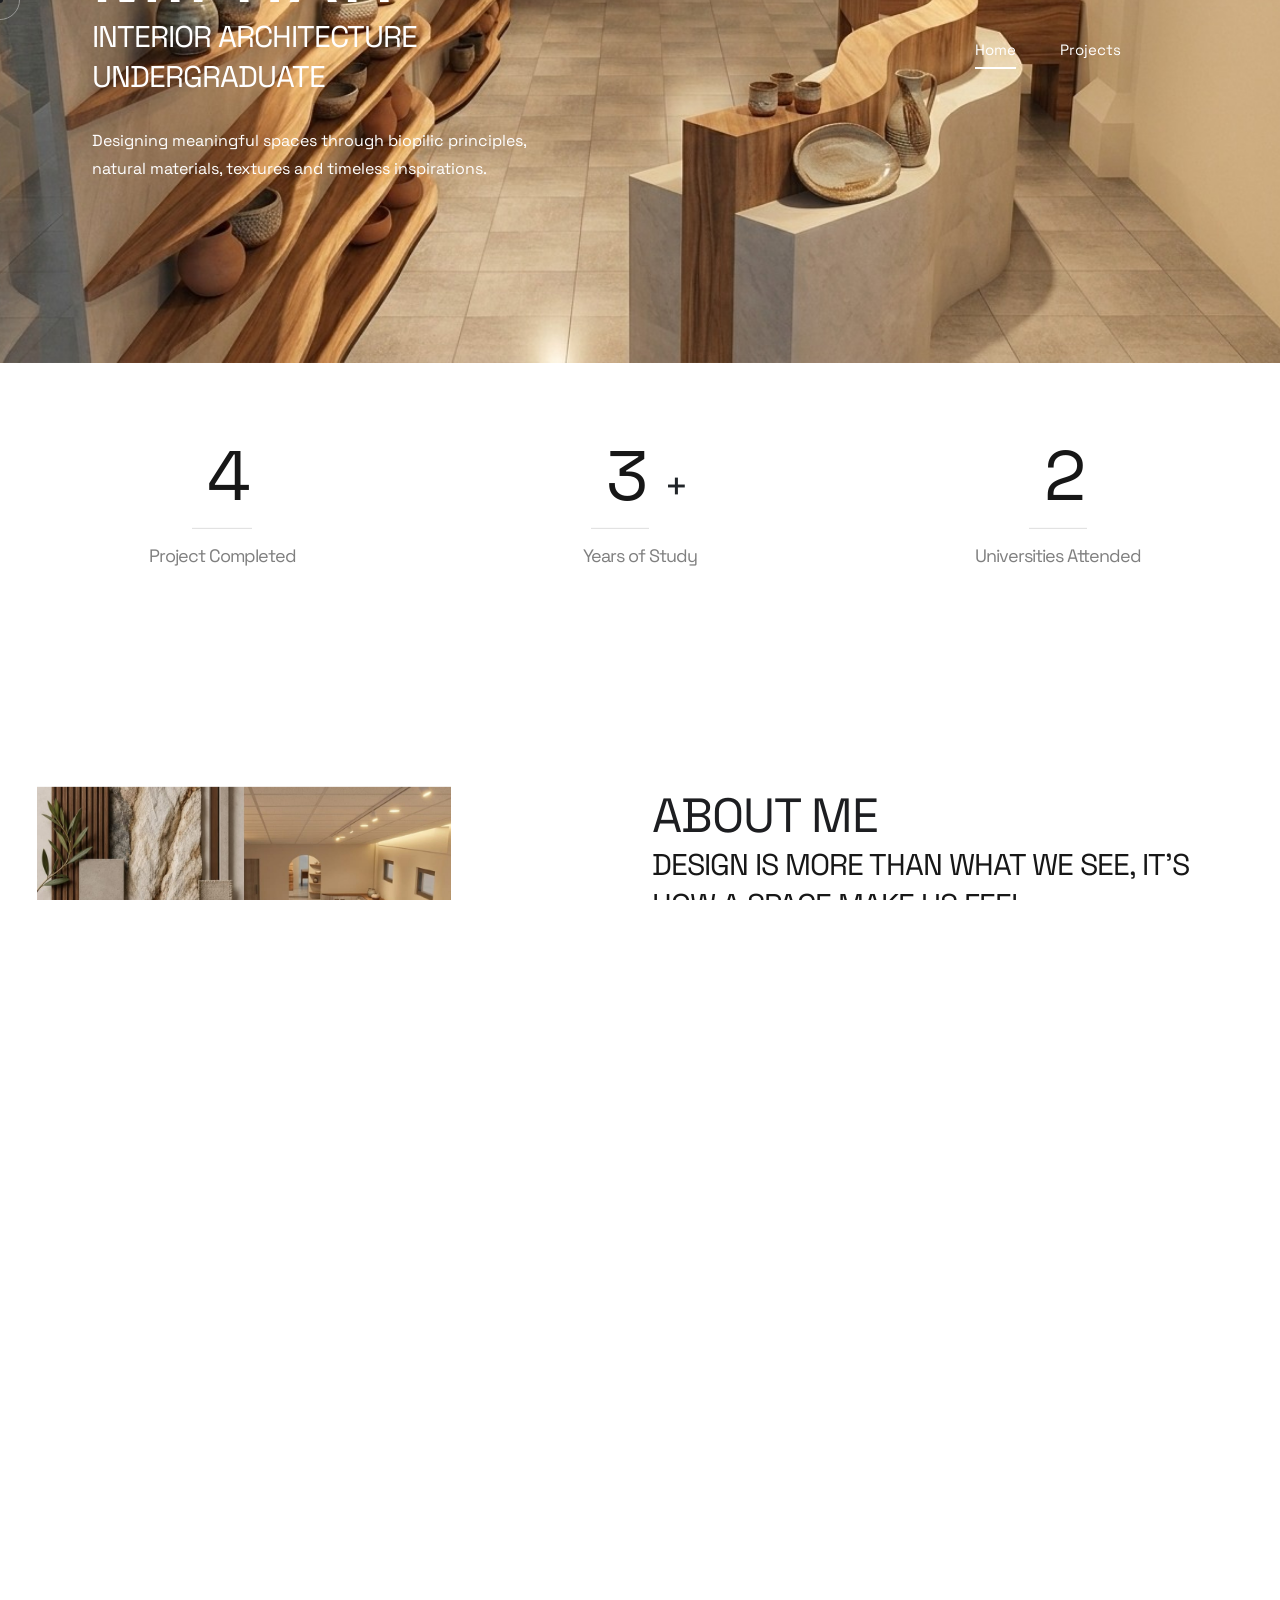
<file: index.html>
<!DOCTYPE html>
<html lang="zxx">

<head>
    <meta charset="utf-8">
    <meta http-equiv="X-UA-Compatible" content="IE=edge">
    <meta name="viewport" content="width=device-width, initial-scale=1.0, user-scalable=0">

    <title>Fathima Mifrah | Portfolio</title>

    <!--Favicon
    <link rel="icon" href="assets/img/favicon.png" type="image/png">-->

    <!-- Bootstrap CSS -->
    <link href="assets/css/bootstrap.min.css" rel="stylesheet">
    <!-- Line Awesome CSS -->
    <link href="assets/css/line-awesome.min.css" rel="stylesheet">
    <!-- Font Awesome CSS -->
    <link href="assets/css/fontAwesomePro.css" rel="stylesheet">
    <!-- Animate CSS-->
    <link href="assets/css/animate.css" rel="stylesheet">
    <!-- Bar Filler CSS -->
    <link href="assets/css/barfiller.css" rel="stylesheet">
    <!-- Magnific Popup Video -->
    <link href="assets/css/magnific-popup.css" rel="stylesheet">
    <!-- Flaticon CSS -->
    <link href="assets/css/flaticon.css" rel="stylesheet">
    <!-- Owl Carousel CSS -->
    <link href="assets/css/owl.carousel.css" rel="stylesheet">
    <!-- Slick Slider CSS -->
    <link href="assets/css/slick.css" rel="stylesheet">
    <!-- Nice Select  -->
    <link href="assets/css/nice-select.css" rel="stylesheet">
    <!-- Back to Top -->
    <link href="assets/css/backToTop.css" rel="stylesheet">
    <!-- Metis Menu -->
    <link href="assets/css/metismenu.css" rel="stylesheet">
    <!-- Odometer CSS -->
    <link href="assets/css/odometer.min.css" rel="stylesheet">
    <!-- Style CSS -->
    <link href="assets/css/style.css" rel="stylesheet">


    <!-- jquery -->
    <script src="assets/js/jquery-3.6.0.min.js"></script>
</head>

<body>

    <!-- Pre-Loader -->
    <div id="loader"></div>

    <!-- Mouse Cursor  -->
    <div class="mouseCursor cursor-outer"></div>
    <div class="mouseCursor cursor-inner"><span>Drag</span></div>

    <div id="smooth-wrapper">

        <!-- Header Area  -->
        <div class="header-area absolute-header">
            <div id="header-sticky">
                <div class="navigation">
                    <div class="container">
                        <div class="row align-items-center">
                            <div class="col-xl-5 col-lg-4 col-6">
                                <div class="logo">
                                    <a href="index.html" class="logo"></a>
                                </div>
                            </div>
                            <div class="col-xl-6 col-lg-7 d-none d-lg-block text-lg-end">
                                <div class="main-menu">
                                    <ul>
                                        <li class="active"><a class="navlink" href="#">Home</a>
                                        </li>
                                        <li><a class="navlink" href="#">Projects</a>
                                            <ul class="sub-menu">
                                                <li><a href="retail-project.html">Retail Project</a></li>
                                                <li><a href="hostel-project.html">Hostel Project</a></li>
                                                <li><a href="light-fittings.html">Light Fittings</a></li>
                                                <li><a href="furniture-project.html">Furniture Project</a></li>
                                            </ul>
                                        </li>
                                    </ul>
                                </div>
                            </div>
                            <!-- Mobile Menu -->
                            <div class="mobile-nav-bar col-6 d-block d-lg-none">
                                <div class="mobile-nav-wrap">
                                    <div id="hamburger">
                                        <i class="las la-bars"></i>
                                    </div>
                                    <!-- mobile menu - responsive menu  -->
                                    <div class="mobile-nav">
                                        <button type="button" class="close-nav">
                                            <i class="las la-times-circle"></i>
                                        </button>
                                        <nav class="sidebar-nav">
                                            <ul class="metismenu" id="mobile-menu">
                                                <li><a class="has-arrow" href="index.html">Home</a>
                                                </li>
                                                <li><a class="has-arrow" href="#">projects</a>
                                                    <ul class="sub-menu">
                                                        <li><a href="retail-project.html">Retail Project</a></li>
                                                        <li><a href="hostel-project.html">Hostel Project</a></li>
                                                        <li><a href="light-fittings.html">Light Fittings</a></li>
                                                        <li><a href="furniture-project.html">Furniture Project</a></li>
                                                    </ul>
                                                </li>
                                            </ul>
                                        </nav>
                                        <div class="action-bar">
                                            <a href="mailto:mifrahmunzir18@gmail.com"><i
                                                    class="las la-envelope"></i>mifrahmunzir18@gmail.com</a>
                                            <a href="tel:+94707509409"><i class="fal fa-phone"></i>0707509409</a>
                                        </div>
                                    </div>
                                </div>
                            </div>
                        </div>
                    </div>
                </div>
            </div>
        </div>


        <div id="smooth-content">

            <!-- Hero Area -->
            <div id="home-2" class="homepage-slides owl-carousel">
                <div class="single-slide-item d-flex align-items-center"
                    data-background="assets/img/slider/banner.jpeg">
                    <div class="hero-area-content">
                        <div class="container">
                            <div class="row align-items-center">
                                <div class="col-xl-7 col-lg-8 col-md-10 col-sm-8 wow fadeInUp animated"
                                    data-wow-delay=".2s">
                                    <div class="section-title">
                                        <h1 class="text-white">Fathima Mifrah</h1>
                                        <h3 class="text-white">INTERIOR ARCHITECTURE UNDERGRADUATE</h3>
                                    </div>

                                    <p class="text-white">Designing meaningful spaces through biopilic principles,
                                        natural materials, textures and timeless inspirations.</p>
                                    <!--<a href="about.html" class="theme-btn mt-40">Learn More</a>-->
                                </div>
                            </div>
                        </div>
                    </div>
                </div>
            </div>

            <!-- Counter Section -->
            <div class="counter-section section-padding pt-60 pb-50">
                <div class="container">
                    <div class="row gx-5">
                        <div class="col-lg-4 col-md-3 col-sm-6">
                            <div class="single-counter-box">
                                <p class="counter-number"><span class="purecounter" data-purecounter-duration="1"
                                        data-purecounter-end="4">4</span></p>
                                <h6>Project Completed</h6>
                            </div>
                        </div>
                        <div class="col-lg-4 col-md-3 col-sm-6">
                            <div class="single-counter-box">
                                <p class="counter-number"><span class="purecounter" data-purecounter-duration="1"
                                        data-purecounter-end="3">3</span></p><span>+</span>
                                <h6>Years of Study</h6>
                            </div>
                        </div>
                        <div class="col-lg-4 col-md-3 col-sm-6">
                            <div class="single-counter-box">
                                <p class="counter-number"><span class="purecounter" data-purecounter-duration="1"
                                        data-purecounter-end="2">2</span></p>
                                <h6>Universities Attended</h6>
                            </div>
                        </div>
                    </div>
                </div>
            </div>

            <!-- Vision Section -->
            <div class="vision-section section-padding">
                <div class="container">
                    <div class="row">
                        <div class="col-xl-6 col-lg-6">
                            <div class="about-img-wrap">
                                <div class="image-one wow fadeInUp" data-wow-delay=".2s">
                                    <img src="assets/img/slider/about-me.jpeg" alt="">
                                </div>
                                <!--<div class="image-two wow fadeInUp" data-wow-delay=".4s">
                                    <img src="assets/img/slider/about-2.png" alt="">
                                </div>-->
                            </div>
                        </div>
                        <div class="col-xl-6 col-lg-6">
                            <div class="section-title text-low">
                                <h2>ABOUT ME</h2>
                                <h3>DESIGN IS MORE THAN WHAT WE SEE,
                                    IT’S HOW A SPACE MAKE US FEEL.</h3>
                            </div>
                            <p>
                                I am Mifrah, a final-year Interior Architecture student at NIBM(NIC) with a
                                passion for biophilic designs. I believe in creating spaces that seamlessly
                                connect the built environment with nature through sustainable materials,
                                natural colours, and organic forms.<br><br>


                                I am proficient in AutoCAD, SketchUp, Photoshop, and Illustrator, and I am
                                always eager to explore new ideas, techniques, and creative approaches to
                                design.
                            </p>
                            <div class="about-list-item mt-30">
                                <div class="row">
                                    <div class="col-md-6">
                                        <ul>
                                            <h3>Education</h3><br>
                                            <li><i class="las la-plus"></i>
                                                <span style="font-weight: bolder;">Limkokwing University</span><br>
                                                Malaysia<br>
                                                Bachelor of Arts Interior Design Architecture
                                            </li>
                                            <li><i class="las la-plus"></i>
                                                <span style="font-weight: bolder;">Northumbria university
                                                    (AOD)</span><br>
                                                UK<br>
                                                Foundation Studies
                                            </li>
                                        </ul>
                                    </div>
                                </div>
                            </div>
                        </div>
                    </div>
                </div>
            </div>

            <!-- Project Section  -->
            <div id="project-2" class="project-section section-padding pt-100 pb-100">
                <div class="container">
                    <div class="row justify-content-center border-bottom">
                        <div class="col-xl-12">
                            <div class="section-title text-up">
                                <h2>Selected Projects</h2>
                            </div>
                        </div>
                    </div>
                    <div class="row">
                        <nav>
                            <div class="nav project-list" role="tablist">
                                <!--<button class="nav-link active" id="all-projects-tab" data-bs-toggle="tab"
                                    data-bs-target="#all-projects" type="button" role="tab" aria-controls="all-projects"
                                    aria-selected="true">
                                    All Projects
                                </button>-->

                                <button class="nav-link" id="retail-project-tab" data-bs-toggle="tab"
                                    data-bs-target="#retail-project" type="button" role="tab"
                                    aria-controls="retail-project" aria-selected="false">Retail Project</button>
                                <button class="nav-link" id="hostel-project-tab" data-bs-toggle="tab"
                                    data-bs-target="#hostel-project" type="button" role="tab"
                                    aria-controls="hostel-project" aria-selected="false">Hostel Project</button>
                                <button class="nav-link" id="light-fittings-tab" data-bs-toggle="tab"
                                    data-bs-target="#light-fittings" type="button" role="tab"
                                    aria-controls="light-fittings" aria-selected="false">Light Fittings</button>
                                <button class="nav-link" id="furniture-projects-tab" data-bs-toggle="tab"
                                    data-bs-target="#furniture-projects" type="button" role="tab"
                                    aria-controls="furniture-projects" aria-selected="false">Furniture Projects</button>
                            </div>
                        </nav>

                        <!--
                        <div class="tab-pane fade show active" id="all-projects" role="tabpanel"
                            aria-labelledby="all-projects-tab">

                            <div class="row">

                                <div class="col-xl-4 col-lg-4 col-md-6 col-12">
                                    <div class="featured-work-wrapper"
                                        data-background="assets/img/project/retail-project.jpeg"
                                        style="cursor: pointer;" onclick="window.location='retail-project.html';">

                                        <div class="featured-work-inner">
                                            <div class="fetured-work-bg"></div>

                                            <a href="retail-project.html" class="details-link">
                                                <i class="las la-arrow-right"></i>
                                            </a>

                                            <div class="featured-work-info">
                                                <h2>Retail Project</h2>
                                                <h4>CRAFT INDUSTRY - POTTERY FLOATING MARKET</h4>
                                            </div>
                                        </div>
                                    </div>
                                </div>

                                <div class="col-xl-4 col-lg-4 col-md-6 col-12">
                                    <div class="featured-work-wrapper"
                                        data-background="assets/img/project/hostel-project.jpeg"
                                        style="cursor: pointer;" onclick="window.location='project-details.html';">

                                        <div class="featured-work-inner">
                                            <div class="fetured-work-bg"></div>

                                            <a href="project-details.html" class="details-link">
                                                <i class="las la-arrow-right"></i>
                                            </a>

                                            <div class="featured-work-info">
                                                <h2>Hostel Project</h2>
                                                <h4>BOHEMIAN DROP INN HOSTEL</h4>
                                            </div>
                                        </div>
                                    </div>
                                </div>

                                <div class="col-xl-4 col-lg-4 col-md-6 col-12">
                                    <div class="featured-work-wrapper" data-background="assets/img/project/3-7.jpg"
                                        style="cursor: pointer;" onclick="window.location='project-details.html';">

                                        <div class="featured-work-inner">
                                            <div class="fetured-work-bg"></div>

                                            <a href="project-details.html" class="details-link">
                                                <i class="las la-arrow-right"></i>
                                            </a>

                                            <div class="featured-work-info">
                                                <h2>Light Fittings</h2>
                                                <h4>White Clay</h4>
                                            </div>
                                        </div>
                                    </div>
                                </div>

                                <div class="col-xl-4 col-lg-4 col-md-6 col-12">
                                    <div class="featured-work-wrapper" data-background="assets/img/project/3-10.jpg"
                                        style="cursor: pointer;" onclick="window.location='project-details.html';">

                                        <div class="featured-work-inner">
                                            <div class="fetured-work-bg"></div>

                                            <a href="project-details.html" class="details-link">
                                                <i class="las la-arrow-right"></i>
                                            </a>

                                            <div class="featured-work-info">
                                                <h2>Furniture Projects</h2>
                                                <h4>Mahogany</h4>
                                            </div>
                                        </div>
                                    </div>
                                </div>

                            </div>
                        </div>-->

                        <div class="tab-content" id="nav-tabContent">
                            <div class="tab-pane fade show active" id="retail-project" role="tabpanel"
                                aria-labelledby="retail-project-tab" tabindex="0">
                                <div class="row">
                                    <div class="col-xl-4 col-lg-4 col-md-4 col-12">
                                        <div class="featured-work-wrapper"
                                            data-background="assets/img/project/retail-project.jpeg"
                                            style="cursor: pointer;" onclick="window.location='retail-project.html';">
                                            <div class="featured-work-inner">
                                                <div class="fetured-work-bg">
                                                </div>
                                                <a href="retail-project.html" class="details-link">
                                                    <i class="las la-arrow-right"></i>
                                                </a>
                                                <div class="featured-work-info">
                                                    <h2>Retail Project</h2>
                                                    <h4>CRAFT INDUSTRY - POTTERY FLOATING MARKET</h4>
                                                </div>
                                            </div>
                                        </div>
                                    </div>
                                    <div class="col-xl-4 col-lg-4 col-md-4 col-12">
                                        <div class="featured-work-wrapper"
                                            data-background="assets/img/project/retail-project-rendered-2.jpeg"
                                            style="cursor: pointer;" onclick="window.location='retail-project.html';">
                                            <div class="featured-work-inner">
                                                <div class="fetured-work-bg">
                                                </div>
                                                <a href="retail-project.html" class="details-link">
                                                    <i class="las la-arrow-right"></i>
                                                </a>
                                                <div class="featured-work-info">
                                                    <h2>Retail Project</h2>
                                                    <h4>CRAFT INDUSTRY - POTTERY FLOATING MARKET</h4>
                                                </div>
                                            </div>
                                        </div>
                                    </div>
                                </div>
                            </div>
                            <div class="tab-pane fade" id="hostel-project" role="tabpanel"
                                aria-labelledby="hostel-project-tab" tabindex="0">
                                <div class="row">
                                    <div class="col-xl-4 col-lg-4 col-md-4 col-12">
                                        <div class="featured-work-wrapper"
                                            data-background="assets/img/project/hostel-project.jpeg"
                                            style="cursor: pointer;" onclick="window.location='hostel-project.html';">
                                            <div class="featured-work-inner">
                                                <div class="fetured-work-bg">
                                                </div>
                                                <a href="hostel-project.html" class="details-link">
                                                    <i class="las la-arrow-right"></i>
                                                </a>
                                                <div class="featured-work-info">
                                                    <h2>Hostel Project</h2>
                                                    <h4>BOHEMIAN DROP INN HOSTEL</h4>
                                                </div>
                                            </div>
                                        </div>
                                    </div>
                                    <div class="col-xl-4 col-lg-4 col-md-4 col-12">
                                        <div class="featured-work-wrapper"
                                            data-background="assets/img/project/hostel-render-2.jpeg"
                                            style="cursor: pointer;" onclick="window.location='hostel-project.html';">
                                            <div class="featured-work-inner">
                                                <div class="fetured-work-bg">
                                                </div>
                                                <a href="hostel-project.html" class="details-link">
                                                    <i class="las la-arrow-right"></i>
                                                </a>
                                                <div class="featured-work-info">
                                                    <h2>Hostel Project</h2>
                                                    <h4>BOHEMIAN DROP INN HOSTEL</h4>
                                                </div>
                                            </div>
                                        </div>
                                    </div>
                                </div>
                            </div>
                            <div class="tab-pane fade" id="light-fittings" role="tabpanel"
                                aria-labelledby="light-fittings-tab" tabindex="0">
                                <div class="row">
                                    <div class="row">
                                        <div class="col-xl-4 col-lg-4 col-md-4 col-12">
                                            <div class="featured-work-wrapper"
                                                data-background="assets/img/project/light-fittings-1.jpeg" style="cursor: pointer;"
                                                onclick="window.location='light-fittings.html';">
                                                <div class="featured-work-inner">
                                                    <div class="fetured-work-bg">
                                                    </div>
                                                    <a href="light-fittings.html" class="details-link">
                                                        <i class="las la-arrow-right"></i>
                                                    </a>
                                                    <div class="featured-work-info">
                                                        <h2>Light Fittings</h2>
                                                        <h4>White Clay</h4>
                                                    </div>
                                                </div>
                                            </div>
                                        </div>
                                        <div class="col-xl-4 col-lg-4 col-md-4 col-12">
                                            <div class="featured-work-wrapper"
                                                data-background="assets/img/project/light-fittings-2.jpeg" style="cursor: pointer;"
                                                onclick="window.location='light-fittings.html';">
                                                <div class="featured-work-inner">
                                                    <div class="fetured-work-bg">
                                                    </div>
                                                    <a href="light-fittings.html" class="details-link">
                                                        <i class="las la-arrow-right"></i>
                                                    </a>
                                                    <div class="featured-work-info">
                                                        <h2>Light Fittings</h2>
                                                        <h4>White Clay</h4>
                                                    </div>
                                                </div>
                                            </div>
                                        </div>
                                    </div>
                                </div>
                            </div>
                            <div class="tab-pane fade" id="furniture-projects" role="tabpanel"
                                aria-labelledby="furniture-projects-tab" tabindex="0">
                                <div class="row">
                                    <div class="col-xl-4 col-lg-4 col-md-4 col-12">
                                        <div class="featured-work-wrapper" data-background="assets/img/project/furniture-3.jpeg"
                                            style="cursor: pointer;" onclick="window.location='furniture-project.html';">
                                            <div class="featured-work-inner">
                                                <div class="fetured-work-bg">
                                                </div>
                                                <a href="furniture-project.html" class="details-link">
                                                    <i class="las la-arrow-right"></i>
                                                </a>
                                                <div class="featured-work-info">
                                                    <h2>Furniture Projects</h2>
                                                    <h4>Mahogany</h4>
                                                </div>
                                            </div>
                                        </div>
                                    </div>
                                    <div class="col-xl-4 col-lg-4 col-md-4 col-12">
                                        <div class="featured-work-wrapper" data-background="assets/img/project/furniture-4.jpeg"
                                            style="cursor: pointer;" onclick="window.location='furniture-project.html';">
                                            <div class="featured-work-inner">
                                                <div class="fetured-work-bg">
                                                </div>
                                                <a href="furniture-project.html" class="details-link">
                                                    <i class="las la-arrow-right"></i>
                                                </a>
                                                <div class="featured-work-info">
                                                    <h2>Furniture Projects</h2>
                                                    <h4>Mahogany</h4>
                                                </div>
                                            </div>
                                        </div>
                                    </div>
                                </div>
                            </div>
                        </div>
                    </div>
                </div>
            </div>


            <!-- Footer Area -->
            <footer class="footer-area">
                <div class="container">
                    <div class="footer-up">
                        <div class="row gy-5">
                            <div class="col-lg-6 col-md-6 col-sm-12">
                                <a href="index.html" class="logo">Fathima Mifrah</a>
                                <p>Interior Architecture Portfolio
                                </p>
                            </div>
                            <div class="col-lg-6 col-md-6">
                                <div class="company-email">
                                    <a href="mailto:mifrahmunzir18@gmail.com">mifrahmunzir18@gmail.com</a>
                                </div>
                                <div class="phone-number">
                                    <a href="tel:+94707509409">0707509409</a>
                                </div>

                            </div>

                        </div>
                    </div>
                </div>
            </footer>

        </div>
    </div>

    <!-- back to top start -->
    <div class="progress-wrap">
        <svg class="progress-circle svg-content" width="100%" height="100%" viewBox="-1 -1 102 102">
            <path d="M50,1 a49,49 0 0,1 0,98 a49,49 0 0,1 0,-98" />
        </svg>
    </div>

    <!-- Popper JS -->
    <script src="assets/js/popper.min.js"></script>
    <!-- Bootstrap JS -->
    <script src="assets/js/bootstrap.min.js"></script>
    <!-- Wow JS -->
    <script src="assets/js/wow.min.js"></script>
    <!-- Pure Counter JS -->
    <script src="assets/js/pure-counter.js"></script>
    <!-- Owl Carousel JS -->
    <script src="assets/js/owl.carousel.min.js"></script>
    <!-- Slick Slider JS -->
    <script src="assets/js/slick.min.js"></script>
    <!-- Magnific Popup JS -->
    <script src="assets/js/magnific-popup.min.js"></script>
    <!-- Isotope JS -->
    <script src="assets/js/isotope-3.0.6-min.js"></script>
    <!-- Nice Select JS -->
    <script src="assets/js/jquery.nice-select.min.js"></script>
    <!-- Back To Top JS -->
    <script src="assets/js/backToTop.js"></script>
    <!-- Metis Menu JS -->
    <script src="assets/js/metismenu.js"></script>
    <!-- Progress Bar JS -->
    <script src="assets/js/jquery.barfiller.js"></script>
    <!-- Appear JS -->
    <script src="assets/js/jquery.appear.min.js"></script>
    <!-- Odometer JS -->
    <script src="assets/js/odometer.min.js"></script>
    <!-- Odometer JS -->
    <script src="assets/js/odometer.min.js"></script>
    <!-- GSAP Animation JS -->
    <script src="assets/js/gsap.min.js"></script>
    <script src="assets/js/gsap-scroll-to-plugin.js"></script>
    <script src="assets/js/SplitText.min.js"></script>
    <script src="assets/js/ScrollSmoother.min.js"></script>
    <script src="assets/js/ScrollTrigger.min.js"></script>
    <script src="assets/js/smoother-script.js"></script>
    <script src="assets/js/heading-animation.js"></script>
    <script src="assets/js/paragraph-animation.js"></script>
    <!-- Main JS -->
    <script src="assets/js/main.js"></script>

</body>

</html>
</file>
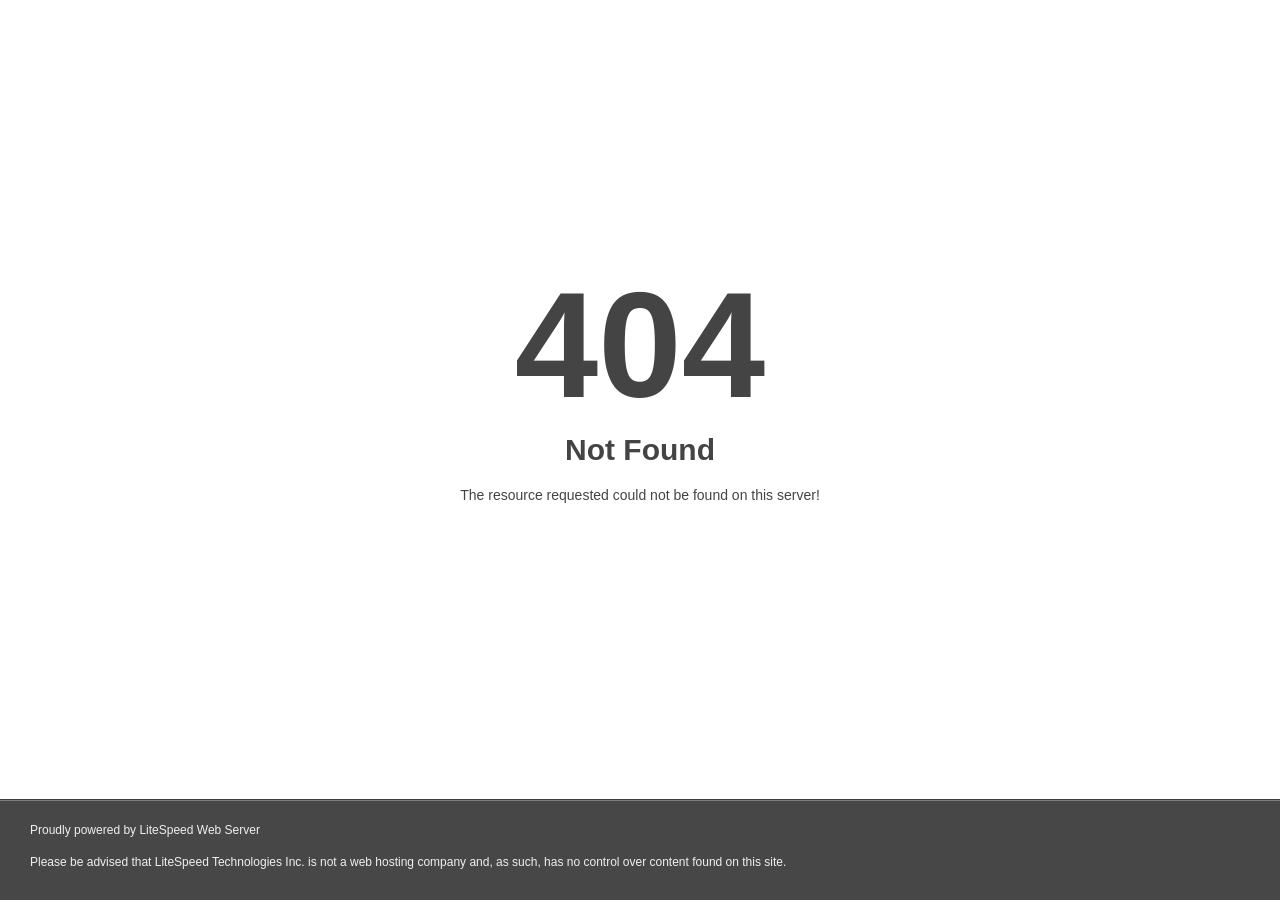
<file: assets/css/owl.video.play.html>
<!DOCTYPE html>
<html style="height:100%">
<head>
<meta name="viewport" content="width=device-width, initial-scale=1, shrink-to-fit=no" />
<title> 404 Not Found
</title><style>@media (prefers-color-scheme:dark){body{background-color:#000!important}}</style></head>
<body style="color: #444; margin:0;font: normal 14px/20px Arial, Helvetica, sans-serif; height:100%; background-color: #fff;">
<div style="height:auto; min-height:100%; ">     <div style="text-align: center; width:800px; margin-left: -400px; position:absolute; top: 30%; left:50%;">
        <h1 style="margin:0; font-size:150px; line-height:150px; font-weight:bold;">404</h1>
<h2 style="margin-top:20px;font-size: 30px;">Not Found
</h2>
<p>The resource requested could not be found on this server!</p>
</div></div><div style="color:#f0f0f0; font-size:12px;margin:auto;padding:0px 30px 0px 30px;position:relative;clear:both;height:100px;margin-top:-101px;background-color:#474747;border-top: 1px solid rgba(0,0,0,0.15);box-shadow: 0 1px 0 rgba(255, 255, 255, 0.3) inset;">
<br>Proudly powered by LiteSpeed Web Server<p>Please be advised that LiteSpeed Technologies Inc. is not a web hosting company and, as such, has no control over content found on this site.</p></div></body></html>
</file>
<file: assets/css/barfiller.css>
body {
    font-family: Arial;
    background: #eee;
}

.barfiller {
    width: 100%;
    height: 2px;
    background: #eee;
    position: relative;
    margin-bottom: 10px;
}

.barfiller .fill {
    display: block;
    position: relative;
    width: 0px;
    height: 100%;
    background: #171717;
    z-index: 1;
}

.barfiller .tipWrap {
    display: none;
}

.barfiller .tip {
    margin-top: -30px;
    padding: 2px 4px;
    font-size: 12px;
    font-weight: 600;
    color: #fff;
    left: 40%;
    position: absolute;
    z-index: 2;
    background:#C5853A;
    display: none;
}

.single-bar-item {
    display: flex;
    justify-content: space-between;
    align-items: center;
}

.single-bar-item h5 {
    font-size: 18px;
    font-weight: 400;
    margin: 15px 0;
}

.bar-parcentage {
    font-size: 16px;
    font-weight: 600;
}
</file>
<file: assets/css/flaticon.css>
/*
  	Flaticon icon font: Flaticon
  	Creation date: 04/09/2020 04:10
  	*/

	@font-face {
		font-family: "Flaticon";
		src: url("../fonts/Flaticon.eot");
		src: url("../fonts/Flaticond41d.eot?#iefix") format("embedded-opentype"),
			url("../fonts/Flaticon.woff2") format("woff2"),
			url("../fonts/Flaticon.woff") format("woff"),
			url("../fonts/Flaticon.ttf") format("truetype"),
			url("../fonts/Flaticon.svg#Flaticon") format("svg");
		font-weight: normal;
		font-style: normal;
	}

	@media screen and (-webkit-min-device-pixel-ratio:0) {
		@font-face {
			font-family: "Flaticon";
			src: url("../fonts/Flaticon.svg#Flaticon") format("svg");
		}
	}

	[class^="flaticon-"]:before,
	[class*=" flaticon-"]:before,
	[class^="flaticon-"]:after,
	[class*=" flaticon-"]:after {
		font-family: Flaticon;
		font-size: 20px;
		font-style: normal;
	}

	.flaticon-floor-plan:before {
		content: "\f100";
	}

	.flaticon-sketch:before {
		content: "\f101";
	}

	.flaticon-home:before {
		content: "\f102";
	}

	.flaticon-architecture:before {
		content: "\f103";
	}

	.flaticon-city-hall:before {
		content: "\f104";
	}

	.flaticon-town:before {
		content: "\f105";
	}

	.flaticon-appartment:before {
		content: "\f106";
	}

	.flaticon-medieval-house:before {
		content: "\f107";
	}

	.flaticon-architect:before {
		content: "\f108";
	}

	.flaticon-blueprint:before {
		content: "\f109";
	}
</file>
<file: assets/css/nice-select.css>
.nice-select {
	-webkit-tap-highlight-color: transparent;
	background-color: #fff;
	color: #777;
	border-radius: 5px;
	border: solid 1px #e8e8e8;
	box-sizing: border-box;
	clear: both;
	cursor: pointer;
	display: block;
	float: left;
	font-family: inherit;
	font-size: 16px;
	font-weight: normal;
	height: 42px;
	line-height: 40px;
	outline: none;
	padding-left: 18px;
	padding-right: 30px;
	position: relative;
	text-align: left !important;
	-webkit-transition: all 0.2s ease-in-out;
	transition: all 0.2s ease-in-out;
	-webkit-user-select: none;
	-moz-user-select: none;
	-ms-user-select: none;
	user-select: none;
	white-space: nowrap;
	width: auto;
}

.nice-select:hover {
	border-color: #dbdbdb;
}

.nice-select:active,
.nice-select.open,
.nice-select:focus {
	border-color: #999;
}

.nice-select:after {
	border-bottom: 2px solid #999;
	border-right: 2px solid #999;
	content: '';
	display: block;
	height: 5px;
	margin-top: -4px;
	pointer-events: none;
	position: absolute;
	right: 12px;
	top: 50%;
	-webkit-transform-origin: 66% 66%;
	-ms-transform-origin: 66% 66%;
	transform-origin: 66% 66%;
	-webkit-transform: rotate(45deg);
	-ms-transform: rotate(45deg);
	transform: rotate(45deg);
	-webkit-transition: all 0.15s ease-in-out;
	transition: all 0.15s ease-in-out;
	width: 5px;
}

.nice-select.open:after {
	-webkit-transform: rotate(-135deg);
	-ms-transform: rotate(-135deg);
	transform: rotate(-135deg);
}

.nice-select.open .list {
	opacity: 1;
	pointer-events: auto;
	-webkit-transform: scale(1) translateY(0);
	-ms-transform: scale(1) translateY(0);
	transform: scale(1) translateY(0);
}

.nice-select.disabled {
	border-color: #ededed;
	color: #999;
	pointer-events: none;
}

.nice-select.disabled:after {
	border-color: #cccccc;
}

.nice-select.wide {
	width: 100%;
}

.nice-select.wide .list {
	left: 0 !important;
	right: 0 !important;
}

.nice-select.right {
	float: right;
}

.nice-select.right .list {
	left: auto;
	right: 0;
}

.nice-select.small {
	font-size: 12px;
	height: 36px;
	line-height: 34px;
}

.nice-select.small:after {
	height: 4px;
	width: 4px;
}

.nice-select.small .option {
	line-height: 34px;
	min-height: 34px;
}

.nice-select .list {
	background-color: #fff;
	border-radius: 5px;
	box-shadow: 0 0 0 1px rgba(68, 68, 68, 0.11);
	box-sizing: border-box;
	margin-top: 4px;
	opacity: 0;
	overflow: hidden;
	padding: 0;
	pointer-events: none;
	position: absolute;
	top: 100%;
	left: 0;
	-webkit-transform-origin: 50% 0;
	-ms-transform-origin: 50% 0;
	transform-origin: 50% 0;
	-webkit-transform: scale(0.75) translateY(-21px);
	-ms-transform: scale(0.75) translateY(-21px);
	transform: scale(0.75) translateY(-21px);
	-webkit-transition: all 0.2s cubic-bezier(0.5, 0, 0, 1.25), opacity 0.15s ease-out;
	transition: all 0.2s cubic-bezier(0.5, 0, 0, 1.25), opacity 0.15s ease-out;
	z-index: 9;
}

.nice-select .list:hover .option:not(:hover) {
	background-color: transparent !important;
}

.nice-select .option {
	cursor: pointer;
	font-weight: 400;
	line-height: 40px;
	list-style: none;
	min-height: 40px;
	outline: none;
	padding-left: 18px;
	padding-right: 29px;
	text-align: left;
	-webkit-transition: all 0.2s;
	transition: all 0.2s;
}

.nice-select .option:hover,
.nice-select .option.focus,
.nice-select .option.selected.focus {
	background-color: #f6f6f6;
}

.nice-select .option.selected {
	font-weight: bold;
}

.nice-select .option.disabled {
	background-color: transparent;
	color: #999;
	cursor: default;
}

.no-csspointerevents .nice-select .list {
	display: none;
}

.no-csspointerevents .nice-select.open .list {
	display: block;
}
</file>
<file: assets/css/backToTop.css>
.progress-wrap {
    position: fixed;
    right: 50px;
    bottom: 80px;
    height: 46px;
    width: 46px;
    cursor: pointer;
    display: block;
    border-radius: 50px;
    box-shadow: inset 0 0 0 2px rgba(95, 58, 252, 0.2);
    z-index: 99;
    opacity: 0;
    visibility: hidden;
    transform: translateY(15px);
    -webkit-transition: all 200ms linear;
    transition: all 200ms linear;    
}

@media only screen and (min-width: 768px) and (max-width: 991px) {
    .progress-wrap {
      right: 20px;
      bottom: 80px;
    }
  }
  @media (max-width: 767px) {
    .progress-wrap {
        right: 20px;
        bottom: 100px;
    }
  }

.progress-wrap.active-progress {
    opacity: 1;
    visibility: visible;
    transform: translateY(0);
}

.progress-wrap::after {
    position: absolute;
    content: "\f176";
    font-family: "Font Awesome 5 Pro";
    text-align: center;
    line-height: 46px;
    font-size: 20px;
    color: #ddd;
    left: 0;
    top: 0;
    height: 46px;
    width: 46px;
    cursor: pointer;
    display: block;
    z-index: 1;
    -webkit-transition: all 200ms linear;
    transition: all 200ms linear;
}

.progress-wrap svg path {
    fill: none;
}

.progress-wrap svg.progress-circle path {
    stroke: #333;
    stroke-width: 4;
    box-sizing: border-box;
    -webkit-transition: all 200ms linear;
    transition: all 200ms linear;
}
</file>
<file: assets/css/style.css>
@charset "UTF-8";
/*
Template Name: Architon
Template URI: 
Description: Architecture & Interior Design HTML Template 
Author: Capricorn Studio
Author URI: 
Version: 1.0
 */
/*-- Google Font Import 
-----------------------------------------*/
@import url("https://fonts.googleapis.com/css2?family=Space+Grotesk:wght@300;400;500;600;700&amp;display=swap");
/*------------Typography----------------- */
html,
body {
  height: 100%;
  -moz-osx-font-smoothing: grayscale;
  -webkit-font-smoothing: antialiased;
  scroll-behavior: smooth;
}

body {
  font-family: "Space Grotesk", sans-serif;
  font-size: 15px;
  line-height: 25px;
  font-weight: 400;
  position: relative;
  z-index: 1;
  background: #fff;
  overflow-x: hidden;
}

h1,
h2,
h3,
h4,
h5,
h6 {
  position: relative;
  color: #171717;
  font-family: "Space Grotesk", sans-serif;
  font-weight: 400;
  margin: 0;
  letter-spacing: -1px;
}

a {
  text-decoration: none;
  cursor: pointer;
  font-size: 12px;
  font-weight: 400;
  -webkit-transition: 0.5s;
  transition: 0.5s;
  color: #171717;
}
a:hover {
  color: #1B1E22;
}

p {
  font-family: "Space Grotesk", sans-serif;
  font-size: 16px;
  font-weight: 400;
  line-height: 28px;
  position: relative;
  color: #868686;
}
@media only screen and (min-width: 992px) and (max-width: 1200px) {
  p {
    font-size: 16px;
  }
}
@media only screen and (min-width: 768px) and (max-width: 991px) {
  p {
    font-size: 15px;
    line-height: 25px;
  }
}
@media (max-width: 767px) {
  p {
    font-size: 15px;
    line-height: 25px;
  }
}

button,
input,
textarea,
a:hover,
a:focus,
a:visited {
  text-decoration: none;
  outline: none;
  outline-width: 0 !important;
}

input:focus::-webkit-input-placeholder,
textarea:focus::-webkit-input-placeholder {
  color: transparent;
}

img {
  display: inline-block;
  max-width: 100%;
}

i,
span,
a {
  display: inline-block;
}

ul {
  list-style: none;
  margin: 0px;
  padding: 0px;
}

table,
th,
tr,
td {
  border: 1px solid #ddd;
}

th,
tr,
td {
  padding: 10px;
}

hr {
  border-top: 1px solid #777;
}

.fix {
  overflow: hidden;
}

/*Section Padding CSS*/
.section-padding {
  padding: 120px 0;
}
@media only screen and (min-width: 992px) and (max-width: 1200px) {
  .section-padding {
    padding: 100px 10px;
  }
}
@media only screen and (min-width: 768px) and (max-width: 991px) {
  .section-padding {
    padding: 90px 30px;
  }
}
@media (max-width: 767px) {
  .section-padding {
    padding: 60px 10px;
  }
}
@media only screen and (min-width: 540px) and (max-width: 767px) {
  .section-padding {
    padding: 40px 10px;
  }
}

/*Section Title */
.section-title {
  position: relative;
  margin-bottom: 30px;
}
@media only screen and (min-width: 768px) and (max-width: 991px) {
  .section-title {
    margin-bottom: 20px;
  }
}
@media (max-width: 767px) {
  .section-title {
    margin-bottom: 10px;
  }
}

.section-title h1 {
  font-size: 62px;
  font-weight: 400;
  line-height: 72px;
  letter-spacing: -2px;
  color: #171717;
}
@media only screen and (min-width: 992px) and (max-width: 1200px) {
  .section-title h1 {
    font-size: 55px;
    line-height: 65px;
  }
}
@media only screen and (min-width: 768px) and (max-width: 991px) {
  .section-title h1 {
    font-size: 44px;
    line-height: 60px;
  }
}
@media (max-width: 767px) {
  .section-title h1 {
    font-size: 30px;
    line-height: 40px;
  }
}
@media only screen and (min-width: 540px) and (max-width: 767px) {
  .section-title h1 {
    font-size: 40px;
    line-height: 50px;
  }
}

@media (max-width: 767px) {
  .green-bg .section-title h1 {
    font-size: 30px;
    line-height: 40px;
  }
}

.section-title h2 {
  font-size: 48px;
  font-weight: 400;
  line-height: 58px;
  letter-spacing: -1px;
  color: #1D1E21;
}
@media only screen and (min-width: 992px) and (max-width: 1200px) {
  .section-title h2 {
    font-size: 40px;
    line-height: 50px;
    margin: 0;
  }
}
@media only screen and (min-width: 768px) and (max-width: 991px) {
  .section-title h2 {
    font-size: 40px;
    line-height: 50px;
    margin: 0;
  }
}
@media (max-width: 767px) {
  .section-title h2 {
    font-size: 30px;
    line-height: 40px;
    margin: 15px 0;
  }
}
@media only screen and (min-width: 540px) and (max-width: 767px) {
  .section-title h2 {
    font-size: 40px;
    line-height: 50px;
    margin: 15px 0;
  }
}

.section-title.text-up h2 {
  text-transform: uppercase;
  font-size: 80px;
  font-weight: 300;
  letter-spacing: 1px;
  line-height: 1;
  display: inline-block;
}
@media (max-width: 767px) {
  .section-title.text-up h2 {
    font-size: 50px;
    margin: 15px 0;
  }
}

.section-title.text-up h2 span {
  position: absolute;
  top: -10px;
  right: -20px;
  font-size: 18px;
  font-weight: 400;
}

.section-title.text-low h2 {
  position: relative;
  display: inline-block;
}

.section-title.text-low h2 span {
  position: absolute;
  bottom: 15px;
  right: -25px;
  font-size: 18px;
  font-weight: 400;
}

.section-title h3 {
  font-size: 30px;
  line-height: 40px;
}
@media only screen and (min-width: 992px) and (max-width: 1200px) {
  .section-title h3 {
    font-size: 30px;
    line-height: 30px;
  }
}
@media only screen and (min-width: 768px) and (max-width: 991px) {
  .section-title h3 {
    font-size: 36px;
    line-height: 40px;
  }
}
@media (max-width: 767px) {
  .section-title h3 {
    font-size: 24px;
    line-height: 30px;
  }
}

.section-title h6 {
  text-transform: uppercase;
  font-size: 14px;
  font-weight: 400;
  letter-spacing: 2px;
  margin-bottom: 20px;
  color: #1D1E21;
  background: #ddd;
  display: inline-block;
  padding: 7px 10px;
}

.section-title p {
  margin: 0;
}

.section-title span {
  color: #1D1E21;
}

.section-title span i {
  color: #ddd;
  font-size: 80px;
}
@media (max-width: 767px) {
  .section-title span i {
    font-size: 40px;
  }
}

.section-title img {
  border-radius: 50px;
  height: 55px;
  position: relative;
  bottom: 5px;
}
@media (max-width: 767px) {
  .section-title img {
    display: none;
  }
}

/*Button Style */
.theme-btn, .white-btn, .primary-btn {
  display: inline-flex;
  background: #1D1E21;
  color: #fff;
  font-size: 14px;
  font-weight: 500;
  line-height: 1;
  letter-spacing: 1px;
  text-transform: uppercase;
  padding: 18px 30px;
  border: 1px solid #1D1E21;
  text-align: center;
  cursor: pointer;
  -webkit-transition: 0.3s;
  transition: 0.3s;
}
@media (max-width: 767px) {
  .theme-btn, .white-btn, .primary-btn {
    padding: 15px 32px;
  }
}
.theme-btn:hover, .white-btn:hover, .primary-btn:hover {
  background: #171717;
  border-color: #171717;
  color: #fff;
}

.primary-btn {
  background: #171717;
  border-color: #171717;
  color: #fff;
}
.primary-btn:hover {
  background: #fff;
  color: #171717;
  border-color: #171717;
}

.white-btn {
  background: #fff;
  border-color: #fff;
  color: #333;
}
.white-btn:hover {
  background: #1D1E21;
  color: #fff;
  border-color: #1D1E21;
}

/*Form Style CSS */
input,
textarea,
select {
  width: 100%;
  background: transparent;
  border: 1px solid #ddd;
  padding: 13px 20px;
  font-size: 14px;
  letter-spacing: 1px;
  -webkit-transition: 0.3s;
  transition: 0.3s;
}

textarea {
  height: 200px;
}

input[type=submit],
button[type=submit] {
  background: #1D1E21;
  border-color: #1D1E21;
  border-radius: 0;
  display: inline-block;
  color: #fff;
  width: 30%;
  -webkit-transition: 0.3s;
  transition: 0.3s;
  cursor: pointer;
  font-size: 15px;
  font-weight: 600;
}
@media (max-width: 767px) {
  input[type=submit],
  button[type=submit] {
    width: 100%;
  }
}

input[type=submit]:hover,
button[type=submit]:hover {
  background: #171717;
  color: #fff;
}

input::placeholder,
textarea::placeholder {
  font-size: 15px;
  font-weight: 400;
}

input.form-control {
  padding: 12px 20px;
  line-height: 1.2;
}

/*Bootstrap Customize CSS*/
@media (max-width: 767px) {
  .container-fluid {
    padding: 0 10px;
  }
}

.container {
  max-width: 1230px;
}

.btn:focus,
.btn:active {
  outline: none !important;
  box-shadow: none;
}

/* Bacground Color & Overlay CSS 
============== */
.theme-bg {
  background: #1D1E21;
}

.dark-bg {
  background: #171717;
}

.gray-bg {
  background: #F5F5F7;
}

.white-bg {
  background: #fff !important;
}

.bg-cover {
  background-size: cover;
  background-position: center;
  background-repeat: no-repeat;
  width: 100%;
}

.overlay, .overlay-5, .overlay-4, .overlay-3, .overlay-2 {
  position: absolute;
  content: "";
  width: 100%;
  height: 100%;
  background-color: #171717;
  opacity: 0.1;
  top: 0;
  left: 0;
  z-index: -1;
}

.overlay-2 {
  opacity: 0.2;
}

.overlay-3 {
  opacity: 0.3;
}

.overlay-4 {
  opacity: 0.4;
}

.overlay-5 {
  opacity: 0.5;
}

.overlay.active, .active.overlay-2, .active.overlay-3, .active.overlay-4, .active.overlay-5 {
  position: fixed;
  right: 0;
  top: 0;
  height: 100%;
  width: 100%;
  content: "";
  background-color: #000;
  z-index: 99;
  opacity: 0.5;
  visibility: visible;
}

.text-dark {
  color: #181818 !important;
}

.text-white {
  color: #fff !important;
}

.fix {
  overflow: hidden;
}

.separator {
  display: block;
  background-color: #ddd;
  width: 30px;
  height: 3px;
  margin: auto;
  margin-top: 20px;
  margin-bottom: 20px;
}

.b-none {
  border: none !important;
}

/* clears the ‘X’ from Chrome */
input[type=search]::-webkit-search-decoration,
input[type=search]::-webkit-search-cancel-button,
input[type=search]::-webkit-search-results-button,
input[type=search]::-webkit-search-results-decoration {
  display: none;
}

.header-sticky {
  position: fixed;
  top: 0;
  left: 0;
  right: 0;
  background-color: #fff;
  opacity: 1;
  visibility: visible;
  width: 100%;
  box-shadow: rgba(149, 157, 165, 0.2) 0px 8px 24px;
  animation: 0.5s ease-in-out 0s normal none 1 running fadeInDown;
  z-index: 999;
}

.absolute-header .header-sticky {
  background: #000;
}

.circle-button {
  position: relative;
  display: inline-block;
}
@media (max-width: 767px) {
  .circle-button {
    display: none;
  }
}

.circle-button.in-bord:before {
  content: "";
  position: absolute;
  top: 15px;
  left: 15px;
  right: 15px;
  bottom: 15px;
  border: 1px solid #fff;
  border-radius: 50%;
}

.circle-button .rotate-circle svg {
  width: 210px;
  fill: #C5853A;
}

.circle-button .arrow {
  position: absolute;
  top: 50%;
  left: 50%;
  -webkit-transform: translateX(-20px) translateY(-20px);
  -ms-transform: translateX(-20px) translateY(-20px);
  transform: translateX(-20px) translateY(-20px);
  display: inline-block;
  width: 0;
  height: 0;
  color: #C5853A;
}

.circle-button .arrow svg {
  width: 40px;
  height: 40px;
}

.circle-button .icon {
  position: absolute;
  top: 50%;
  left: 50%;
  -webkit-transform: translateX(-50%) translateY(-50%);
  -ms-transform: translateX(-50%) translateY(-50%);
  transform: translateX(-50%) translateY(-50%);
}

.circle-button .in-circle {
  position: absolute;
  top: 50%;
  left: 50%;
  -webkit-transform: translateX(-50%) translateY(-50%);
  -ms-transform: translateX(-50%) translateY(-50%);
  transform: translateX(-50%) translateY(-50%);
}

.circle-button.no-animate .rotate-circle {
  -webkit-animation: none;
  animation: none;
}

.rotate-circle {
  -webkit-animation-name: rotateCircle;
  animation-name: rotateCircle;
  -webkit-animation-duration: 20s;
  animation-duration: 20s;
  -webkit-animation-iteration-count: infinite;
  animation-iteration-count: infinite;
  -webkit-animation-timing-function: linear;
  animation-timing-function: linear;
}

.fz-30 {
  font-size: 30px !important;
}

.text-u {
  text-transform: uppercase !important;
}

.hover-this .hover-anim {
  pointer-events: none;
  -webkit-transition: -webkit-transform 0.2s linear;
  transition: -webkit-transform 0.2s linear;
  -o-transition: transform 0.2s linear;
  transition: transform 0.2s linear;
  transition: transform 0.2s linear, -webkit-transform 0.2s linear;
}

.rotate-circle {
  -webkit-animation-name: rotateCircle;
  animation-name: rotateCircle;
  -webkit-animation-duration: 20s;
  animation-duration: 20s;
  -webkit-animation-iteration-count: infinite;
  animation-iteration-count: infinite;
  -webkit-animation-timing-function: linear;
  animation-timing-function: linear;
}

@-webkit-keyframes rotateCircle {
  0% {
    -webkit-transform: rotate(0deg);
    transform: rotate(0deg);
  }
  100% {
    -webkit-transform: rotate(360deg);
    transform: rotate(360deg);
  }
}
@keyframes rotateCircle {
  0% {
    -webkit-transform: rotate(0deg);
    transform: rotate(0deg);
  }
  100% {
    -webkit-transform: rotate(360deg);
    transform: rotate(360deg);
  }
}
.read_more_link {
  position: relative;
  display: inline-block;
  top: auto;
  left: auto;
  height: auto;
  width: auto;
  font-size: 16px;
  font-weight: 500;
  line-height: 21px;
  color: #181818;
  z-index: 1;
  overflow: hidden;
}

.read_more_link .link_text {
  position: relative;
  margin-right: 0;
  display: inline-block;
  vertical-align: middle;
  font-size: 16px;
  font-weight: 500;
  text-indent: -110px;
  visibility: hidden;
  white-space: nowrap;
  opacity: 0;
  transition: visibility 0.4s ease, margin-right 0.4s ease-out, text-indent 0.5s ease-out, opacity 0.4s ease;
  will-change: visibility, margin-right, text-indent, opacity;
}

.read_more_link .link_icon i {
  position: relative;
  display: inline-block;
  vertical-align: middle;
  overflow: hidden;
  font-size: 24px;
  line-height: 34px;
  text-align: center;
}

.project-list-content:hover .read_more_link .link_text {
  opacity: 1;
  text-indent: 0;
  margin-right: 6px;
  visibility: visible;
  transition: visibility 0.4s ease, margin-right 0.3s ease-out, text-indent 0.4s ease-out, opacity 0.4s ease;
}

/*Margin & Padding */
.pt-0 {
  padding-top: 0;
}

.pb-0 {
  padding-bottom: 0;
}

.pt-10 {
  padding-top: 10px;
}

.pb-10 {
  padding-bottom: 10px;
}

.pt-15 {
  padding-top: 15px;
}

.pb-15 {
  padding-bottom: 15px;
}

.pt-20 {
  padding-top: 20px;
}

.pb-20 {
  padding-bottom: 20px;
}

.pt-25 {
  padding-top: 25px;
}

.pb-25 {
  padding-bottom: 25px;
}

.pt-30 {
  padding-top: 30px;
}

.pb-30 {
  padding-bottom: 30px;
}

.pt-35 {
  padding-top: 35px;
}

.pb-35 {
  padding-bottom: 35px;
}

.pt-40 {
  padding-top: 40px;
}

.pb-40 {
  padding-bottom: 40px;
}

.pt-45 {
  padding-top: 45px;
}

.pb-45 {
  padding-bottom: 45px;
}

.pt-50 {
  padding-top: 50px;
}

.pb-50 {
  padding-bottom: 50px;
}

.pt-55 {
  padding-top: 55px;
}

.pb-55 {
  padding-bottom: 55px;
}

.pt-60 {
  padding-top: 60px;
}

.pb-60 {
  padding-bottom: 60px;
}

.pt-65 {
  padding-top: 65px;
}

.pb-65 {
  padding-bottom: 65px;
}

.pt-70 {
  padding-top: 70px;
}

.pb-70 {
  padding-bottom: 70px;
}

.pt-75 {
  padding-top: 75px;
}

.pb-75 {
  padding-bottom: 75px;
}

.pt-80 {
  padding-top: 80px;
}

.pb-80 {
  padding-bottom: 80px;
}

.pt-85 {
  padding-top: 85px;
}

.pb-85 {
  padding-bottom: 85px;
}

.pt-90 {
  padding-top: 90px;
}

.pb-90 {
  padding-bottom: 90px;
}

.pt-95 {
  padding-top: 95px;
}

.pb-95 {
  padding-bottom: 95px;
}

.pt-100 {
  padding-top: 100px;
}

.pb-100 {
  padding-bottom: 100px;
}

.pt-110 {
  padding-top: 110px;
}

.pb-110 {
  padding-bottom: 110px;
}

.pt-120 {
  padding-top: 120px;
}

.pb-120 {
  padding-bottom: 120px;
}

.pt-130 {
  padding-top: 130px;
}

.pb-130 {
  padding-bottom: 130px;
}

.pt-140 {
  padding-top: 140px;
}

.pb-140 {
  padding-bottom: 140px;
}

.pt-150 {
  padding-top: 150px;
}

.pb-150 {
  padding-bottom: 150px;
}

.pt-160 {
  padding-top: 160px;
}

.pb-160 {
  padding-bottom: 160px;
}

.pt-170 {
  padding-top: 170px;
}

.pb-170 {
  padding-bottom: 170px;
}

.pt-180 {
  padding-top: 180px;
}

.pb-180 {
  padding-bottom: 180px;
}

.pt-190 {
  padding-top: 190px;
}

.pb-190 {
  padding-bottom: 190px;
}

.pt-200 {
  padding-top: 200px;
}

.pb-200 {
  padding-bottom: 200px;
}

.pt-300 {
  padding-top: 300px;
}

.pb-300 {
  padding-bottom: 300px;
}

.pt-400 {
  padding-top: 400px;
}

.pb-400 {
  padding-bottom: 400px;
}

.pl-10 {
  padding-left: 10px;
}

.pr-10 {
  padding-right: 10px;
}

.pl-15 {
  padding-left: 15px;
}

.pr-15 {
  padding-right: 15px;
}

.pl-20 {
  padding-left: 20px;
}

.pr-20 {
  padding-right: 20px;
}

.pl-25 {
  padding-left: 25px;
}

.pr-25 {
  padding-right: 25px;
}

.pl-30 {
  padding-left: 30px;
}

.pr-30 {
  padding-right: 30px;
}

.pl-35 {
  padding-left: 35px;
}

.pr-35 {
  padding-right: 35px;
}

.pl-40 {
  padding-left: 40px;
}

.pr-40 {
  padding-right: 40px;
}

.pl-45 {
  padding-left: 45px;
}

.pr-45 {
  padding-right: 45px;
}

.pl-45 {
  padding-left: 45px;
}

.pr-45 {
  padding-right: 45px;
}

.pl-50 {
  padding-left: 50px;
}

.pr-50 {
  padding-right: 50px;
}

.pl-55 {
  padding-left: 55px;
}

.pr-55 {
  padding-right: 55px;
}

.pl-60 {
  padding-left: 60px;
}

.pr-60 {
  padding-right: 60px;
}

.pl-65 {
  padding-left: 65px;
}

.pr-65 {
  padding-right: 65px;
}

.pl-70 {
  padding-left: 70px;
}

.pr-70 {
  padding-right: 70px;
}

.pl-75 {
  padding-left: 75px;
}

.pr-75 {
  padding-right: 75px;
}

.pl-80 {
  padding-left: 80px;
}

.pr-80 {
  padding-right: 80px;
}

.pl-85 {
  padding-left: 85px;
}

.pr-85 {
  padding-right: 85px;
}

.pl-90 {
  padding-left: 90px;
}

.pr-90 {
  padding-right: 90px;
}

.pl-95 {
  padding-left: 95px;
}

.pr-95 {
  padding-right: 95px;
}

.pl-100 {
  padding-left: 100px;
}

.pr-100 {
  padding-right: 100px;
}

.pl-150 {
  padding-left: 150px;
}

.pr-150 {
  padding-right: 150px;
}

.pl-200 {
  padding-left: 200px;
}

.pr-200 {
  padding-right: 200px;
}

.pl-250 {
  padding-left: 250px;
}

.pr-250 {
  padding-right: 250px;
}

.pl-300 {
  padding-left: 300px;
}

.pr-300 {
  padding-right: 300px;
}

.pl-350 {
  padding-left: 350px;
}

.pr-350 {
  padding-right: 350px;
}

.pl-400 {
  padding-left: 400px;
}

.pr-400 {
  padding-right: 400px;
}

.pl-450 {
  padding-left: 450px;
}

.pr-450 {
  padding-right: 450px;
}

.pl-500 {
  padding-left: 500px;
}

.pr-500 {
  padding-right: 500px;
}

.mt-10 {
  margin-top: 10px;
}

.mb-10 {
  margin-bottom: 10px;
}

.mt-15 {
  margin-top: 15px;
}

.mb-15 {
  margin-bottom: 15px;
}

.mt-20 {
  margin-top: 20px;
}

.mb-20 {
  margin-bottom: 20px;
}

.mt-25 {
  margin-top: 25px;
}

.mb-25 {
  margin-bottom: 25px;
}

.mt-30 {
  margin-top: 30px;
}

.mb-30 {
  margin-bottom: 30px;
}

.mt-35 {
  margin-top: 35px;
}

.mb-35 {
  margin-bottom: 35px;
}

.mt-40 {
  margin-top: 40px;
}

.mb-40 {
  margin-bottom: 40px;
}

.mt-45 {
  margin-top: 45px;
}

.mb-45 {
  margin-bottom: 45px;
}

.mt-50 {
  margin-top: 50px;
}

.mb-50 {
  margin-bottom: 50px;
}

.mt-55 {
  margin-top: 55px;
}

.mb-55 {
  margin-bottom: 55px;
}

.mt-60 {
  margin-top: 60px;
}

.mb-60 {
  margin-bottom: 60px;
}

.mt-65 {
  margin-top: 65px;
}

.mb-65 {
  margin-bottom: 65px;
}

.mt-70 {
  margin-top: 70px;
}

.mb-70 {
  margin-bottom: 70px;
}

.mt-75 {
  margin-top: 75px;
}

.mb-75 {
  margin-bottom: 75px;
}

.mt-80 {
  margin-top: 80px;
}

.mb-80 {
  margin-bottom: 80px;
}

.mt-85 {
  margin-top: 85px;
}

.mb-85 {
  margin-bottom: 85px;
}

.mt-90 {
  margin-top: 90px;
}

.mb-90 {
  margin-bottom: 90px;
}

.mt-95 {
  margin-top: 95px;
}

.mb-95 {
  margin-bottom: 95px;
}

.mt-100 {
  margin-top: 100px;
}

.mb-100 {
  margin-bottom: 100px;
}

.mt-110 {
  margin-top: 110px;
}

.mb-110 {
  margin-bottom: 110px;
}

.mt-120 {
  margin-top: 120px;
}

.mb-120 {
  margin-bottom: 120px;
}

.mt-130 {
  margin-top: 130px;
}

.mb-130 {
  margin-bottom: 130px;
}

.mt-140 {
  margin-top: 140px;
}

.mb-140 {
  margin-bottom: 140px;
}

.mt-150 {
  margin-top: 150px;
}

.mb-150 {
  margin-bottom: 150px;
}

.mt-160 {
  margin-top: 160px;
}

.mb-160 {
  margin-bottom: 160px;
}

.mt-170 {
  margin-top: 170px;
}

.mb-170 {
  margin-bottom: 170px;
}

.mt-180 {
  margin-top: 180px;
}

.mb-180 {
  margin-bottom: 180px;
}

.mt-190 {
  margin-top: 190px;
}

.mb-190 {
  margin-bottom: 190px;
}

.mt-200 {
  margin-top: 200px;
}

.mb-200 {
  margin-bottom: 200px;
}

.mt-250 {
  margin-top: 250px;
}

.mb-250 {
  margin-bottom: 250px;
}

.mt-300 {
  margin-top: 300px;
}

.mb-300 {
  margin-bottom: 300px;
}

.mt-350 {
  margin-top: 350px;
}

.mb-350 {
  margin-bottom: 350px;
}

.mt-400 {
  margin-top: 400px;
}

.mb-400 {
  margin-bottom: 400px;
}

.mt-450 {
  margin-top: 450px;
}

.mb-450 {
  margin-bottom: 450px;
}

.mt-500 {
  margin-top: 500px;
}

.mb-500 {
  margin-bottom: 500px;
}

.ml-10 {
  margin-left: 10px;
}

.mr-10 {
  margin-right: 10px;
}

.ml-15 {
  margin-left: 15px;
}

.mr-15 {
  margin-right: 15px;
}

.ml-20 {
  margin-left: 20px;
}

.mr-20 {
  margin-right: 20px;
}

.ml-25 {
  margin-left: 25px;
}

.mr-25 {
  margin-right: 25px;
}

.ml-30 {
  margin-left: 30px;
}

.mr-30 {
  margin-right: 30px;
}

.ml-35 {
  margin-left: 35px;
}

.mr-35 {
  margin-right: 35px;
}

.ml-40 {
  margin-left: 40px;
}

.mr-40 {
  margin-right: 40px;
}

.ml-45 {
  margin-left: 45px;
}

.mr-45 {
  margin-right: 45px;
}

.ml-45 {
  margin-left: 45px;
}

.mr-45 {
  margin-right: 45px;
}

.ml-50 {
  margin-left: 50px;
}

.mr-50 {
  margin-right: 50px;
}

.ml-55 {
  margin-left: 55px;
}

.mr-55 {
  margin-right: 55px;
}

.ml-60 {
  margin-left: 60px;
}

.mr-60 {
  margin-right: 60px;
}

.ml-65 {
  margin-left: 65px;
}

.mr-65 {
  margin-right: 65px;
}

.ml-70 {
  margin-left: 70px;
}

.mr-70 {
  margin-right: 70px;
}

.ml-75 {
  margin-left: 75px;
}

.mr-75 {
  margin-right: 75px;
}

.ml-80 {
  margin-left: 80px;
}

.mr-80 {
  margin-right: 80px;
}

.ml-85 {
  margin-left: 85px;
}

.mr-85 {
  margin-right: 85px;
}

.ml-90 {
  margin-left: 90px;
}

.mr-90 {
  margin-right: 90px;
}

.ml-95 {
  margin-left: 95px;
}

.mr-95 {
  margin-right: 95px;
}

.ml-100 {
  margin-left: 100px;
}

.mr-100 {
  margin-right: 100px;
}

.ml-150 {
  margin-left: 150px;
}

.mr-150 {
  margin-right: 150px;
}

.ml-200 {
  margin-left: 200px;
}

.mr-200 {
  margin-right: 200px;
}

.ml-250 {
  margin-left: 250px;
}

.mr-250 {
  margin-right: 250px;
}

.ml-300 {
  margin-left: 300px;
}

.mr-300 {
  margin-right: 300px;
}

.ml-350 {
  margin-left: 350px;
}

.mr-350 {
  margin-right: 350px;
}

.ml-400 {
  margin-left: 400px;
}

.mr-400 {
  margin-right: 400px;
}

.ml-450 {
  margin-left: 450px;
}

.mr-450 {
  margin-right: 450px;
}

.ml-500 {
  margin-left: 500px;
}

.mr-500 {
  margin-right: 500px;
}

.mtm-30 {
  margin-top: -30px;
}

/* Preloader*/
#loader {
  position: fixed;
  top: 0;
  right: 0;
  left: 0;
  bottom: 0;
  background-color: #fff;
  z-index: 1000;
  -webkit-transition: 0.3s ease opacity;
  transition: 0.3s ease opacity;
}

#loader:before, #loader:after {
  content: "";
  width: 80px;
  height: 80px;
  border: 2px solid #1D1E21;
  display: block;
  border-radius: 50%;
  position: absolute;
  top: 50%;
  left: 50%;
  opacity: 0;
  transform: translate(-50%, -50%);
  animation-name: loaderCircleAnim;
  animation-duration: 2s;
  animation-iteration-count: infinite;
  animation-timing-function: linear;
}

#loader:after {
  animation-delay: 1s;
}

@keyframes loaderCircleAnim {
  0% {
    width: 0;
    height: 0;
    opacity: 0;
  }
  10% {
    width: 10px;
    height: 10px;
    opacity: 1;
  }
  80% {
    width: 60px;
    height: 60px;
    opacity: 0.1;
  }
  100% {
    width: 70px;
    height: 70px;
    opacity: 0;
  }
}
/* Mouse Cursor */
.mouseCursor {
  position: fixed;
  left: 0;
  top: 0;
  right: 0;
  bottom: 0;
  pointer-events: none;
  border-radius: 50%;
  transform: translateZ(0);
  visibility: hidden;
  text-align: center;
}
@media (max-width: 767px) {
  .mouseCursor {
    display: none;
  }
}

.cursor-outer {
  margin-left: -20px;
  margin-top: -20px;
  width: 40px;
  height: 40px;
  border: 1px solid #ddd;
  box-sizing: border-box;
  z-index: 10000000;
  opacity: 0.5;
  transition: all 0.08s ease-out;
}

.cursor-inner {
  margin-left: -3px;
  margin-top: -3px;
  width: 6px;
  height: 6px;
  z-index: 10000001;
  background-color: #1D1E21;
  transition: width 0.3s ease-in-out, height 0.3s ease-in-out;
  margin: 0.3s ease-in-out, opacity 0.3s ease-in-out;
}

.cursor-inner span {
  color: #444;
  line-height: 80px;
  opacity: 0;
  text-transform: uppercase;
  letter-spacing: 1px;
  font-size: 12px;
}

.cursor-inner.cursor-big span {
  opacity: 1;
}

.mouseCursor.cursor-big {
  width: 80px;
  height: 80px;
}

.mouseCursor.cursor-big.cursor-outer {
  display: none;
}

.tp-cursor-point-area {
  cursor: none;
}

/*-- Search Form --*/
.search-box button {
  text-decoration: none;
  outline: none;
  outline-width: 0 !important;
  border: none;
  background: none;
  position: absolute;
  top: 32px;
  right: 10px;
  font-size: 16px;
}

.search-box button:before {
  position: absolute;
  content: "";
  top: 50%;
  left: -40px;
  height: 40px;
  border-left: 2px solid #eee;
  margin-top: -20px;
}

.search-box button:hover {
  cursor: pointer;
}

.search-popup {
  position: fixed;
  left: 0;
  top: 0;
  height: 100vh;
  width: 100%;
  z-index: 999;
  opacity: 0;
  visibility: hidden;
  -webkit-transition: all 500ms ease;
  transition: all 500ms ease;
}

.search-popup .search-back-drop {
  position: absolute;
  left: 0;
  top: 0;
  height: 100%;
  width: 100%;
  background: rgba(0, 0, 0, 0.5);
}

.search-active .search-popup {
  opacity: 1;
  visibility: visible;
}

.search-popup .search-inner {
  position: relative;
  background: #171717;
  padding: 45px 0 30px;
  z-index: 1;
  -webkit-transform: translateY(-100%);
  transform: translateY(-100%);
  -webkit-transition: all 300ms ease;
  transition: all 300ms ease;
  height: 400px;
}

.search-active .search-popup .search-inner {
  -webkit-transform: translateY(0);
  transform: translateY(0);
}

.search-popup .upper-text {
  position: relative;
  display: -webkit-box;
  display: -ms-flexbox;
  display: flex;
  -webkit-box-align: center;
  -ms-flex-align: center;
  align-items: center;
  -webkit-box-pack: justify;
  -ms-flex-pack: justify;
  justify-content: space-between;
  margin-bottom: 15px;
}

.search-popup .upper-text .text {
  font-family: "Space Grotesk", sans-serif;
  font-size: 18px;
  letter-spacing: 1px;
}

.search-popup .close-search {
  position: absolute;
  right: 80px;
  top: 60px;
  font-size: 30px;
  line-height: 27px;
  z-index: 3;
  -webkit-transition: all 500ms ease;
  transition: all 500ms ease;
  border: none;
  background: none;
  color: #fff;
}

.search-popup .form-group form {
  position: relative;
}

.search-popup .form-group {
  position: relative;
  margin: 0px;
  overflow: hidden;
  border-bottom: 1px solid #888E9B;
  width: 100%;
  padding-top: 140px;
}

.search-popup .form-group input[type=text],
.search-popup .form-group input[type=search] {
  position: relative;
  display: block;
  font-size: 18px;
  line-height: 25px;
  color: #fff;
  padding: 10px 14px;
  height: 45px;
  width: 100%;
  background-color: transparent;
  -webkit-transition: all 500ms ease;
  transition: all 500ms ease;
  border: none;
  margin-bottom: 5px;
}

.search-popup .form-group input[type=submit],
.search-popup .form-group button {
  position: absolute;
  right: -140px;
  bottom: 5px;
  background: transparent !important;
  text-align: center;
  font-size: 24px;
  line-height: 45px;
  color: #888E9B;
  padding: 0;
  background: none;
  border: none;
  -webkit-transition: all 500ms ease;
  transition: all 500ms ease;
}

.form-group input::placeholder {
  font-size: 30px;
  color: #888E9B;
}

/* Off Canvas Menu CSS */
.menu-trigger span {
  background-color: #333;
  display: block;
  height: 1px;
  margin: 8px auto;
  margin-left: 5px;
  width: 30px;
  transition: all 0.1s;
}

.menu-trigger span:nth-child(2) {
  margin-left: 0px;
}

.menu-trigger:hover span:nth-child(2) {
  margin-left: 5px;
}

.header-area.absolute-header .menu-trigger span {
  background: #fff;
}

.menu-trigger span:nth-child(2) {
  margin-left: 0px;
}

.off-canvas-menu {
  position: fixed;
  top: 0;
  right: -320px;
  background: #fff;
  box-shadow: -6px -3px 16px -8px rgba(0, 0, 0, 0.25);
  width: 350px;
  padding: 50px;
  height: 100%;
  z-index: 999;
  opacity: 0;
  visibility: hidden;
  transition: 0.3s;
}

.off-canvas-menu.show-off-canvas-menu {
  right: 0;
  opacity: 1;
  visibility: visible;
}

.off-canvas-menu p {
  font-size: 16px;
  color: #b4afaf;
  font-weight: 400;
  position: absolute;
  bottom: 15px;
  opacity: 0.5;
}

.menu-close {
  position: absolute;
  right: 25px;
  top: 25px;
  color: #777;
  padding: 7px;
  cursor: pointer;
  font-size: 30px;
  font-weight: 300;
}

.menu-close:hover {
  color: #333;
}

.extra-info {
  background: #171717 none repeat scroll 0 0;
  height: 100%;
  padding: 40px;
  position: fixed;
  right: 0;
  top: 0;
  -webkit-transition: all 0.7s ease 0s;
  -o-transition: all 0.7s ease 0s;
  transition: all 0.7s ease 0s;
  width: 400px;
  z-index: 999;
  overflow-y: scroll;
  -webkit-transform: translateX(100%);
  -ms-transform: translateX(100%);
  transform: translateX(100%);
  opacity: 0;
  visibility: hidden;
}

.extra-info.active {
  -webkit-transform: translateX(0);
  -ms-transform: translateX(0);
  transform: translateX(0);
  opacity: 1;
  visibility: visible;
}

.close-icon {
  margin-top: 0;
  text-align: right;
}

.close-icon > button {
  background: rgba(0, 0, 0, 0) none repeat scroll 0 0;
  border: 0 none;
  cursor: pointer;
  font-size: 20px;
  padding: 0;
}

.close-icon > button i {
  color: #fff;
  font-size: 30px;
}

.side-info {
  padding-top: 10px;
}

.contact-list h4 {
  color: #fff;
  font-weight: 400;
  font-size: 20px;
  margin-bottom: 20px;
}

.contact-list p {
  color: #fff;
  margin-top: 10px;
  margin-bottom: 15px;
  line-height: 30px;
  font-size: 15px;
}

.contact-list p i {
  float: left;
  margin-top: 6px;
  width: 25px;
}

.contact-list p span {
  display: block;
  overflow: hidden;
}

.offcanvas-overlay {
  position: fixed;
  background: #000;
  top: 0;
  left: 0;
  height: 100%;
  width: 100%;
  z-index: 99;
  opacity: 0;
  visibility: hidden;
  -webkit-transition: 0.3s;
  -o-transition: 0.3s;
  transition: 0.3s;
}

.offcanvas-overlay.active {
  opacity: 0.5;
  visibility: visible;
}

.extra-info .site-logo-2 {
  width: 220px;
  text-align: center;
  margin-top: 20px;
}

.social-area-wrap a i {
  font-size: 16px;
}

.social-area-wrap a {
  width: 40px;
  height: 40px;
  background: #222;
  color: #fff;
  border-radius: 50%;
  display: inline-flex;
  align-items: center;
  justify-content: center;
  margin-left: 10px;
}

.social-area-wrap a:hover {
  opacity: 0.5;
}

.logo-side .logo a {
  font-size: 26px;
  color: #fff;
  text-transform: uppercase;
  letter-spacing: 2px;
  margin-top: 40px;
}

/* Header Area  */
.header-area .navigation {
  position: relative;
  z-index: 9;
  display: flex;
  align-items: center;
  background: #fff;
}
.header-area .logo {
  height: 100px;
  display: flex;
  align-items: center;
  text-transform: uppercase;
  font-family: "Space Grotesk", sans-serif;
  font-size: 26px;
  font-weight: 500;
  letter-spacing: 2px;
  color: #1D1E21;
}

/* Menu Area  */
.main-menu ul {
  line-height: 1;
}
.main-menu ul > li {
  display: inline-block;
  line-height: 1;
  margin: 0 20px;
  position: relative;
}
.main-menu ul > li > a {
  display: inline-block;
  font-size: 15px;
  font-weight: 400;
  text-transform: capitalize;
  line-height: 1;
  padding: 40px 0;
  overflow: hidden;
  color: #868686;
}
.main-menu ul > li:hover > ul {
  opacity: 1;
  visibility: visible;
  transform: translateY(0);
}
.main-menu ul > li > ul {
  position: absolute;
  top: 100%;
  width: 235px;
  background-color: #0A0A0A;
  left: 0;
  z-index: 999;
  box-shadow: 0 13px 35px -12px rgba(35, 35, 35, 0.15);
  visibility: hidden;
  opacity: 0;
  transform: translateY(40px);
  transition: all 0.5s ease-in-out;
  padding: 15px 0px;
  text-align: start;
}
.main-menu ul > li > ul li {
  display: block;
  margin-right: 0;
}
.main-menu ul > li > ul li a {
  display: block;
  color: #868686 !important;
  padding: 12px 25px;
  font-size: 15px;
  font-weight: 400;
}
.main-menu ul > li > ul li a:hover {
  color: #fff !important;
}
.main-menu ul > li > ul li a i {
  transform: rotate(-45deg);
  font-size: 15px;
  position: absolute;
  right: 20px;
  bottom: 11px;
  transition: 0.3s;
}
.main-menu ul > li > ul li a:hover i {
  transform: rotate(0);
}
.main-menu ul > li > ul ul {
  left: 100%;
  top: 0;
}

.main-menu ul li {
  position: relative;
}
.main-menu ul li a.navlink:before {
  position: absolute;
  content: "";
  bottom: 30px;
  left: 0;
  width: 0%;
  height: 2px;
  background: #171717;
  visibility: hidden;
  opacity: 0;
  transition: all 0.5s ease 0s;
}
.main-menu ul li a.navlink:hover:before {
  visibility: visible;
  opacity: 1;
  width: 100%;
}

.main-menu ul li.active {
  position: relative;
}

.main-menu ul li.active a {
  color: #171717;
}

.main-menu ul li.active:before {
  position: absolute;
  content: "";
  bottom: 30px;
  left: 0;
  width: 100%;
  height: 2px;
  background: #171717;
}

.main-menu ul > li > ul li a.active {
  color: #fff !important;
  position: relative;
  padding-left: 50px;
}

.main-menu ul > li > ul li a.active:before {
  position: absolute;
  content: "";
  bottom: 50%;
  left: 25px;
  width: 16px;
  height: 2px;
  background: #fff;
  margin-bottom: -1px;
  transition: 0.2s ease-out;
}

/* Mobile Nav */
.mobile-nav {
  position: fixed;
  right: -380px;
  top: 0;
  width: 320px;
  height: 100vh;
  scroll-behavior: smooth;
  overflow-y: scroll;
  transition: right 0.5s ease-in;
  background-color: #171717;
  padding: 20px;
  z-index: 9999;
  box-shadow: 0 13px 35px -12px rgba(35, 35, 35, 0.15);
  /* Vertical Menu Style */
}
.mobile-nav.show {
  right: 0px;
}
.mobile-nav .close-nav {
  border: 0;
  background: transparent;
  color: #fff;
  border-radius: 30px;
  font-size: 30px;
  position: absolute;
  left: 20px;
  top: 10px;
}
.mobile-nav .sidebar-nav {
  margin-top: 60px;
}
.mobile-nav .sidebar-nav ul {
  margin: 0;
  padding: 0;
  list-style: none;
  background-color: transparent;
}
.mobile-nav .sidebar-nav .metismenu {
  display: flex;
  flex-direction: column;
}
.mobile-nav .sidebar-nav .metismenu > li {
  position: relative;
  display: flex;
  flex-direction: column;
}
.mobile-nav .sidebar-nav .metismenu a {
  position: relative;
  display: block;
  padding: 10px 15px;
  transition: all 0.3s ease-out;
  text-decoration: none;
  color: rgba(255, 255, 255, 0.7);
  outline-width: 0;
  font-size: 12px;
  font-weight: 400;
  text-transform: uppercase;
  letter-spacing: 1px;
  border-bottom: 1px solid #2a2d36;
}
.mobile-nav .sidebar-nav .metismenu ul li {
  display: block;
}
.mobile-nav .sidebar-nav .metismenu ul a {
  padding: 10px 15px 10px 35px;
  position: relative;
}
.mobile-nav .sidebar-nav .metismenu ul a:hover {
  padding-left: 40px;
}
.mobile-nav .sidebar-nav .metismenu ul a:hover::before {
  background-color: #fff;
}
.mobile-nav .sidebar-nav .metismenu ul a::before {
  position: absolute;
  left: 15px;
  width: 10px;
  height: 10px;
  border-radius: 50%;
  border: 2px solid #fff;
  content: "";
  top: 50%;
  transition: all 0.3s ease-in-out;
  transform: translateY(-50%);
}
.mobile-nav .sidebar-nav .metismenu ul ul {
  list-style-type: circle !important;
}
.mobile-nav .sidebar-nav .metismenu ul ul a {
  padding: 10px 15px 10px 45px;
}
.mobile-nav .sidebar-nav .metismenu a:hover,
.mobile-nav .sidebar-nav .metismenu a:focus,
.mobile-nav .sidebar-nav .metismenu a:active {
  text-decoration: none;
  color: #f8f9fa;
  background: #171717;
}

.header-area .container {
  background: #fff;
}

.header-area.absolute-header .container {
  background: transparent;
}

#hamburger {
  color: #171717;
  font-size: 32px;
  line-height: 1;
  text-align: right;
  display: none;
}
#hamburger i {
  cursor: pointer;
}
@media (max-width: 1199px) {
  #hamburger {
    display: block;
  }
}

.dark-bg #hamburger i {
  color: #fff;
}

.absolute-header #hamburger i {
  color: #fff;
}

.action-bar {
  margin-top: 60px;
  padding-left: 20px;
}

.action-bar a {
  color: #fff;
  display: block;
  margin-top: 12px;
  font-size: 15px;
}

.action-bar a i {
  margin-right: 10px;
}

.action-bar .theme-btn, .action-bar .primary-btn, .action-bar .white-btn {
  margin-top: 30px;
  display: inline-block;
}

/* Header Right  */
.header-right {
  display: flex;
  align-items: center;
  justify-content: end;
  height: 90px;
}

.header-right .search-trigger i {
  font-size: 20px;
  margin-right: 40px;
  position: relative;
  top: 2px;
}
.header-right .search-trigger i:hover {
  cursor: pointer;
}
@media (max-width: 767px), only screen and (min-width: 768px) and (max-width: 991px) {
  .header-right .search-trigger i {
    display: none;
  }
}

.contact-number {
  align-items: center;
  gap: 15px;
  margin-right: 30px;
}
.contact-number .icon i {
  font-size: 24px;
  background: #eee;
  width: 45px;
  height: 45px;
  display: inline-flex;
  align-items: center;
  justify-content: center;
  border-radius: 50%;
}
.contact-number .title h4 {
  font-size: 22px;
  font-weight: 500;
}

.social-area a i {
  font-size: 22px;
  color: #fff;
  margin-right: 20px;
}

.shop-icon {
  position: relative;
  z-index: 1;
}
.shop-icon i {
  font-size: 24px;
  margin-right: 40px;
}
.shop-icon .icon-notify {
  width: 18px;
  height: 18px;
  background: #FA4729;
  color: #fff;
  font-size: 12px;
  font-weight: 400;
  line-height: 1;
  display: flex;
  align-items: center;
  justify-content: center;
  border-radius: 50%;
  position: absolute;
  bottom: -4px;
  right: 32px;
}
@media (max-width: 767px), only screen and (min-width: 768px) and (max-width: 991px) {
  .shop-icon {
    display: none;
  }
}

.absolute-header .shop-icon i {
  color: #fff;
}

.header-btn {
  display: flex;
  align-items: center;
  justify-content: center;
  cursor: pointer;
}
@media (max-width: 767px) {
  .header-btn {
    display: none;
  }
}

@media only screen and (min-width: 768px) and (max-width: 991px) {
  .menu-trigger {
    display: none;
  }
}
@media (max-width: 767px) {
  .menu-trigger {
    display: none;
  }
}

/* Absolute/Transparent Header  */
.header-area.absolute-header {
  position: absolute;
  top: 0;
  width: 100%;
  z-index: 99;
  -webkit-transition: 0.3s;
  transition: 0.3s;
}

.header-area.absolute-header .navigation {
  background: inherit;
}

.header-area.absolute-header .logo {
  color: #fff;
}

.header-area.absolute-header .main-menu ul > li > a {
  color: #fff;
}

.header-area.absolute-header .main-menu ul li a:before {
  background: #fff;
}

.header-area.absolute-header .main-menu ul li.active:before {
  background: #fff;
}

.header-area.absolute-header .search-trigger i {
  color: #fff;
}

.header-area.absolute-header .contact-number .title h4 {
  color: #fff;
}

@media only screen and (min-width: 768px) and (max-width: 991px) {
  .feature-wrap {
    margin-top: 10px;
  }
}
@media (max-width: 767px) {
  .feature-wrap {
    margin-top: 10px;
  }
}

.single-feat-inner {
  display: flex;
  gap: 20px;
  margin-bottom: 20px;
}
@media (max-width: 767px) {
  .single-feat-inner {
    flex-direction: column;
    margin-bottom: 0;
  }
}

.icon-wrap {
  width: 40px;
}

#feature-2 .single-feature-item {
  display: flex;
  gap: 40px;
}
#feature-2 .single-feature-item .feature-content h5 {
  font-size: 24px;
  font-weight: 400;
  margin-bottom: 15px;
}
@media only screen and (min-width: 768px) and (max-width: 991px) {
  #feature-2 .single-feature-item {
    flex-direction: column;
    margin-bottom: 30px;
  }
}
@media (max-width: 767px) {
  #feature-2 .single-feature-item {
    flex-direction: column;
    margin-bottom: 30px;
  }
}
@media only screen and (min-width: 768px) and (max-width: 991px) {
  #feature-2 .single-feature-item .feature-icon img {
    width: 40px;
  }
}
@media (max-width: 767px) {
  #feature-2 .single-feature-item .feature-icon img {
    width: 40px;
  }
}

.about-img-wrapper {
  max-width: calc(100% - 60px);
}
@media (max-width: 767px) {
  .about-img-wrapper {
    max-width: calc(100% - 0px);
  }
}

@media (max-width: 767px) {
  .about-section.pb-100 {
    padding-bottom: 50px;
  }
}

.about-img-wrap {
  position: relative;
  z-index: 1;
}

.image-one {
  position: relative;
  top: 0;
  left: 0;
  width: 70%;
}
@media (max-width: 767px) {
  .image-one {
    width: 80%;
  }
}

.image-two {
  position: absolute;
  bottom: -60px;
  right: 20px;
  width: 50%;
}
@media (max-width: 767px) {
  .image-two {
    width: 65%;
    right: 0;
  }
}

.about-content-wrapper {
  padding-left: 60px;
}
@media only screen and (min-width: 992px) and (max-width: 1200px) {
  .about-content-wrapper {
    margin-top: 30px;
    padding-left: 0;
  }
}
@media only screen and (min-width: 768px) and (max-width: 991px) {
  .about-content-wrapper {
    margin-top: 60px;
    padding-left: 0;
  }
}
@media (max-width: 767px) {
  .about-content-wrapper {
    margin-top: 80px;
    padding-left: 0;
  }
}
@media only screen and (min-width: 540px) and (max-width: 767px) {
  .about-content-wrapper {
    margin-top: 60px;
    padding-left: 0;
  }
}
.about-content-wrapper h3 {
  color: #636363;
  font-size: 24px;
  line-height: 34px;
}
@media only screen and (min-width: 992px) and (max-width: 1200px) {
  .about-content-wrapper h3 {
    font-size: 24px;
    line-height: 34px;
    margin-top: 15px;
  }
}
@media (max-width: 767px) {
  .about-content-wrapper h3 {
    font-size: 20px;
    line-height: 32px;
    margin-top: 20px;
  }
}
.about-content-wrapper p {
  font-size: 16px;
  margin-top: 30px;
  text-align: justify;
  padding-right: 15px;
}
@media only screen and (min-width: 992px) and (max-width: 1200px) {
  .about-content-wrapper p {
    margin-top: 35px;
  }
}
@media only screen and (min-width: 768px) and (max-width: 991px) {
  .about-content-wrapper p {
    text-align: left;
  }
}
@media (max-width: 767px) {
  .about-content-wrapper p {
    margin-top: 30px;
    text-align: left;
  }
}

.about-list-item ul li {
  font-size: 18px;
  margin-bottom: 20px;
}

.about-list-item ul li i {
  font-size: 18px;
  margin-right: 15px;
}

@media only screen and (min-width: 768px) and (max-width: 991px) {
  .about-section.pb-150 {
    padding-bottom: 50px;
  }
}
@media (max-width: 767px) {
  .about-section.pb-150 {
    padding-bottom: 50px;
  }
}

#about-3 .about-img-wrap {
  position: relative;
}
#about-3 .image-one {
  position: absolute;
  left: 0;
  top: 0;
  width: 50%;
  height: 500px;
  background-size: cover;
  background-position: center;
}
@media (max-width: 767px) {
  #about-3 .image-one {
    width: 100%;
    position: relative;
  }
}
#about-3 .image-two {
  position: absolute;
  right: 0;
  top: 0;
  width: 50%;
  height: 500px;
  background-size: cover;
  background-position: center;
  margin: 50px;
}
@media (max-width: 767px) {
  #about-3 .image-two {
    display: none;
  }
}
#about-3 .single-counter-box {
  margin-bottom: 60px;
  text-align: start;
}
#about-3 .single-counter-box h6 {
  font-size: 18px;
  font-weight: 500;
}
@media (max-width: 767px) {
  #about-3 .single-counter-box h6 {
    font-size: 16px;
  }
}
@media only screen and (min-width: 768px) and (max-width: 991px) {
  #about-3 .single-counter-box {
    margin-bottom: 30px;
  }
}
#about-3 .single-counter-box p.counter-number {
  font-size: 50px;
  font-weight: 500;
  line-height: 1;
  letter-spacing: 1px;
  color: #171717;
  border-bottom: none;
}
@media (max-width: 767px) {
  #about-3 .about-content-wrap {
    margin-top: 80px;
  }
}

@media only screen and (min-width: 768px) and (max-width: 991px) {
  #about-3 .mt-60 {
    margin-top: 30px;
  }
}

@media only screen and (min-width: 768px) and (max-width: 991px) {
  #about-3.pb-200 {
    padding-bottom: 90px;
  }
}

#about_page .hero-area-inner {
  padding: 50px 0 0;
}

#about_page .section-title h1 {
  font-size: 80px;
  font-weight: 500;
  line-height: 100px;
}
@media only screen and (min-width: 992px) and (max-width: 1200px) {
  #about_page .section-title h1 {
    font-size: 70px;
    line-height: 80px;
  }
}
@media only screen and (min-width: 768px) and (max-width: 991px) {
  #about_page .section-title h1 {
    font-size: 70px;
    line-height: 80px;
  }
}
@media (max-width: 767px) {
  #about_page .section-title h1 {
    font-size: 40px;
    line-height: 50px;
  }
}
@media only screen and (min-width: 540px) and (max-width: 767px) {
  #about_page .section-title h1 {
    font-size: 50px;
    line-height: 60px;
  }
}

.about-feature-img {
  margin-top: -120px;
}
@media only screen and (min-width: 992px) and (max-width: 1200px) {
  .about-feature-img {
    margin-top: -100px;
  }
}
@media only screen and (min-width: 768px) and (max-width: 991px) {
  .about-feature-img {
    margin-top: -100px;
  }
}
@media (max-width: 767px) {
  .about-feature-img {
    margin-top: 0;
  }
}

h1.pl-150 {
  color: #fff;
}
@media (max-width: 767px) {
  h1.pl-150 {
    color: inherit;
    padding-left: 0;
  }
}

.content-wrap {
  text-align: center;
  padding: 20px;
}
.content-wrap h5 {
  font-size: 20px;
}
.content-wrap p {
  margin-top: 10px;
  margin-bottom: 0;
}

.timeline-wrap {
  position: relative;
}
.timeline-wrap:after {
  position: absolute;
  top: 50%;
  left: 0;
  width: 100%;
  height: 1px;
  background: #ddd;
  content: "";
  transform: translate(0, 60px);
}
@media only screen and (min-width: 768px) and (max-width: 991px) {
  .timeline-wrap:after {
    display: none;
  }
}
@media (max-width: 767px) {
  .timeline-wrap:after {
    display: none;
  }
}

.single-history-item {
  position: relative;
  z-index: 1;
}
@media (max-width: 767px) {
  .single-history-item {
    margin-bottom: 30px;
  }
}

@media (max-width: 767px) {
  .history-section.pt-60.pb-60 {
    padding-top: 30px;
    padding-bottom: 30px;
  }
}

.history-img img {
  height: 220px;
  width: 100%;
  object-fit: cover;
}

@media only screen and (min-width: 768px) and (max-width: 991px) {
  .history-section .mt-120 {
    margin-top: 60px;
  }
}
@media (max-width: 767px) {
  .history-section .mt-120 {
    margin-top: 0px;
  }
}

@media (max-width: 767px) {
  .history-section .mt-60 {
    margin-top: 30px;
  }
}

.service-wrap {
  margin-top: 30px;
}

.service-title {
  display: flex;
  align-items: center;
  gap: 30px;
  margin-bottom: 30px;
}
.service-title span {
  width: 40px;
  height: 40px;
  border: 1px solid #ddd;
  display: inline-flex;
  align-items: center;
  justify-content: center;
  border-radius: 50%;
}
.service-title h3 {
  font-size: 35px;
  font-weight: 400;
  letter-spacing: -1px;
}
@media (max-width: 767px) {
  .service-title h3 {
    font-size: 24px;
  }
}

.service-wrap p {
  margin-top: 60px;
}
@media (max-width: 767px) {
  .service-wrap p {
    margin-top: 30px;
  }
}

#service-2.service-section .cp-custom-accordion {
  margin-top: 30px;
}
#service-2.service-section .cp-custom-accordion .accordion-items {
  margin-bottom: 0;
}
@media (max-width: 767px) {
  #service-2.service-section .cp-custom-accordion .accordion-items {
    margin-top: 30px;
  }
}
#service-2.service-section .accordion-header {
  border-top: 1px solid #ddd;
}
#service-2.service-section .cp-custom-accordion .accordion-buttons {
  display: flex;
  align-items: center;
  padding: 30px 0 30px 30px;
}
#service-2.service-section .cp-custom-accordion .accordion-buttons {
  text-transform: capitalize;
  font-size: 35px;
  font-weight: 400;
  letter-spacing: -1px;
  border-bottom: none;
}
@media (max-width: 767px) {
  #service-2.service-section .cp-custom-accordion .accordion-buttons {
    font-size: 24px;
    padding-left: 5px;
  }
}
#service-2.service-section .cp-custom-accordion .accordion-buttons span {
  padding-right: 30px;
  margin-right: 0;
}
@media (max-width: 767px) {
  #service-2.service-section .cp-custom-accordion .accordion-buttons span {
    padding-right: 12px;
  }
}
#service-2.service-section .cp-custom-accordion .accordion-buttons::after {
  position: absolute;
  content: "\f061";
  font-family: "Line Awesome Free";
  top: 25%;
  transform: rotate(135deg);
  right: 30px;
  font-size: 20px;
  font-weight: 500;
  opacity: 1;
  color: #777;
  border: 1.5px solid #ddd;
  width: 45px;
  height: 45px;
  display: inline-flex;
  align-items: center;
  justify-content: center;
  border-radius: 50%;
}
@media (max-width: 767px) {
  #service-2.service-section .cp-custom-accordion .accordion-buttons::after {
    right: 0;
  }
}
#service-2.service-section .cp-custom-accordion .accordion-buttons.collapsed::after {
  transform: rotate(-45deg);
}
#service-2.service-section .accordion-body {
  display: flex;
  justify-content: space-around;
  height: 250px;
  border-top: none;
  padding-top: 0;
}
@media only screen and (min-width: 768px) and (max-width: 991px) {
  #service-2.service-section .accordion-body img {
    width: 360px;
  }
}
@media only screen and (min-width: 992px) and (max-width: 1200px) {
  #service-2.service-section .accordion-body {
    padding-bottom: 30px;
  }
}
@media only screen and (min-width: 768px) and (max-width: 991px) {
  #service-2.service-section .accordion-body {
    padding-bottom: 30px;
  }
}
@media (max-width: 767px) {
  #service-2.service-section .accordion-body {
    flex-direction: column;
    height: auto;
  }
}
#service-2.service-section .accordion-body p {
  padding: 30px 120px 0 60px;
  text-align: justify;
}
@media only screen and (min-width: 768px) and (max-width: 991px) {
  #service-2.service-section .accordion-body p {
    padding: 0px 20px 0 40px;
  }
}
@media (max-width: 767px) {
  #service-2.service-section .accordion-body p {
    padding: 0;
    padding-top: 20px;
  }
}

@media only screen and (min-width: 768px) and (max-width: 991px) {
  .service-section.pt-100 {
    padding-top: 50px;
  }
}
@media (max-width: 767px) {
  .service-section.pt-100 {
    padding-top: 0px;
  }
}

@media (max-width: 767px) {
  #service-2.pt-60 {
    padding-top: 0px;
  }
}

#service-3 .single-service-inner {
  display: block;
  border-top: none;
}
@media (max-width: 767px) {
  #service-3 .single-service-inner {
    padding: 0;
  }
}
#service-3 .service-icon i {
  color: #ddd;
}
#service-3 .service-icon i:before {
  font-size: 45px;
  font-weight: 400;
}
#service-3 .service-title h4 {
  margin: 25px 0 0;
  color: #fff;
}
#service-3 .single-service {
  padding: 0 45px;
  margin-bottom: 120px;
}
@media (max-width: 767px) {
  #service-3 .single-service {
    padding: 0 25px;
    padding-top: 40px;
    margin-bottom: 0;
  }
}
#service-3 .single-service p {
  margin-top: 20px;
}

@media (max-width: 767px) {
  #service-3.pb-0 {
    padding-bottom: 0;
  }
}

#service_page .section-title span i {
  font-size: 60px;
}
@media (max-width: 767px) {
  #service_page .section-title span i {
    display: none;
  }
}
@media (max-width: 767px) {
  #service_page .section-title i {
    display: none;
  }
}
#service_page .hero-area-content {
  padding-left: 75px;
  margin-top: 30px;
  margin-bottom: 50px;
}
@media only screen and (min-width: 768px) and (max-width: 991px) {
  #service_page .hero-area-content {
    padding-left: 0px;
  }
}
@media (max-width: 767px) {
  #service_page .hero-area-content {
    padding-left: 0px;
  }
}
#service_page .hero-area-content h1 {
  font-size: 80px;
  font-weight: 500;
  line-height: 90px;
}
@media only screen and (min-width: 992px) and (max-width: 1200px) {
  #service_page .hero-area-content h1 {
    font-size: 70px;
  }
}
@media only screen and (min-width: 768px) and (max-width: 991px) {
  #service_page .hero-area-content h1 {
    font-size: 60px;
    line-height: 70px;
    padding-left: 50px;
  }
}
@media (max-width: 767px) {
  #service_page .hero-area-content h1 {
    font-size: 40px;
    line-height: 50px;
    padding-left: 0px;
  }
}
#service_page .hero-area-content span.meta {
  color: #a39d9d;
  position: relative;
  bottom: -77px;
}
@media (max-width: 767px) {
  #service_page .hero-area-content span.meta {
    bottom: 15px;
  }
}
#service_page h1.first_line {
  padding-left: 160px;
}
@media (max-width: 767px) {
  #service_page h1.first_line {
    padding-left: 0px;
  }
}
#service_page h1.third_line {
  padding-left: 0;
}
@media (max-width: 767px) {
  #service_page h1.third_line {
    padding-left: 0px;
  }
}
#service_page .single-feature-item {
  margin-top: 0;
}

@media (max-width: 767px) {
  .project-menu {
    text-align: center;
  }
}

.project-menu li a {
  cursor: pointer;
  display: block;
  color: #808996;
  margin-bottom: 5px;
  font-weight: 400;
  font-size: 16px;
  padding: 8px 15px;
  transition: all 0.5s;
  margin-top: 5px;
}
@media (max-width: 767px) {
  .project-menu li a {
    padding: 8px 6px;
  }
}

.project-menu a.active,
.project-menu a:hover {
  color: #000;
}

.project-item {
  position: relative;
  padding: 10px;
}

.project-box {
  overflow: hidden;
  position: relative;
}

.project-box .project-img {
  position: relative;
  overflow: hidden;
  border-radius: 0;
}

.project-box .project-img:after {
  content: " ";
  display: block;
  width: 100%;
  height: 100%;
  position: absolute;
  top: 0;
  left: 0;
  border-radius: 0;
  transition: all 0.27s cubic-bezier(0.3, 0.1, 0.58, 1);
}

.project-box .project-img > img {
  transition: all 0.3s cubic-bezier(0.3, 0.1, 0.58, 1);
  border-radius: 0;
}

.project-box .project-detail {
  opacity: 0;
  color: #FFF;
  width: 100%;
  padding: 30px;
  box-sizing: border-box;
  position: absolute;
  left: 0;
  overflow: hidden;
  transition: all 0.27s cubic-bezier(0.3, 0.1, 0.58, 1);
  text-align: center;
}

.project-box .project-detail h4 {
  color: #fff;
  font-size: 20px;
}

.project-box .project-detail p {
  color: #fff;
  font-size: 16px;
  margin-bottom: 5px;
}

.project-box .project-detail p i {
  color: #fff;
  font-size: 20px;
}

.project-box:hover .project-detail {
  top: 50%;
  transform: translate(0, -50%);
  opacity: 1;
}

.project-box:hover .project-img:after {
  background: rgba(23, 23, 23, 0.87);
}

.project-box:hover .project-img > img {
  transform: scale(1.05);
}

.white-popup-block {
  background: #FFF;
  padding: 30px 15px 15px 15px;
  text-align: left;
  max-width: 650px;
  margin: 40px auto;
  position: relative;
}

button.mfp-arrow {
  display: none;
}

.mfp-counter {
  display: none;
}

.project-item.minus-top {
  margin-top: -150px;
}
@media only screen and (min-width: 768px) and (max-width: 991px) {
  .project-item.minus-top {
    margin-top: -100px;
  }
}
@media (max-width: 767px) {
  .project-item.minus-top {
    margin-top: 0;
  }
}

.project-item p {
  margin: 0;
  margin-top: 15px;
}

#project-2 .project-list {
  position: relative;
  z-index: 1;
  margin: 20px 0 10px;
}
#project-2 .project-list:after {
  position: absolute;
  content: "";
  top: 55px;
  left: 0;
  width: 100%;
  height: 1px;
  background: #ddd;
}
#project-2 .project-list button {
  border: none;
  background: none;
  margin-bottom: 30px;
  color: #1D1E21;
  padding-left: 0;
  padding-right: 0px;
  margin-right: 50px;
  padding-bottom: 20px;
  font-size: 16px;
  font-weight: 500;
}
#project-2 .project-list button:hover {
  color: #ddd;
}
@media only screen and (min-width: 992px) and (max-width: 1200px) {
  #project-2 .project-list button {
    margin-right: 35px;
  }
}
@media only screen and (min-width: 768px) and (max-width: 991px) {
  #project-2 .project-list button {
    margin-right: 40px;
  }
}
#project-2 .project-list .nav-link.active {
  border-bottom: 4px solid #ddd;
}
#project-2 .featured-work-wrapper {
  background-size: cover;
  background-position: center;
  background-repeat: no-repeat;
  height: 450px;
  position: relative;
  margin-bottom: 50px;
}
#project-2 .featured-work-wrapper:after {
  position: absolute;
  content: " ";
  width: 100%;
  height: 100%;
  background-color: #171717;
  display: block;
  opacity: 0;
  left: 0;
  top: 0;
  transition: all ease 0.3s;
}
#project-2 .featured-work-wrapper:hover::after {
  opacity: 0.6;
}
#project-2 .featured-work-wrapper .featured-work-info {
  position: absolute;
  left: 0;
  bottom: 0;
  opacity: 0;
  transform: translateY(50px);
  width: 100%;
  z-index: 2;
  padding: 35px 40px 35px 40px;
  max-width: 500px;
  transition: all ease 0.3s;
  transition-delay: 0.07s;
}
#project-2 .featured-work-wrapper .featured-work-info h2 {
  color: transparent;
  -webkit-text-stroke: 0.8px #FFFBFB;
  -webkit-text-stroke-width: 1px;
  font-size: 70px;
}
#project-2 .featured-work-wrapper .featured-work-info h4 {
  color: #fff;
  font-size: 30px;
}
#project-2 .featured-work-wrapper:hover .featured-work-info {
  opacity: 1;
  transform: translateY(0);
}
#project-2 .featured-work-wrapper .details-link {
  border: 1px solid #fff;
  border-radius: 50%;
  width: 45px;
  height: 45px;
  display: inline-flex;
  align-items: center;
  justify-content: center;
  position: absolute;
  top: 25px;
  right: 25px;
  transform: translate3d(0, -100%, 0);
  transition: all ease 0.3s;
  opacity: 0;
  z-index: 2;
}
#project-2 .featured-work-wrapper .details-link i {
  font-size: 20px;
  color: #fff;
  transform: rotate(-45deg);
  transition: all ease 0.3s;
}
#project-2 .featured-work-wrapper .details-link i:hover {
  transform: rotate(0);
}
#project-2 .featured-work-wrapper:hover .details-link {
  opacity: 1;
  transform: translate(0, 0);
}

@media (max-width: 767px) {
  #project-2.project-section.pt-100 {
    padding-top: 50px;
  }
}

@media (max-width: 767px) {
  #project-2.project-section.pb-100 {
    padding-bottom: 50px;
  }
}

.project-bg {
  background-image: url(../img/project/project-1-1.jpg);
}

.project-bg-2 {
  background-image: url(../img/project/project-1-2.jpg);
}

.project-bg-3 {
  background-image: url(../img/project/project-1-3.jpg);
}

.project-bg-4 {
  background-image: url(../img/project/project-1-4.jpg);
}

.project-bg-5 {
  background-image: url(../img/project/project-1-5.jpg);
}

.project-bg-6 {
  background-image: url(../img/project/project-1-6.jpg);
}

.single-project-item.bg-cover {
  height: 450px;
}

.single-project-item {
  position: relative;
  z-index: 1;
  border-bottom: 4px solid #333;
}
.single-project-item:hover {
  border-bottom: 4px solid #171717;
}
.single-project-item:after {
  position: absolute;
  width: 100%;
  height: 100%;
  top: 0;
  left: 0;
  background: #000;
  opacity: 0.2;
  z-index: -1;
  content: "";
}

.project-inner .hover-info {
  position: absolute;
  left: 0;
  bottom: 20px;
  transform: translateY(50px);
  width: 100%;
  z-index: 2;
  padding: 35px 40px 35px 38px;
  max-width: 500px;
  transition: all ease 0.3s;
  transition-delay: 0.07s;
}

.single-project-item:hover .hover-info {
  opacity: 1;
  transform: translateY(0);
}

.project-inner:after {
  content: " ";
  width: 100%;
  height: 100%;
  background-color: #252531;
  display: block;
  opacity: 0;
  position: absolute;
  left: 0;
  top: 0px;
  transition: all ease 0.3s;
}

.single-project-item:hover .project-inner:after {
  opacity: 0.6;
}

.hover-info h4 {
  font-size: 24px;
  color: #fff;
  margin-bottom: 15px;
  transform: translateY(0px);
  transition: 0.3s;
}
.hover-info h4 span {
  display: block;
  color: #fff;
  font-size: 16px;
  font-weight: 400;
  letter-spacing: 0;
  margin: 5px 0;
  opacity: 0;
  transform: translateY(-200px);
}

.hover-info a {
  color: #fff;
  font-size: 16px;
}

.project-inner .project-icon {
  position: absolute;
  right: 0;
  top: 0;
  opacity: 0;
  z-index: 2;
  transition: all ease 0.3s;
  font-size: 30px;
  cursor: pointer;
  background: #171717;
  color: #fff;
  padding: 15px;
  transform: translate3d(0, -100%, 0);
  transition: 0.3s;
}

.single-project-item:hover .project-icon {
  opacity: 1;
  transform: translate(0, 0);
}

.single-project-item:hover .hover-info h4 {
  color: #FFF;
  transform: translateY(20px);
}

.single-project-item:hover .hover-info h4 span {
  opacity: 1;
  transform: translateY(0);
}

.project-slider .owl-nav button.owl-prev,
.project-slider .owl-nav button.owl-next {
  width: 50px;
  height: 50px;
  border: 2px solid;
  font-size: 20px;
  font-weight: 100;
  line-height: 16px;
  position: absolute;
  left: 15px;
  top: 50%;
  margin-top: -25px;
  color: #fff;
  -webkit-transition: all 0.3s ease-out 0s;
  transition: all 0.3s ease-out 0s;
}

.project-slider .owl-nav button.owl-next {
  left: auto;
  right: 15px;
}

.project-slider .owl-nav button.owl-prev:hover,
.project-slider .owl-nav button.owl-next:hover {
  background: #171717;
  color: #fff;
  border-color: #171717;
}

#project-standard .single-project-wrapper {
  margin-bottom: 60px;
}
#project-standard .project-title {
  position: relative;
  padding-left: 30px;
}
#project-standard .project-title:before {
  position: absolute;
  content: "";
  top: 0;
  left: 0;
  width: 3px;
  height: 100%;
  background: #ddd;
}
#project-standard .project-title h3 {
  font-size: 24px;
  margin-top: 20px;
}
#project-standard .project-title h6 {
  text-transform: uppercase;
  font-size: 13px;
  font-weight: 500;
  letter-spacing: 3px;
  color: #8b8b8b;
  margin-top: 5px;
}
#project-standard .project-title a {
  font-size: 17px;
  margin-top: 6px;
}
#project-standard .project-slider-2 .owl-stage-outer {
  overflow: inherit;
}
#project-standard .project-slider-2:before,
#project-standard .project-slider-2:after {
  position: absolute;
  content: "";
  width: 500%;
  height: 100%;
  top: 0;
  left: -500%;
  background: #fff;
  opacity: 0.7;
  z-index: 1;
}
#project-standard .project-slider-2:after {
  left: auto;
  right: -500%;
}

#project-metro .single-project-wrap {
  position: relative;
  z-index: 1;
}
@media (max-width: 767px) {
  #project-metro .single-project-wrap {
    width: 100%;
  }
}
#project-metro .single-project-wrap img {
  width: 100%;
  object-fit: cover;
}
#project-metro .single-project-wrap.big img {
  height: 700px;
}
@media (max-width: 767px) {
  #project-metro .single-project-wrap.big img {
    height: 350px;
  }
}
#project-metro .single-project-wrap.small img {
  height: 350px;
  width: 430px;
}
#project-metro .single-project-wrap.wide img {
  height: 350px;
}
#project-metro .single-project-wrap .details {
  background: #000;
  width: 100%;
  height: 100%;
  padding: 50px 35px;
  text-align: center;
  position: absolute;
  left: 0;
  top: 0;
  visibility: hidden;
  opacity: 0;
  -webkit-transition: all 0.3s;
  transition: all 0.3s;
}
#project-metro .single-project-wrap .info {
  position: absolute;
  left: 50%;
  top: 50%;
  -webkit-transform: translate(-50%, -50%);
  transform: translate(-50%, -50%);
  opacity: 0;
  margin-top: -20px;
  -webkit-transition: all 0.5s;
  transition: all 0.5s;
}
#project-metro .single-project-wrap h5 {
  font-size: 22px;
  color: #fff;
  margin-bottom: 10px;
}
#project-metro .single-project-wrap h6 {
  font-size: 18px;
  color: #fff;
}
#project-metro .single-project-wrap:hover .details {
  opacity: 0.8;
  visibility: visible;
  top: 0;
}
#project-metro .single-project-wrap:hover .details .info {
  opacity: 1;
  margin-top: 0;
}

.project-list-content {
  padding-left: 60px;
  max-width: calc(100% - 80px);
}
@media only screen and (min-width: 768px) and (max-width: 991px), (max-width: 767px) {
  .project-list-content {
    padding-left: 0;
    margin-top: 30px;
    max-width: calc(100% - 40px);
  }
}

#project-grid .single-project-item {
  position: relative;
  z-index: 1;
  overflow: hidden;
  margin-bottom: 30px;
  border-bottom: none;
}
@media only screen and (min-width: 768px) and (max-width: 991px), (max-width: 767px) {
  #project-grid .single-project-item {
    margin-bottom: 30px;
  }
}
#project-grid .single-project-item .project-info {
  position: absolute;
  transition: all 0.4s;
  transform: translateY(100%);
  bottom: 0;
  left: 0;
  right: 0;
  margin: 0 auto;
  padding: 20px 25px 15px;
  width: 70%;
  max-width: 70%;
  background-color: #fff;
  opacity: 0;
  text-align: center;
}
#project-grid .single-project-item .project-info h5 {
  font-size: 20px;
  font-weight: 500;
  margin-bottom: 3px;
}
#project-grid .single-project-item .project-info p {
  margin: 0;
  color: #777;
}
#project-grid .single-project-item:hover .project-info {
  transition: all 0.4s;
  transform: translateY(0);
  bottom: 40px;
  opacity: 1;
}

.project-slider-2 .owl-nav button.owl-prev,
.project-slider-2 .owl-nav button.owl-next {
  border: 1px solid #ddd;
  width: 45px;
  height: 45px;
  border-radius: 50%;
  display: flex;
  align-items: center;
  justify-content: center;
  margin-left: 20px;
}

.project-slider-2 .owl-nav button.owl-prev:hover,
.project-slider-2 .owl-nav button.owl-next:hover {
  background: #1D1E21;
  border-color: #1D1E21;
  color: #fff;
}

.project-slider-2 .owl-nav {
  position: absolute;
  bottom: -40px;
  left: 0;
  display: flex;
}

.project-slider-2 .owl-nav i {
  font-size: 20px;
}

@media (max-width: 767px) {
  .project-details-wrap.section-padding {
    padding-bottom: 50px;
  }
}

.project-details-wrap .section-title h1 {
  font-size: 90px;
  font-weight: 500;
  line-height: 100px;
}
@media only screen and (min-width: 992px) and (max-width: 1200px) {
  .project-details-wrap .section-title h1 {
    font-size: 75px;
    line-height: 80px;
  }
}
@media only screen and (min-width: 768px) and (max-width: 991px) {
  .project-details-wrap .section-title h1 {
    font-size: 70px;
    line-height: 80px;
  }
}
@media (max-width: 767px) {
  .project-details-wrap .section-title h1 {
    font-size: 40px;
    line-height: 50px;
  }
}

.project-details-wrap h6 {
  color: #a39d9d;
  line-height: 1.3;
}

.project-details-wrap h6 a {
  color: #a39d9d;
  font-size: 16px;
}

.project-details-wrap h6 span {
  color: #333;
  font-weight: 500;
}

.project-details-inner .section-title {
  display: flex;
  align-items: end;
  justify-content: space-between;
  margin-bottom: 0;
}

.project-details-info {
  padding: 50px 0;
}
@media only screen and (min-width: 992px) and (max-width: 1200px) {
  .project-details-info {
    padding: 40px 0;
  }
}

.single-info p {
  margin: 0;
}

.single-info {
  margin-bottom: 20px;
}

.project-details-inner {
  display: flex;
  flex-direction: column;
  justify-content: space-between;
  height: 100%;
  padding-left: 25px;
}
@media only screen and (min-width: 768px) and (max-width: 991px) {
  .project-details-inner {
    margin-top: 60px;
  }
}
@media (max-width: 767px) {
  .project-details-inner {
    margin-top: 30px;
    padding-left: 0;
  }
}
.project-details-inner .section-title h2 {
  font-size: 60px;
  line-height: 70px;
}
@media (max-width: 767px) {
  .project-details-inner .section-title h2 {
    font-size: 35px;
    line-height: 45px;
    padding-left: 0;
  }
}

.project-desc {
  text-align: end;
  padding-left: 150px;
}
.project-desc p {
  margin: 0;
}
@media (max-width: 767px) {
  .project-desc {
    padding-left: 0;
    text-align: start;
  }
}

.project-bg {
  position: relative;
}
@media (max-width: 767px) {
  .project-bg {
    height: 575px;
    object-fit: cover;
  }
}

.project-brief-wrap {
  position: absolute;
  bottom: 15px;
  left: 0;
  background: rgba(23, 23, 23, 0.7411764706);
  width: 400px;
  padding: 25px;
}
@media (max-width: 767px) {
  .project-brief-wrap {
    width: 100%;
    background: #171717;
    bottom: 0;
  }
}

.single-brief {
  display: flex;
  align-items: center;
  justify-content: space-between;
}
@media (max-width: 767px) {
  .single-brief {
    flex-direction: column;
  }
}

.single-brief:not(:last-child) {
  margin-bottom: 15px;
}

.single-brief p {
  margin: 0;
}

.project-brief-wrap h6, .project-brief-wrap p {
  color: #d6d6d6;
  font-size: 16px;
  font-weight: 400;
}

.single-brief.total-cost p {
  font-size: 30px;
  font-weight: 500;
}

figcaption {
  font-size: 17px;
  color: #777;
  border-bottom: 1px solid #ddd;
  padding: 5px 0;
}

.project-details-img.big-img img {
  min-height: 647px;
}
@media only screen and (min-width: 992px) and (max-width: 1200px) {
  .project-details-img.big-img img {
    min-height: 600px;
  }
}

@media (max-width: 767px) {
  .challenge-section.section-padding {
    padding-bottom: 0;
  }
}

@media (max-width: 767px) {
  .challenge-section .section-title h2 {
    font-size: 30px;
    line-height: 40px;
  }
}

.challenge-section .section-title h2 span {
  display: inline;
  color: inherit;
  text-decoration: underline;
  text-underline-offset: 18px;
  text-decoration-thickness: 3px;
  line-height: 1.2;
}
@media (max-width: 767px) {
  .challenge-section .section-title h2 span {
    text-underline-offset: 10px;
  }
}

.challenge-section p {
  margin: 0;
}
@media only screen and (min-width: 768px) and (max-width: 991px) {
  .challenge-section p {
    margin-bottom: 60px;
  }
}
@media (max-width: 767px) {
  .challenge-section p {
    margin-bottom: 60px;
  }
}

.challenge-img-two img {
  margin-bottom: 60px;
}
@media (max-width: 767px) {
  .challenge-img-two img {
    margin-top: 60px;
  }
}

@media only screen and (min-width: 768px) and (max-width: 991px) {
  .solutions-section.section-padding.pt-100 {
    padding-top: 50px;
  }
}
@media (max-width: 767px) {
  .solutions-section.section-padding.pt-100 {
    padding-top: 50px;
  }
}

.solutions-section h2 {
  font-size: 70px;
}

.solutions-section h4 {
  margin-bottom: 30px;
}

.solutions-img {
  max-width: calc(100% - 40px);
  margin-top: 60px;
}
@media only screen and (min-width: 768px) and (max-width: 991px) {
  .solutions-img {
    margin-top: 10px;
  }
}
@media (max-width: 767px) {
  .solutions-img {
    margin-top: 10px;
    max-width: calc(100% - 0px);
  }
}

.solutions-content h3 {
  font-size: 50px;
  line-height: 60px;
  margin-bottom: 60px;
}
@media only screen and (min-width: 768px) and (max-width: 991px) {
  .solutions-content h3 {
    font-size: 35px;
    line-height: 45px;
    margin-top: 30px;
    margin-bottom: 30px;
  }
}
@media (max-width: 767px) {
  .solutions-content h3 {
    font-size: 28px;
    line-height: 38px;
    margin-top: 30px;
  }
}

.solutions-content h3 span {
  display: inline;
  text-decoration: underline;
  text-underline-offset: 12px;
  text-decoration-thickness: 3px;
  line-height: 1.2;
}

@media (max-width: 767px) {
  .project-section.pb-100 {
    padding-bottom: 50px;
  }
}

.single-process-item {
  border: 1px solid #ddd;
  padding: 30px;
}
.single-process-item h3 {
  margin-top: 30px;
}

.process-up {
  display: flex;
  align-items: center;
  justify-content: space-between;
}
.process-up span {
  font-size: 40px;
}
.process-up i {
  font-size: 25px;
}

.process-down {
  padding-top: 80px;
}

.right-content span {
  font-size: 20px;
  font-weight: 500;
  color: #171717;
  margin-right: 15px;
}

@media (max-width: 767px) {
  #process-2 .process-section.pt-0 {
    padding-top: 50px !important;
  }
}
@media (max-width: 767px) {
  #process-2 .process-section.pb-100 {
    padding-bottom: 50px;
  }
}
#process-2 .single-process-item {
  border: none;
  border-top: 1px solid #ddd;
  padding: 30px;
  padding-bottom: 0;
  margin-bottom: 50px;
}
@media only screen and (min-width: 768px) and (max-width: 991px) {
  #process-2 .single-process-item {
    padding: 30px;
    padding-right: 90px;
  }
}
#process-2 .single-process-item h2 {
  font-size: 50px;
}
#process-2 .single-process-item h4 {
  margin: 30px 0 20px;
}
#process-2 .single-process-item p {
  margin: 0;
}
#process-2 .single-process-item .process-num {
  position: relative;
  z-index: 1;
}
#process-2 .single-process-item .process-num i {
  color: #ddd;
  padding-left: 30px;
}
#process-2 .single-process-item .process-num:before {
  position: absolute;
  content: "";
  top: -30px;
  left: -30px;
  width: 1px;
  height: 90px;
  background: #ddd;
}

.single-process-wrap {
  position: relative;
  z-index: 1;
  margin-bottom: 120px;
}
.single-process-wrap .process-num {
  position: absolute;
  top: -10px;
  left: -5px;
}
.single-process-wrap .process-num span {
  font-size: 160px;
  font-weight: 600;
  color: #f0f0f0;
}
.single-process-wrap h4 {
  font-size: 26px;
  margin-bottom: 30px;
}

.process-wrapper .owl-dots button.owl-dot span {
  width: 10px;
  height: 10px;
  background: #ddd;
  margin-right: 10px;
}

.process-wrapper .owl-dots button.owl-dot.active span {
  width: 35px;
  height: 10px;
  background: #1D1E21;
}

.process-wrapper .owl-dots {
  text-align: center;
  margin-top: 50px;
}

@media only screen and (min-width: 768px) and (max-width: 991px) {
  #process-3 .mt-40 {
    margin-top: 100px;
  }
}
@media (max-width: 767px) {
  #process-3 .mt-40 {
    margin-top: 100px;
  }
}

.cp-custom-accordion .accordion-items {
  margin-bottom: 20px;
}
@media (max-width: 767px) {
  .cp-custom-accordion .accordion-items {
    margin-top: 30px;
  }
}

.cp-custom-accordion .accordion-buttons {
  position: relative;
  width: 100%;
  padding: 20px 0px 30px 20px;
  background-color: #fff;
  text-align: left;
  font-size: 16px;
  font-weight: 500;
  text-transform: uppercase;
  letter-spacing: 2px;
  color: #171717;
  border: none;
  border-bottom: 1px solid #eee;
}

.cp-custom-accordion .accordion-buttons span {
  font-size: 15px;
  margin-right: 15px;
}

@media only screen and (min-width: 992px) and (max-width: 1199px) {
  .cp-custom-accordion .accordion-buttons {
    padding: 20px 28px;
    padding-left: 60px;
  }
}
@media (max-width: 767px) {
  .cp-custom-accordion .accordion-buttons {
    padding-right: 50px;
    line-height: 25px;
    font-size: 16px;
  }
}
.cp-custom-accordion .accordion-buttons::after {
  position: absolute;
  content: "\f068";
  font-family: "Line Awesome Free";
  top: 25%;
  right: 30px;
  font-size: 24px;
  font-weight: 500;
  opacity: 1;
  color: #333;
}

@media (max-width: 767px) {
  .cp-custom-accordion .accordion-buttons::after {
    top: 35px;
    right: 25px;
    font-size: 16px;
  }
}
.cp-custom-accordion .accordion-buttons.collapsed::after {
  content: "\f067";
}

.cp-custom-accordion .collapsed {
  position: relative;
  z-index: 9;
}

.cp-custom-accordion .accordion-body {
  background-color: #fff;
  color: #878787;
  padding: 20px 0;
  padding-left: 30px;
  position: relative;
  font-size: 16px;
  font-weight: 400;
  line-height: 28px;
  z-index: 1;
}

@media only screen and (min-width: 992px) and (max-width: 1199px) {
  .cp-custom-accordion .accordion-body {
    padding-right: 25px;
    padding-bottom: 0;
  }
}
@media only screen and (min-width: 768px) and (max-width: 991px) {
  .cp-custom-accordion .accordion-body {
    padding-right: 30px;
    padding-bottom: 0;
  }
}
@media (max-width: 767px) {
  .cp-custom-accordion .accordion-body {
    padding-right: 30px;
    padding-left: 30px;
  }
}
.faq-section-bg {
  max-width: calc(100% - 10px);
}

@media (max-width: 767px) {
  .faq-section p br {
    display: none;
  }
}

.cp-custom-accordion {
  padding-left: 60px;
}
@media only screen and (min-width: 768px) and (max-width: 991px) {
  .cp-custom-accordion {
    margin-top: 30px;
    padding-left: 0;
  }
}
@media (max-width: 767px) {
  .cp-custom-accordion {
    margin-top: 30px;
    padding-left: 0;
  }
}

@media (max-width: 767px) {
  .faq-section .mt-100 {
    margin-top: 50px;
  }
}

/* Feature Slider # 01  */
.feature_item {
  display: flex;
  align-items: center;
  height: 100px;
  gap: 80px;
}
@media (max-width: 767px) {
  .feature_item {
    height: 60px;
  }
}
.feature_item h2 {
  font-size: 60px;
  font-weight: 500;
  margin-right: 30px;
}
@media (max-width: 767px) {
  .feature_item h2 {
    font-size: 30px;
  }
}
.feature_item h2.stroke {
  -webkit-text-stroke: 0.8px #666;
  -webkit-text-fill-color: #fff;
}
.feature_item img {
  width: 50px;
  display: inline-block;
  margin-right: 20px;
}

.feature_item {
  animation: architon-scroller 20s linear infinite;
  will-change: transform;
  white-space: nowrap;
}

@keyframes architon-scroller {
  0% {
    transform: translate(0, 0);
  }
  100% {
    transform: translate(-100%, 0);
  }
}
@keyframes architon-scroller-reverse {
  0% {
    transform: translate(0, 0);
  }
  100% {
    transform: translate(100%, 0);
  }
}
.feature_wrap {
  position: relative;
  z-index: 1;
}
.feature_wrap:after {
  position: absolute;
  content: "";
  top: 0;
  left: 0;
  width: 100%;
  height: 100%;
  background: #171717;
  opacity: 0.2;
}

.feature_item_two {
  display: flex;
  align-items: center;
  height: 400px;
  background-size: cover;
  background-position: center;
  background-repeat: no-repeat;
}
@media only screen and (min-width: 768px) and (max-width: 991px) {
  .feature_item_two {
    height: 300px;
  }
}
@media (max-width: 767px) {
  .feature_item_two {
    height: 200px;
  }
}
.feature_item_two h5 {
  color: #fff;
  font-size: 90px;
  font-weight: 500;
  text-transform: uppercase;
  margin-right: 60px;
  color: transparent;
  -webkit-text-stroke: 0.8px #FFFBFB;
  -webkit-text-stroke-width: 1px;
  letter-spacing: -2px;
}
@media only screen and (min-width: 768px) and (max-width: 991px) {
  .feature_item_two h5 {
    font-size: 80px;
  }
}
@media (max-width: 767px) {
  .feature_item_two h5 {
    font-size: 60px;
  }
}

.slick-list {
  z-index: 1;
}

/* Video Section  */
.video-section {
  background-image: url(../img/video-bg.jpg);
  background-size: cover;
  background-position: center;
  height: 550px;
  position: relative;
  z-index: 1;
}
@media only screen and (min-width: 768px) and (max-width: 991px) {
  .video-section {
    height: 500px;
  }
}
@media (max-width: 767px) {
  .video-section {
    height: 300px;
  }
}

.video-section {
  position: relative;
  z-index: 1;
}

.play-btn {
  width: 80px;
  height: 80px;
  background: #fff;
  border: 1px solid #fff;
  border-radius: 50%;
  display: inline-flex;
  justify-content: center;
  align-items: center;
  padding: 30px;
  position: absolute;
  left: 50%;
  top: 50%;
  transition: 0.4s;
  z-index: 99;
  transform: translate(-50px, -50px);
}
@media only screen and (min-width: 768px) and (max-width: 991px) {
  .play-btn {
    width: 80px;
    height: 80px;
    top: 50%;
  }
}
@media (max-width: 767px) {
  .play-btn {
    width: 60px;
    height: 60px;
  }
}

.play-btn a {
  font-size: 16px;
  line-height: 1;
  font-weight: 600;
  z-index: 999;
}
.play-btn a i {
  font-size: 24px;
  color: #1D1E21;
}
.play-btn a:hover {
  color: #1D1E21;
}

@keyframes btnIconRipple {
  0% {
    border-width: 4px;
    -webkit-transform: scale(1);
    transform: scale(1);
  }
  80% {
    border-width: 1px;
    -webkit-transform: scale(1.35);
    transform: scale(1.35);
  }
  100% {
    opacity: 0;
  }
}
.play-btn::before {
  content: "";
  display: inline-block;
  position: absolute;
  top: -2px;
  left: -2px;
  bottom: -2px;
  right: -2px;
  border-radius: inherit;
  border: 1px solid #ddd;
  -webkit-animation: btnIconRipple 2s cubic-bezier(0.23, 1, 0.32, 1) both infinite;
  animation: btnIconRipple 2s cubic-bezier(0.23, 1, 0.32, 1) both infinite;
}

.team-info {
  display: flex;
  align-items: center;
  justify-content: space-between;
  margin-top: 15px;
}
.team-info span {
  font-size: 18px;
}

.single-team-wrap {
  margin-bottom: 30px;
}

#team-2 .single-team-item {
  margin-bottom: 50px;
}
#team-2 .single-team-item .team-info {
  display: block;
}
#team-2 .single-team-item .team-info h5 {
  font-size: 24px;
  margin-top: 15px;
}
#team-2 .single-team-item .team-info hr {
  margin: 8px 0;
}
#team-2 .single-team-item .team-info p {
  margin: 0;
}
#team-2 .single-team-item .social-icon {
  font-size: 18px;
}
#team-2 .single-team-item .social-icon a i {
  font-size: 18px;
  margin-right: 10px;
  color: #777;
  margin-top: 5px;
}
#team-2 .single-team-item .social-icon a i:hover {
  color: #333;
}
#team-2 .single-team-item .team-img img {
  filter: grayscale(1);
}
@media (max-width: 767px) {
  #team-2 .team-section.pb-60 {
    padding-bottom: 0;
  }
}

.team-members-wrap {
  max-width: calc(100% - 60px);
}
@media only screen and (min-width: 768px) and (max-width: 991px) {
  .team-members-wrap {
    margin-top: 60px;
  }
}
@media (max-width: 767px) {
  .team-members-wrap {
    margin-top: 60px;
    max-width: calc(100% - 0px);
  }
}

.single-team-member {
  position: relative;
  z-index: 1;
  margin-bottom: 30px;
  overflow: hidden;
}
.single-team-member:before {
  position: absolute;
  content: "";
  top: 0;
  left: 0;
  width: 100%;
  height: 100%;
  background: #000;
  opacity: 0;
  visibility: hidden;
  z-index: -1;
}
.single-team-member .team-bg {
  transition: transform 0.3s ease;
}
.single-team-member .team-hover-info {
  position: absolute;
  top: 50%;
  left: 50%;
  z-index: 9;
  transform: translate(-50%, -50%);
  text-align: center;
}
.single-team-member .team-hover-info h5 {
  position: relative;
  font-size: 24px;
  color: #fff;
  top: 10px;
  transition: all 0.3s ease;
  opacity: 0;
  visibility: hidden;
}
.single-team-member .team-hover-info span {
  position: relative;
  font-size: 18px;
  color: #fff;
  opacity: 0;
  transition: all 0.3s ease;
  top: 10px;
}
.single-team-member .social-icon {
  position: absolute;
  left: 50%;
  -webkit-transform: translateX(-50%);
  -ms-transform: translateX(-50%);
  transform: translateX(-50%);
  width: 100%;
  bottom: 30px;
  z-index: 9;
  text-align: center;
}
.single-team-member .social-icon i {
  position: relative;
  font-size: 18px;
  color: #fff;
  margin: 6px;
  opacity: 0;
  transition-property: all;
  transition-duration: 0.3s;
}

.single-team-member:hover::before {
  visibility: visible;
  opacity: 0.8;
  z-index: 9;
}

.single-team-member:hover .team-hover-info h5 {
  visibility: visible;
  opacity: 1;
  top: 0;
  transition-delay: 0.2s;
}

.single-team-member:hover .team-hover-info span {
  visibility: visible;
  opacity: 1;
  top: 0;
  transition-delay: 0.3s;
}

.single-team-member:hover .social-icon i:nth-of-type(1) {
  opacity: 1;
  transition-delay: 0.4s;
}

.single-team-member:hover .social-icon i:nth-of-type(2) {
  opacity: 1;
  transition-delay: 0.5s;
}

.single-team-member:hover .social-icon i:nth-of-type(3) {
  opacity: 1;
  transition-delay: 0.6s;
}

.single-team-member:hover .social-icon i:nth-of-type(4) {
  opacity: 1;
  transition-delay: 0.7s;
}

.single-team-member:hover .team-bg {
  transform: scale(1.1, 1.1);
}

.team-content-wrap {
  max-width: calc(100% - 60px);
}
@media (max-width: 767px) {
  .team-content-wrap {
    max-width: calc(100% - 0px);
  }
}

#team-page .single-counter-item {
  padding: 10px;
}

.team-img-wrap {
  padding-left: 60px;
}
@media (max-width: 767px) {
  .team-img-wrap {
    padding-left: 0;
    margin-top: 30px;
  }
}

@media (max-width: 767px) {
  .team-area.section-padding.pb-100 {
    padding-bottom: 50px;
  }
}

.team-bg-wrap {
  max-width: calc(100% - 80px);
}
@media only screen and (min-width: 768px) and (max-width: 991px) {
  .team-bg-wrap {
    margin-top: 60px;
  }
}
@media (max-width: 767px) {
  .team-bg-wrap {
    margin-top: 60px;
    max-width: calc(100% - 0px);
  }
}

.team-content-wrapper h3 {
  color: #636363;
  font-size: 24px;
  line-height: 34px;
}
@media only screen and (min-width: 992px) and (max-width: 1200px) {
  .team-content-wrapper h3 {
    font-size: 24px;
    line-height: 34px;
    margin-top: 15px;
  }
}
@media (max-width: 767px) {
  .team-content-wrapper h3 {
    font-size: 22px;
    line-height: 32px;
    margin-top: 20px;
  }
}
.team-content-wrapper p {
  margin-top: 30px;
  text-align: justify;
}
@media only screen and (min-width: 992px) and (max-width: 1200px) {
  .team-content-wrapper p {
    margin-top: 35px;
  }
}
@media only screen and (min-width: 768px) and (max-width: 991px) {
  .team-content-wrapper p {
    text-align: left;
  }
}
@media (max-width: 767px) {
  .team-content-wrapper p {
    margin-top: 30px;
  }
}

@media (max-width: 767px) {
  .team-section {
    padding-top: 50px;
    padding-bottom: 50px;
  }
}

.award-section {
  background-size: cover;
  background-position: center center;
  background-repeat: no-repeat;
}

.award-wrap {
  border-top: 1px solid #ddd;
  border-bottom: 1px solid #ddd;
}

.single-award-item {
  display: flex;
  align-items: end;
}
@media (max-width: 767px) {
  .single-award-item {
    margin-bottom: 30px;
  }
}
.single-award-item p {
  margin-bottom: 10px;
}
@media (max-width: 767px) {
  .single-award-item p {
    margin-bottom: 0;
  }
}
.single-award-item h3 {
  line-height: 1;
}

.award-icon {
  border: 1px solid #ddd;
  border-radius: 50%;
  width: 45px;
  height: 45px;
  display: inline-flex;
  align-items: center;
  justify-content: center;
}
.award-icon i {
  font-size: 20px;
  transform: rotate(-45deg);
}

.award-info {
  padding-left: 30px;
}
.award-info h3 {
  font-size: 30px;
}
@media only screen and (min-width: 992px) and (max-width: 1200px) {
  .award-info h3 {
    font-size: 28px;
    line-height: 34px;
  }
}
@media only screen and (min-width: 768px) and (max-width: 991px) {
  .award-info h3 {
    font-size: 20px;
    line-height: 30px;
  }
}
@media (max-width: 767px) {
  .award-info h3 {
    font-size: 20px;
    line-height: 30px;
  }
}

@media (max-width: 767px) {
  .award-section {
    padding-bottom: 50px;
  }
}

.testimonial-wrapper {
  padding-left: 100px;
}
@media only screen and (min-width: 768px) and (max-width: 991px) {
  .testimonial-wrapper {
    padding-left: 0;
    margin-top: 30px;
  }
}
@media (max-width: 767px) {
  .testimonial-wrapper {
    padding-left: 0;
    margin-top: 20px;
  }
}

.testimonial-section {
  position: relative;
}
.testimonial-section .directon-sign {
  position: absolute;
  top: 140px;
}

.quote-icon {
  margin-bottom: 30px;
}

.testimonial-content p {
  font-size: 22px;
  line-height: 1.5;
}
@media only screen and (min-width: 992px) and (max-width: 1200px) {
  .testimonial-content p {
    font-size: 20px;
  }
}
@media (max-width: 767px) {
  .testimonial-content p {
    font-size: 16px;
  }
}

.testimonial-author h6 {
  font-size: 20px;
  margin-top: 30px;
}
.testimonial-author h6 span {
  display: block;
  opacity: 0.5;
  font-size: 85%;
  margin-top: 5px;
}

.single-testimonial-item img {
  width: inherit !important;
}

.testimonial-author {
  margin-top: 30px;
}
.testimonial-author img {
  width: 70px !important;
  height: 70px !important;
  border-radius: 50%;
}

.testimonial-wrapper .owl-nav button.owl-prev,
.testimonial-wrapper .owl-nav button.owl-next {
  border: 1px solid #ddd;
  width: 45px;
  height: 45px;
  border-radius: 50%;
  display: flex;
  align-items: center;
  justify-content: center;
  margin-left: 20px;
}

.testimonial-wrapper .owl-nav button.owl-prev:hover,
.testimonial-wrapper .owl-nav button.owl-next:hover {
  background: #171717;
  border-color: #171717;
  color: #fff;
}

.testimonial-wrapper .owl-nav {
  position: absolute;
  bottom: 0;
  right: 70px;
  display: flex;
}
@media (max-width: 767px) {
  .testimonial-wrapper .owl-nav {
    right: auto;
    bottom: -70px;
    left: -20px;
  }
}

.testimonial-wrapper .owl-nav i {
  font-size: 20px;
}

#testimonial-2 .single-testimonial-item {
  border: 1px solid #eee;
  text-align: center;
  padding: 40px;
}
@media (max-width: 767px) {
  #testimonial-2 .single-testimonial-item {
    padding: 25px;
  }
}
#testimonial-2 .single-testimonial-item p {
  font-size: 16px;
  line-height: 28px;
}
@media only screen and (min-width: 992px) and (max-width: 1200px) {
  #testimonial-2 .single-testimonial-item p {
    font-size: 16px;
  }
}
@media only screen and (min-width: 768px) and (max-width: 991px) {
  #testimonial-2 .single-testimonial-item p {
    font-size: 16px;
  }
}
#testimonial-2 .testimonial-img img {
  width: 90px !important;
  height: auto;
  margin: 0 auto;
  border-radius: 50%;
  filter: grayscale(1);
}
#testimonial-2 .testimonial-author h6 {
  color: inherit;
}

@media (max-width: 767px) {
  #testimonial-2.testimonial-section.pt-50 {
    padding-top: 0;
  }
}

#testimonial-3 .single-testimonial-item {
  border: 1px solid #eee;
  text-align: center;
  padding: 40px;
}
@media (max-width: 767px) {
  #testimonial-3 .single-testimonial-item {
    padding: 25px;
  }
}

.blog-section.blog-two.pb-100 {
  padding-bottom: 50px;
}

.single-blog-item {
  margin-bottom: 50px;
}
@media only screen and (min-width: 768px) and (max-width: 991px) {
  .single-blog-item .blog-bg img {
    height: 270px;
    width: 100%;
    object-fit: cover;
  }
}
.single-blog-item .blog-content h3 a {
  font-size: 24px;
  font-weight: 400;
  line-height: 1.4;
  margin-top: 10px;
}
.single-blog-item .blog-meta {
  border-bottom: 1px solid #eee;
}
.single-blog-item .blog-meta p {
  margin-top: 20px;
  margin-bottom: 10px;
}
.single-blog-item .blog-info {
  display: flex;
  align-items: center;
  justify-content: space-between;
  margin-top: 10px;
}
.single-blog-item:hover .blog-content h3 a {
  text-decoration: underline;
  text-underline-offset: 8px;
  text-decoration-thickness: 2px;
}

.blog-carousel .owl-nav button.owl-prev,
.blog-carousel .owl-nav button.owl-next {
  border: 1px solid #ddd;
  width: 45px;
  height: 45px;
  border-radius: 50%;
  display: flex;
  align-items: center;
  justify-content: center;
  margin-left: 20px;
}

.blog-carousel .owl-nav button.owl-prev:hover,
.blog-carousel .owl-nav button.owl-next:hover {
  background: #171717;
  border-color: #171717;
  color: #fff;
}

.blog-carousel .owl-nav {
  position: absolute;
  bottom: -40px;
  right: 0;
  display: flex;
}

.blog-carousel .owl-nav i {
  font-size: 20px;
}

#blog-3 .single-blog-item {
  display: flex;
  border-bottom: 1px solid #ddd;
  margin-bottom: 50px;
}
#blog-3 .single-blog-item:nth-of-type(1) {
  border-top: 1px solid #ddd;
}
@media only screen and (min-width: 768px) and (max-width: 991px) {
  #blog-3 .single-blog-item {
    flex-direction: column;
  }
}
@media (max-width: 767px) {
  #blog-3 .single-blog-item {
    flex-direction: column;
  }
}
#blog-3 .single-blog-item h3 a {
  font-size: 30px;
  text-underline-offset: 8px;
  text-decoration-thickness: 2px;
}
@media (max-width: 767px) {
  #blog-3 .single-blog-item h3 a {
    font-size: 24px;
    margin-bottom: 20px;
  }
  #blog-3 .single-blog-item h3 a br {
    display: none;
  }
}
#blog-3 .blog-bg {
  flex: 0 0 45%;
}
#blog-3 .blog-content {
  padding-left: 60px;
  display: flex;
  flex-direction: column;
  justify-content: space-between;
}
@media only screen and (min-width: 768px) and (max-width: 991px) {
  #blog-3 .blog-content {
    padding-left: 0;
  }
}
@media (max-width: 767px) {
  #blog-3 .blog-content {
    padding-left: 0;
  }
}
#blog-3 .blog-info {
  margin-top: -30px;
}
@media only screen and (min-width: 768px) and (max-width: 991px) {
  #blog-3 .blog-info {
    margin-top: 10px;
  }
}
#blog-3 .blog-meta {
  border-bottom: none;
}
#blog-3 .blog-meta p {
  color: #333;
  margin-top: 0;
  margin-bottom: 12px;
}
@media only screen and (min-width: 768px) and (max-width: 991px) {
  #blog-3 .blog-meta p {
    margin-top: 20px;
    margin-bottom: 0;
  }
}
@media (max-width: 767px) {
  #blog-3 .blog-meta p {
    margin-top: 0;
    margin-bottom: 30px;
  }
}
#blog-3 a.read-more-btn {
  font-size: 16px;
  font-weight: 500;
  text-decoration: underline;
}

#blog_page .section-title h1 {
  font-size: 90px;
  font-weight: 500;
  line-height: 100px;
}
@media only screen and (min-width: 992px) and (max-width: 1200px) {
  #blog_page .section-title h1 {
    font-size: 80px;
    line-height: 85px;
  }
}
@media only screen and (min-width: 768px) and (max-width: 991px) {
  #blog_page .section-title h1 {
    font-size: 70px;
    line-height: 80px;
  }
}
@media (max-width: 767px) {
  #blog_page .section-title h1 {
    font-size: 40px;
    line-height: 50px;
  }
}
#blog_page .hero-area-inner {
  padding: 40px 0 0px;
}
#blog_page .pagination {
  margin: 30px 0 60px;
  justify-content: center;
}
#blog_page .page-link {
  margin-right: 20px;
  width: 50px;
  height: 50px;
  display: flex;
  align-items: center;
  justify-content: center;
  border: none;
  color: #171717;
}
#blog_page .page-link:hover {
  background: none;
  font-weight: 500;
}
#blog_page .page-link:focus {
  background-color: none;
  outline: 0;
  box-shadow: none;
}
#blog_page .page-item:first-child .page-link {
  display: inline-flex;
  border: 1px solid #171717;
  border-radius: 50%;
}
#blog_page .page-item:first-child .page-link i {
  font-size: 22px;
}
#blog_page .page-item:first-child .page-link:hover {
  background: #171717;
  color: #fff;
}
#blog_page .page-item:last-child .page-link {
  border: 1px solid #171717;
  border-radius: 50%;
}
#blog_page .page-item:last-child .page-link i {
  font-size: 22px;
}
#blog_page .page-item:last-child .page-link:hover {
  background: #171717;
  color: #fff;
}
#blog_page .active > .page-link,
#blog_page .page-link.active {
  border-radius: 0;
  margin-right: 20px;
  display: flex;
  align-items: center;
  justify-content: center;
  background: none;
  border-bottom: 1px solid;
  font-weight: 500;
}

.blog-details-page {
  padding: 0 0 100px;
}
.blog-details-page .section-title h2 {
  font-size: 60px;
  line-height: 70px;
}
@media (max-width: 767px) {
  .blog-details-page .section-title h2 {
    font-size: 35px;
    line-height: 45px;
  }
}
@media only screen and (min-width: 540px) and (max-width: 767px) {
  .blog-details-page .section-title h2 {
    font-size: 40px;
    line-height: 50px;
  }
}
.blog-details-page .section-title span i {
  color: #ddd;
  font-size: 80px;
  transform: rotate(-45deg);
}
@media only screen and (min-width: 768px) and (max-width: 991px) {
  .blog-details-page .section-title span i {
    font-size: 60px;
  }
}
@media (max-width: 767px) {
  .blog-details-page .section-title span i {
    font-size: 40px;
  }
}
.blog-details-page .blog-meta {
  display: flex;
  align-items: center;
  justify-content: space-between;
}
.blog-details-page .blog-meta p {
  margin: 0;
}
@media (max-width: 767px) {
  .blog-details-page .blog-meta p {
    display: none;
  }
}
.blog-details-page .blog-meta span {
  font-size: 17px;
  color: #777;
  margin-right: 45px;
}
@media (max-width: 767px) {
  .blog-details-page .blog-meta span {
    font-size: 15px;
  }
}
.blog-details-page .blog-content {
  padding-left: 80px;
}
@media only screen and (min-width: 768px) and (max-width: 991px) {
  .blog-details-page .blog-content {
    padding-left: 60px;
  }
}
@media (max-width: 767px) {
  .blog-details-page .blog-content {
    padding-left: 0;
  }
}
.blog-details-page .blog-content h3 {
  font-size: 35px;
  line-height: 45px;
  margin-top: 60px;
  margin-bottom: 60px;
}
@media only screen and (min-width: 992px) and (max-width: 1200px) {
  .blog-details-page .blog-content h3 {
    font-size: 30px;
    line-height: 40px;
  }
}
@media (max-width: 767px) {
  .blog-details-page .blog-content h3 {
    font-size: 20px;
    line-height: 30px;
    margin-top: 30px;
    margin-bottom: 30px;
  }
}
.blog-details-page .blog-content-inner h4 {
  font-size: 22px;
  font-weight: 400;
  margin-bottom: 15px;
  margin-top: 30px;
  color: #777;
}
@media (max-width: 767px) {
  .blog-details-page .blog-content-inner h4 {
    font-size: 20px;
  }
}
.blog-details-page .blog-content-inner h4 span {
  font-size: 18px;
  padding-right: 30px;
}
.blog-details-page .blog-content-inner p {
  padding-left: 50px;
}
.blog-details-page .blog-quote-text {
  position: relative;
}
.blog-details-page .blog-quote-text h3 {
  font-size: 28px;
  line-height: 40px;
  margin-top: 10px;
  margin-bottom: 60px;
  color: #777;
}
@media (max-width: 767px) {
  .blog-details-page .blog-quote-text h3 {
    font-size: 20px;
    line-height: 34px;
  }
}
.blog-details-page .blog-tag-wrap h6 {
  font-size: 22px;
  color: #777;
  margin-bottom: 30px;
}
.blog-details-page .blog-tag-wrap a {
  font-size: 16px;
  color: #777;
  border: 1px solid #ddd;
  padding: 7px 15px;
  margin-right: 10px;
  margin-bottom: 10px;
}

.comments-headline h5 {
  font-weight: 500;
}

.single-comments-inner {
  display: inline-flex;
  justify-content: space-around;
  margin-bottom: 60px;
}
@media (max-width: 767px) {
  .single-comments-inner {
    flex-direction: column;
  }
}

.comments-autor-thumb img {
  width: 100px;
  border-radius: 50%;
}
@media (max-width: 767px) {
  .comments-autor-thumb img {
    margin-bottom: 10px;
  }
}

.comments-content {
  padding-left: 30px;
}
@media (max-width: 767px) {
  .comments-content {
    padding-left: 0;
  }
}
.comments-content h6 {
  font-size: 20px;
}

p.comments-date {
  margin-bottom: 30px;
}

a.reply-btn {
  font-size: 17px;
  color: #777;
}
a.reply-btn i {
  margin-right: 15px;
}

.comments-form-wrap {
  background: #fff;
  margin-top: 60px;
}
.comments-form-wrap h3 {
  margin: 0 0 30px;
}
.comments-form-wrap .comments-form input,
.comments-form-wrap .comments-form textarea {
  border: 1px solid #ddd;
  margin-bottom: 30px;
}
.comments-form-wrap .comments-form textarea {
  height: 200px;
}
.comments-form-wrap input[type=submit] {
  width: 170px;
  font-size: 17px;
}

.blog-sidebar {
  margin-top: 270px;
}
.blog-sidebar h5 {
  font-size: 28px;
  margin-bottom: 25px;
}
@media only screen and (min-width: 768px) and (max-width: 991px) {
  .blog-sidebar {
    margin-top: 100px;
  }
}
@media (max-width: 767px) {
  .blog-sidebar {
    margin-top: 50px;
  }
}

.search-bar-wrap input {
  border: 1px solid #ddd;
  padding: 15px;
  border-radius: 50px;
}
.search-bar-wrap i {
  font-size: 18px;
  border: 0;
  padding: 0;
  display: flex;
  align-items: center;
  position: relative;
  right: 35px;
}
.search-bar-wrap i:hover {
  cursor: pointer;
}

.blog-category {
  background: #fff;
  margin: 60px 0;
}
.blog-category ul li {
  display: block;
  border-top: 1px solid #ddd;
}
.blog-category ul li span {
  font-size: 14px;
  color: #777;
}
.blog-category ul li a {
  font-size: 18px;
  font-weight: 400;
  color: #777;
  padding-left: 20px;
  margin: 20px 0;
}
.blog-category ul li a:hover {
  color: #171717;
}
.blog-category ul li i {
  margin-right: 15px;
}

.single-latest-post {
  border-top: 1px solid #ddd;
  border-bottom: 1px solid #ddd;
  padding: 10px 0;
}

.post-title h3 a {
  font-size: 22px;
  line-height: 30px;
}

.post-tag p {
  margin: 10px 0;
}

.blog-info {
  display: flex;
  align-items: center;
  justify-content: space-between;
  margin-top: 10px;
}

.popular-tag-wrap a {
  font-size: 15px;
  color: #777;
  border: 1px solid #ddd;
  padding: 7px;
  margin-right: 8px;
  margin-bottom: 10px;
}

@media (max-width: 767px) {
  .blog-section {
    padding-top: 50px;
  }
}

/* Hero Area # 02 */
#home-2 .single-slide-item {
  background-image: url(../img/slider/slide-1.jpg);
  background-size: cover;
  background-position: center;
  background-color: #ddd;
  color: #fff;
  width: 100%;
  height: 800px;
  position: relative;
  z-index: 1;
}
@media (max-width: 767px) {
  #home-2 .single-slide-item {
    height: 700px;
  }
}
#home-2 .single-slide-item h1 {
  font-size: 80px;
  font-weight: 500;
  line-height: 85px;
  text-transform: uppercase;
  letter-spacing: 3px;
}
@media only screen and (min-width: 768px) and (max-width: 991px) {
  #home-2 .single-slide-item h1 {
    font-size: 70px;
    line-height: 80px;
  }
}
@media (max-width: 767px) {
  #home-2 .single-slide-item h1 {
    font-size: 30px;
    line-height: 40px;
  }
}
@media only screen and (min-width: 540px) and (max-width: 767px) {
  #home-2 .single-slide-item h1 {
    font-size: 40px;
    line-height: 50px;
  }
}
#home-2 .hero-area-content {
  padding-top: 120px;
  padding-left: 80px;
}
@media only screen and (min-width: 768px) and (max-width: 991px) {
  #home-2 .hero-area-content {
    padding-left: 20px;
  }
}
@media (max-width: 767px) {
  #home-2 .hero-area-content {
    padding-left: 0;
    padding-top: 0;
  }
}

.homepage-slides .owl-nav button.owl-prev,
.homepage-slides .owl-nav button.owl-next {
  width: 50px;
  height: 50px;
  border: 2px solid;
  font-size: 20px;
  font-weight: 100;
  line-height: 16px;
  position: absolute;
  left: 15px;
  top: 50%;
  margin-top: -25px;
  color: #1D1E21;
  border-radius: 50%;
  visibility: hidden;
  opacity: 0;
  -webkit-transition: all 0.3s ease-out 0s;
  transition: all 0.3s ease-out 0s;
}

.homepage-slides .owl-nav button.owl-next {
  left: auto;
  right: 15px;
}

.homepage-slides:hover .owl-nav button.owl-prev,
.homepage-slides:hover .owl-nav button.owl-next {
  visibility: visible;
  opacity: 0.3;
}

.homepage-slides .owl-nav button.owl-prev:hover,
.homepage-slides .owl-nav button.owl-next:hover {
  background: #1D1E21;
  color: #fff;
  border-color: #1D1E21;
  opacity: 1;
}

#home-3.hero-area {
  position: relative;
  z-index: 1;
}
#home-3.hero-area:before {
  background-image: url(../img/hero-img.jpg);
  position: absolute;
  content: "";
  top: 0;
  right: 0;
  width: 50%;
  height: 100%;
  background-size: cover;
  background-position: center;
}
@media only screen and (min-width: 768px) and (max-width: 991px) {
  #home-3.hero-area:before {
    display: none;
  }
}
@media (max-width: 767px) {
  #home-3.hero-area:before {
    display: none;
  }
}
#home-3 .hero-content-wrap {
  padding-right: 50px;
}
#home-3 .section-title h1 {
  font-size: 70px;
  font-weight: 500;
  line-height: 80px;
}
@media (max-width: 767px) {
  #home-3 .section-title h1 {
    font-size: 35px;
    line-height: 45px;
    margin-bottom: 20px;
  }
}
@media only screen and (min-width: 540px) and (max-width: 767px) {
  #home-3 .section-title h1 {
    font-size: 50px;
    line-height: 60px;
    margin-bottom: 20px;
  }
}
#home-3 .video-wrap {
  display: inline-flex;
  align-items: center;
  gap: 20px;
}
@media (max-width: 767px) {
  #home-3 .video-wrap {
    margin-top: 30px;
  }
}
#home-3 .video-play-btn {
  width: 60px;
  height: 60px;
  border: 1px solid #ddd;
  border-radius: 50%;
  display: inline-flex;
  justify-content: center;
  align-items: center;
  transition: 0.4s;
  position: relative;
  z-index: 999;
  font-size: 20px;
  line-height: 1;
  color: #171717;
}
#home-3 .video-play-btn:hover {
  background: #171717;
  color: #fff;
}

.single-price-item {
  margin-top: 50px;
  transition: 0.3s;
  border-top: 2px solid;
  border-bottom: 2px solid;
  padding: 30px 10px;
  min-height: 600px;
  margin-bottom: 30px;
}
.single-price-item h5 {
  font-size: 24px;
  font-weight: 400;
  position: relative;
  margin: 20px 0 0;
}
.single-price-item p {
  margin: 40px 0px;
}
.single-price-item .bordered-btn {
  color: #333;
  border-color: #333;
}

.price-box {
  margin-top: 10px;
  border-bottom: 1px solid #ddd;
}
.price-box h3 {
  font-size: 40px;
  margin-bottom: 20px;
}
@media (max-width: 767px) {
  .price-box h3 {
    font-size: 35px;
  }
}
.price-box h3 span {
  font-size: 16px;
}

.price-list {
  margin-top: 40px;
}

.price-list ul {
  list-style: none;
  margin: 0;
  padding: 0;
}
.price-list ul li {
  display: block;
  margin: 20px 0;
  color: #878787;
  font-size: 16px;
  position: relative;
  transition: 0.3s;
  padding-left: 30px;
}
.price-list ul li i {
  margin-right: 15px;
  position: absolute;
  top: 4px;
  left: 0;
}

#price_page .section-title h1 {
  font-size: 80px;
  font-weight: 500;
  line-height: 90px;
}
@media only screen and (min-width: 992px) and (max-width: 1200px) {
  #price_page .section-title h1 {
    font-size: 70px;
    line-height: 80px;
  }
}
@media only screen and (min-width: 768px) and (max-width: 991px) {
  #price_page .section-title h1 {
    font-size: 60px;
    line-height: 70px;
  }
}
@media (max-width: 767px) {
  #price_page .section-title h1 {
    font-size: 35px;
    line-height: 45px;
  }
}
@media only screen and (min-width: 540px) and (max-width: 767px) {
  #price_page .section-title h1 {
    font-size: 50px;
    line-height: 60px;
  }
}

#price_page .hero-area-inner {
  padding: 80px 0 40px;
}

#price_page .hero-area-content p {
  padding-left: 400px;
  text-align: justify;
  margin-top: -25px;
}
@media only screen and (min-width: 768px) and (max-width: 991px) {
  #price_page .hero-area-content p {
    padding-left: 0;
    margin-top: 50px;
  }
}
@media (max-width: 767px) {
  #price_page .hero-area-content p {
    padding-left: 0;
    margin-top: 50px;
    text-align: left;
  }
}

@media (max-width: 767px) {
  #price_page .section-title h1 br {
    display: none;
  }
}

@media (max-width: 767px) {
  .pricing-section.pb-90 {
    padding-bottom: 0;
  }
}

.clients-img-inner img {
  width: 150px !important;
  filter: grayscale(1);
  opacity: 0.5;
}

@media (max-width: 767px) {
  .client-area.pt-100 {
    padding-top: 50px;
  }
}

.single-client {
  display: flex;
  align-items: center;
  justify-content: space-around;
  width: 215px;
}
.single-client img {
  max-width: inherit;
  width: 150px !important;
  opacity: 0.5;
}
@media only screen and (min-width: 992px) and (max-width: 1200px) {
  .single-client {
    margin-left: 0;
    width: inherit;
  }
}
@media only screen and (min-width: 768px) and (max-width: 991px) {
  .single-client {
    margin-left: 0;
    width: inherit;
  }
}
@media (max-width: 767px) {
  .single-client {
    margin-left: 0;
    width: inherit;
  }
}

@media (max-width: 767px) {
  .progress-bar-area {
    margin-top: 30px;
  }
}

.client-area .owl-dots {
  display: none;
}

.single-counter-box {
  text-align: center;
  margin-bottom: 50px;
}
@media (max-width: 767px) {
  .single-counter-box {
    text-align: center;
  }
}
.single-counter-box p.counter-number {
  font-size: 70px;
  font-weight: 400;
  line-height: 1.5;
  letter-spacing: 1px;
  color: #171717;
  border-bottom: 1px solid #ddd;
  display: inline-block;
}
@media only screen and (min-width: 992px) and (max-width: 1200px) {
  .single-counter-box p.counter-number {
    font-size: 65px;
  }
}
@media only screen and (min-width: 768px) and (max-width: 991px) {
  .single-counter-box p.counter-number {
    font-size: 55px;
  }
}
@media (max-width: 767px) {
  .single-counter-box p.counter-number {
    font-size: 50px;
  }
}
.single-counter-box p.counter-number span {
  font-size: 70px;
}
.single-counter-box span {
  font-size: 40px;
  margin-left: 15px;
}
.single-counter-box h6 {
  font-size: 18px;
  font-weight: 400;
  color: #7f7f7f;
}
@media (max-width: 767px) {
  .single-counter-box h6 {
    font-size: 17px;
  }
}

/* Footer Area  */
.footer-area {
  background: #171717;
  color: #fff;
  position: relative;
  z-index: -1;
}
@media only screen and (min-width: 768px) and (max-width: 991px) {
  .footer-area {
    padding: 100px 50px;
  }
}
@media (max-width: 767px) {
  .footer-area {
    padding: 50px 30px;
    margin-top: 0;
  }
}
.footer-area .logo {
  height: 90px;
  display: flex;
  align-items: center;
  padding-right: 30px;
  font-size: 26px;
  font-weight: 500;
  color: #fff;
  letter-spacing: 2px;
  text-transform: uppercase;
}
.footer-area h5 {
  font-size: 20px;
  font-weight: 600;
  color: #fff;
  margin: 20px 0;
}
.footer-area p {
  margin-top: 5px;
  color: #868686;
}
.footer-area ul li a {
  font-size: 15px;
  display: block;
  color: #868686;
  padding: 10px 0;
  position: relative;
}
@media (max-width: 767px) {
  .footer-area ul li a {
    padding: 6px 0;
  }
}
.footer-area ul li a:hover {
  opacity: 0.5;
}

.footer-up {
  padding: 80px 0;
}
.footer-up .social-area i {
  color: #eee;
  font-size: 20px;
  margin-right: 10px;
}
@media only screen and (min-width: 768px) and (max-width: 991px) {
  .footer-up {
    padding-bottom: 0;
    padding-top: 0;
  }
}
@media (max-width: 767px) {
  .footer-up {
    padding: 0;
  }
}

.footer-bottom {
  font-size: 14px;
  font-weight: 400;
  padding: 15px 0;
  background: #171717;
  border-top: 1px solid #222;
}
.footer-bottom p {
  margin: 0;
  font-size: 14px;
  color: #fff;
}
@media (max-width: 767px) {
  .footer-bottom {
    text-align: center;
  }
}

.company-email {
  margin-bottom: 15px;
}
.company-email p {
  margin: 0;
}

.company-email a {
  color: #f6f6f6;
  font-size: 18px;
  font-weight: 400;
  text-decoration: underline;
}
.company-email a:hover {
  color: #fff;
}

.phone-number {
  margin-bottom: 15px;
}
.phone-number p {
  margin: 0;
}

.phone-number a {
  font-size: 18px;
  font-weight: 400;
  color: #fff;
}

.footer-two ul li a {
  color: #fff;
}

@media (max-width: 767px) {
  .footer-area p br {
    display: none;
  }
}

.breadcrumb {
  margin-bottom: 0;
}

.breadcrumb-item a {
  color: #a39d9d;
  font-size: 17px;
}

.breadcrumb-item.active {
  color: #333;
  font-size: 17px;
  font-weight: 500;
}

.breadcrumb-item + .breadcrumb-item::before {
  color: #a39d9d !important;
}

.breadcrumb-area h4 {
  text-transform: uppercase;
  letter-spacing: 1px;
  margin-top: 15px;
}

.breadcrumb-area.white-bg {
  padding-top: 60px;
}
.breadcrumb-area.white-bg h1 {
  font-size: 50px;
}
.breadcrumb-area.white-bg i {
  font-size: 24px;
  font-weight: 600;
  margin-top: 20px;
}

.contact-section .section-title h1 {
  font-size: 90px;
  font-weight: 500;
  line-height: 100px;
}
.contact-section .section-title i {
  transform: rotate(-45deg);
  position: relative;
  top: 10px;
}
.contact-section .contact-text {
  text-align: justify;
}
.contact-section .subimit-form-wrap form {
  margin-top: 50px;
}
.contact-section .subimit-form-wrap input,
.contact-section .subimit-form-wrap textarea {
  border: none;
  border-bottom: 1px solid #ddd;
  margin-bottom: 30px;
}
.contact-section .subimit-form-wrap textarea {
  height: 60px;
}
.contact-section input[type=submit] {
  border: 1px solid #ddd;
  width: 160px;
}
.contact-section iframe {
  max-width: calc(100% - 40px);
  height: 600px;
  filter: grayscale(1);
  position: relative;
  z-index: -1;
}
@media (max-width: 767px) {
  .contact-section iframe {
    max-width: calc(100% - 0px);
  }
}
.contact-section .single-contact-info {
  border-bottom: 1px solid #ddd;
}
.contact-section .single-contact-info p {
  margin: 0;
}
.contact-section .single-contact-info h4 {
  margin: 0 0 15px;
}
@media (max-width: 767px) {
  .contact-section .single-contact-info h4 {
    font-size: 18px;
  }
}
.contact-section .social-area {
  margin-top: 30px;
}
.contact-section .social-area a {
  background: #9F9F9D;
  color: #fff;
  border-radius: 50%;
  width: 30px;
  height: 30px;
  display: inline-flex;
  align-items: center;
  justify-content: center;
  margin-right: 10px;
}
.contact-section .social-area a i {
  font-size: 14px;
  margin-right: 0;
}
.contact-section .contact-info {
  display: flex;
  flex-direction: column;
  justify-content: space-between;
  height: 100%;
}
@media (max-width: 767px) {
  .contact-section .contact-info {
    margin-top: 30px;
  }
}

@media (max-width: 767px) {
  .contact-section img {
    width: 100%;
    height: 250px;
    object-fit: cover;
  }
}

/*








 */
</file>
<file: assets/css/line-awesome.min.css>
.la,
.lab,
.lad,
.lal,
.lar,
.las {
    -moz-osx-font-smoothing: grayscale;
    -webkit-font-smoothing: antialiased;
    display: inline-block;
    font-style: normal;
    font-variant: normal;
    text-rendering: auto;
    line-height: 1
}

.la-lg {
    font-size: 1.33333em;
    line-height: .75em;
    vertical-align: -.0667em
}

.la-xs {
    font-size: .75em
}

.la-sm {
    font-size: .875em
}

.la-1x {
    font-size: 1em
}

.la-2x {
    font-size: 2em
}

.la-3x {
    font-size: 3em
}

.la-4x {
    font-size: 4em
}

.la-5x {
    font-size: 5em
}

.la-6x {
    font-size: 6em
}

.la-7x {
    font-size: 7em
}

.la-8x {
    font-size: 8em
}

.la-9x {
    font-size: 9em
}

.la-10x {
    font-size: 10em
}

.la-fw {
    text-align: center;
    width: 1.25em
}

.la-ul {
    list-style-type: none;
    margin-left: 2.5em;
    padding-left: 0
}

.la-ul>li {
    position: relative
}

.la-li {
    left: -2em;
    position: absolute;
    text-align: center;
    width: 2em;
    line-height: inherit
}

.la-border {
    border: solid .08em #eee;
    border-radius: .1em;
    padding: .2em .25em .15em
}

.la-pull-left {
    float: left
}

.la-pull-right {
    float: right
}

.la.la-pull-left,
.lab.la-pull-left,
.lal.la-pull-left,
.lar.la-pull-left,
.las.la-pull-left {
    margin-right: .3em
}

.la.la-pull-right,
.lab.la-pull-right,
.lal.la-pull-right,
.lar.la-pull-right,
.las.la-pull-right {
    margin-left: .3em
}

.la-spin {
    -webkit-animation: la-spin 2s infinite linear;
    animation: la-spin 2s infinite linear
}

.la-pulse {
    -webkit-animation: la-spin 1s infinite steps(8);
    animation: la-spin 1s infinite steps(8)
}

@-webkit-keyframes la-spin {
    0% {
        -webkit-transform: rotate(0);
        transform: rotate(0)
    }

    100% {
        -webkit-transform: rotate(360deg);
        transform: rotate(360deg)
    }
}

@keyframes la-spin {
    0% {
        -webkit-transform: rotate(0);
        transform: rotate(0)
    }

    100% {
        -webkit-transform: rotate(360deg);
        transform: rotate(360deg)
    }
}

.la-rotate-90 {
    -webkit-transform: rotate(90deg);
    transform: rotate(90deg)
}

.la-rotate-180 {
    -webkit-transform: rotate(180deg);
    transform: rotate(180deg)
}

.la-rotate-270 {
    -webkit-transform: rotate(270deg);
    transform: rotate(270deg)
}

.la-flip-horizontal {
    -webkit-transform: scale(-1, 1);
    transform: scale(-1, 1)
}

.la-flip-vertical {
    -webkit-transform: scale(1, -1);
    transform: scale(1, -1)
}

.la-flip-both,
.la-flip-horizontal.la-flip-vertical {
    -webkit-transform: scale(-1, -1);
    transform: scale(-1, -1)
}

:root .la-flip-both,
:root .la-flip-horizontal,
:root .la-flip-vertical,
:root .la-rotate-180,
:root .la-rotate-270,
:root .la-rotate-90 {
    -webkit-filter: none;
    filter: none
}

.la-stack {
    display: inline-block;
    height: 2em;
    line-height: 2em;
    position: relative;
    vertical-align: middle;
    width: 2.5em
}

.la-stack-1x,
.la-stack-2x {
    left: 0;
    position: absolute;
    text-align: center;
    width: 100%
}

.la-stack-1x {
    line-height: inherit
}

.la-stack-2x {
    font-size: 2em
}

.la-inverse {
    color: #fff
}

.la-500px:before {
    content: "\f26e"
}

.la-accessible-icon:before {
    content: "\f368"
}

.la-accusoft:before {
    content: "\f369"
}

.la-acquisitions-incorporated:before {
    content: "\f6af"
}

.la-ad:before {
    content: "\f641"
}

.la-address-book:before {
    content: "\f2b9"
}

.la-address-card:before {
    content: "\f2bb"
}

.la-adjust:before {
    content: "\f042"
}

.la-adn:before {
    content: "\f170"
}

.la-adobe:before {
    content: "\f778"
}

.la-adversal:before {
    content: "\f36a"
}

.la-affiliatetheme:before {
    content: "\f36b"
}

.la-air-freshener:before {
    content: "\f5d0"
}

.la-airbnb:before {
    content: "\f834"
}

.la-algolia:before {
    content: "\f36c"
}

.la-align-center:before {
    content: "\f037"
}

.la-align-justify:before {
    content: "\f039"
}

.la-align-left:before {
    content: "\f036"
}

.la-align-right:before {
    content: "\f038"
}

.la-alipay:before {
    content: "\f642"
}

.la-allergies:before {
    content: "\f461"
}

.la-amazon:before {
    content: "\f270"
}

.la-amazon-pay:before {
    content: "\f42c"
}

.la-ambulance:before {
    content: "\f0f9"
}

.la-american-sign-language-interpreting:before {
    content: "\f2a3"
}

.la-amilia:before {
    content: "\f36d"
}

.la-anchor:before {
    content: "\f13d"
}

.la-android:before {
    content: "\f17b"
}

.la-angellist:before {
    content: "\f209"
}

.la-angle-double-down:before {
    content: "\f103"
}

.la-angle-double-left:before {
    content: "\f100"
}

.la-angle-double-right:before {
    content: "\f101"
}

.la-angle-double-up:before {
    content: "\f102"
}

.la-angle-down:before {
    content: "\f107"
}

.la-angle-left:before {
    content: "\f104"
}

.la-angle-right:before {
    content: "\f105"
}

.la-angle-up:before {
    content: "\f106"
}

.la-angry:before {
    content: "\f556"
}

.la-angrycreative:before {
    content: "\f36e"
}

.la-angular:before {
    content: "\f420"
}

.la-ankh:before {
    content: "\f644"
}

.la-app-store:before {
    content: "\f36f"
}

.la-app-store-ios:before {
    content: "\f370"
}

.la-apper:before {
    content: "\f371"
}

.la-apple:before {
    content: "\f179"
}

.la-apple-alt:before {
    content: "\f5d1"
}

.la-apple-pay:before {
    content: "\f415"
}

.la-archive:before {
    content: "\f187"
}

.la-archway:before {
    content: "\f557"
}

.la-arrow-alt-circle-down:before {
    content: "\f358"
}

.la-arrow-alt-circle-left:before {
    content: "\f359"
}

.la-arrow-alt-circle-right:before {
    content: "\f35a"
}

.la-arrow-alt-circle-up:before {
    content: "\f35b"
}

.la-arrow-circle-down:before {
    content: "\f0ab"
}

.la-arrow-circle-left:before {
    content: "\f0a8"
}

.la-arrow-circle-right:before {
    content: "\f0a9"
}

.la-arrow-circle-up:before {
    content: "\f0aa"
}

.la-arrow-down:before {
    content: "\f063"
}

.la-arrow-left:before {
    content: "\f060"
}

.la-arrow-right:before {
    content: "\f061"
}

.la-arrow-up:before {
    content: "\f062"
}

.la-arrows-alt:before {
    content: "\f0b2"
}

.la-arrows-alt-h:before {
    content: "\f337"
}

.la-arrows-alt-v:before {
    content: "\f338"
}

.la-artstation:before {
    content: "\f77a"
}

.la-assistive-listening-systems:before {
    content: "\f2a2"
}

.la-asterisk:before {
    content: "\f069"
}

.la-asymmetrik:before {
    content: "\f372"
}

.la-at:before {
    content: "\f1fa"
}

.la-atlas:before {
    content: "\f558"
}

.la-atlassian:before {
    content: "\f77b"
}

.la-atom:before {
    content: "\f5d2"
}

.la-audible:before {
    content: "\f373"
}

.la-audio-description:before {
    content: "\f29e"
}

.la-autoprefixer:before {
    content: "\f41c"
}

.la-avianex:before {
    content: "\f374"
}

.la-aviato:before {
    content: "\f421"
}

.la-award:before {
    content: "\f559"
}

.la-aws:before {
    content: "\f375"
}

.la-baby:before {
    content: "\f77c"
}

.la-baby-carriage:before {
    content: "\f77d"
}

.la-backspace:before {
    content: "\f55a"
}

.la-backward:before {
    content: "\f04a"
}

.la-bacon:before {
    content: "\f7e5"
}

.la-balance-scale:before {
    content: "\f24e"
}

.la-balance-scale-left:before {
    content: "\f515"
}

.la-balance-scale-right:before {
    content: "\f516"
}

.la-ban:before {
    content: "\f05e"
}

.la-band-aid:before {
    content: "\f462"
}

.la-bandcamp:before {
    content: "\f2d5"
}

.la-barcode:before {
    content: "\f02a"
}

.la-bars:before {
    content: "\f0c9"
}

.la-baseball-ball:before {
    content: "\f433"
}

.la-basketball-ball:before {
    content: "\f434"
}

.la-bath:before {
    content: "\f2cd"
}

.la-battery-empty:before {
    content: "\f244"
}

.la-battery-full:before {
    content: "\f240"
}

.la-battery-half:before {
    content: "\f242"
}

.la-battery-quarter:before {
    content: "\f243"
}

.la-battery-three-quarters:before {
    content: "\f241"
}

.la-battle-net:before {
    content: "\f835"
}

.la-bed:before {
    content: "\f236"
}

.la-beer:before {
    content: "\f0fc"
}

.la-behance:before {
    content: "\f1b4"
}

.la-behance-square:before {
    content: "\f1b5"
}

.la-bell:before {
    content: "\f0f3"
}

.la-bell-slash:before {
    content: "\f1f6"
}

.la-bezier-curve:before {
    content: "\f55b"
}

.la-bible:before {
    content: "\f647"
}

.la-bicycle:before {
    content: "\f206"
}

.la-biking:before {
    content: "\f84a"
}

.la-bimobject:before {
    content: "\f378"
}

.la-binoculars:before {
    content: "\f1e5"
}

.la-biohazard:before {
    content: "\f780"
}

.la-birthday-cake:before {
    content: "\f1fd"
}

.la-bitbucket:before {
    content: "\f171"
}

.la-bitcoin:before {
    content: "\f379"
}

.la-bity:before {
    content: "\f37a"
}

.la-black-tie:before {
    content: "\f27e"
}

.la-blackberry:before {
    content: "\f37b"
}

.la-blender:before {
    content: "\f517"
}

.la-blender-phone:before {
    content: "\f6b6"
}

.la-blind:before {
    content: "\f29d"
}

.la-blog:before {
    content: "\f781"
}

.la-blogger:before {
    content: "\f37c"
}

.la-blogger-b:before {
    content: "\f37d"
}

.la-bluetooth:before {
    content: "\f293"
}

.la-bluetooth-b:before {
    content: "\f294"
}

.la-bold:before {
    content: "\f032"
}

.la-bolt:before {
    content: "\f0e7"
}

.la-bomb:before {
    content: "\f1e2"
}

.la-bone:before {
    content: "\f5d7"
}

.la-bong:before {
    content: "\f55c"
}

.la-book:before {
    content: "\f02d"
}

.la-book-dead:before {
    content: "\f6b7"
}

.la-book-medical:before {
    content: "\f7e6"
}

.la-book-open:before {
    content: "\f518"
}

.la-book-reader:before {
    content: "\f5da"
}

.la-bookmark:before {
    content: "\f02e"
}

.la-bootstrap:before {
    content: "\f836"
}

.la-border-all:before {
    content: "\f84c"
}

.la-border-none:before {
    content: "\f850"
}

.la-border-style:before {
    content: "\f853"
}

.la-bowling-ball:before {
    content: "\f436"
}

.la-box:before {
    content: "\f466"
}

.la-box-open:before {
    content: "\f49e"
}

.la-boxes:before {
    content: "\f468"
}

.la-braille:before {
    content: "\f2a1"
}

.la-brain:before {
    content: "\f5dc"
}

.la-bread-slice:before {
    content: "\f7ec"
}

.la-briefcase:before {
    content: "\f0b1"
}

.la-briefcase-medical:before {
    content: "\f469"
}

.la-broadcast-tower:before {
    content: "\f519"
}

.la-broom:before {
    content: "\f51a"
}

.la-brush:before {
    content: "\f55d"
}

.la-btc:before {
    content: "\f15a"
}

.la-buffer:before {
    content: "\f837"
}

.la-bug:before {
    content: "\f188"
}

.la-building:before {
    content: "\f1ad"
}

.la-bullhorn:before {
    content: "\f0a1"
}

.la-bullseye:before {
    content: "\f140"
}

.la-burn:before {
    content: "\f46a"
}

.la-buromobelexperte:before {
    content: "\f37f"
}

.la-bus:before {
    content: "\f207"
}

.la-bus-alt:before {
    content: "\f55e"
}

.la-business-time:before {
    content: "\f64a"
}

.la-buy-n-large:before {
    content: "\f8a6"
}

.la-buysellads:before {
    content: "\f20d"
}

.la-calculator:before {
    content: "\f1ec"
}

.la-calendar:before {
    content: "\f133"
}

.la-calendar-alt:before {
    content: "\f073"
}

.la-calendar-check:before {
    content: "\f274"
}

.la-calendar-day:before {
    content: "\f783"
}

.la-calendar-minus:before {
    content: "\f272"
}

.la-calendar-plus:before {
    content: "\f271"
}

.la-calendar-times:before {
    content: "\f273"
}

.la-calendar-week:before {
    content: "\f784"
}

.la-camera:before {
    content: "\f030"
}

.la-camera-retro:before {
    content: "\f083"
}

.la-campground:before {
    content: "\f6bb"
}

.la-canadian-maple-leaf:before {
    content: "\f785"
}

.la-candy-cane:before {
    content: "\f786"
}

.la-cannabis:before {
    content: "\f55f"
}

.la-capsules:before {
    content: "\f46b"
}

.la-car:before {
    content: "\f1b9"
}

.la-car-alt:before {
    content: "\f5de"
}

.la-car-battery:before {
    content: "\f5df"
}

.la-car-crash:before {
    content: "\f5e1"
}

.la-car-side:before {
    content: "\f5e4"
}

.la-caret-down:before {
    content: "\f0d7"
}

.la-caret-left:before {
    content: "\f0d9"
}

.la-caret-right:before {
    content: "\f0da"
}

.la-caret-square-down:before {
    content: "\f150"
}

.la-caret-square-left:before {
    content: "\f191"
}

.la-caret-square-right:before {
    content: "\f152"
}

.la-caret-square-up:before {
    content: "\f151"
}

.la-caret-up:before {
    content: "\f0d8"
}

.la-carrot:before {
    content: "\f787"
}

.la-cart-arrow-down:before {
    content: "\f218"
}

.la-cart-plus:before {
    content: "\f217"
}

.la-cash-register:before {
    content: "\f788"
}

.la-cat:before {
    content: "\f6be"
}

.la-cc-amazon-pay:before {
    content: "\f42d"
}

.la-cc-amex:before {
    content: "\f1f3"
}

.la-cc-apple-pay:before {
    content: "\f416"
}

.la-cc-diners-club:before {
    content: "\f24c"
}

.la-cc-discover:before {
    content: "\f1f2"
}

.la-cc-jcb:before {
    content: "\f24b"
}

.la-cc-mastercard:before {
    content: "\f1f1"
}

.la-cc-paypal:before {
    content: "\f1f4"
}

.la-cc-stripe:before {
    content: "\f1f5"
}

.la-cc-visa:before {
    content: "\f1f0"
}

.la-centercode:before {
    content: "\f380"
}

.la-centos:before {
    content: "\f789"
}

.la-certificate:before {
    content: "\f0a3"
}

.la-chair:before {
    content: "\f6c0"
}

.la-chalkboard:before {
    content: "\f51b"
}

.la-chalkboard-teacher:before {
    content: "\f51c"
}

.la-charging-station:before {
    content: "\f5e7"
}

.la-chart-area:before {
    content: "\f1fe"
}

.la-chart-bar:before {
    content: "\f080"
}

.la-chart-line:before {
    content: "\f201"
}

.la-chart-pie:before {
    content: "\f200"
}

.la-check:before {
    content: "\f00c"
}

.la-check-circle:before {
    content: "\f058"
}

.la-check-double:before {
    content: "\f560"
}

.la-check-square:before {
    content: "\f14a"
}

.la-cheese:before {
    content: "\f7ef"
}

.la-chess:before {
    content: "\f439"
}

.la-chess-bishop:before {
    content: "\f43a"
}

.la-chess-board:before {
    content: "\f43c"
}

.la-chess-king:before {
    content: "\f43f"
}

.la-chess-knight:before {
    content: "\f441"
}

.la-chess-pawn:before {
    content: "\f443"
}

.la-chess-queen:before {
    content: "\f445"
}

.la-chess-rook:before {
    content: "\f447"
}

.la-chevron-circle-down:before {
    content: "\f13a"
}

.la-chevron-circle-left:before {
    content: "\f137"
}

.la-chevron-circle-right:before {
    content: "\f138"
}

.la-chevron-circle-up:before {
    content: "\f139"
}

.la-chevron-down:before {
    content: "\f078"
}

.la-chevron-left:before {
    content: "\f053"
}

.la-chevron-right:before {
    content: "\f054"
}

.la-chevron-up:before {
    content: "\f077"
}

.la-child:before {
    content: "\f1ae"
}

.la-chrome:before {
    content: "\f268"
}

.la-chromecast:before {
    content: "\f838"
}

.la-church:before {
    content: "\f51d"
}

.la-circle:before {
    content: "\f111"
}

.la-circle-notch:before {
    content: "\f1ce"
}

.la-city:before {
    content: "\f64f"
}

.la-clinic-medical:before {
    content: "\f7f2"
}

.la-clipboard:before {
    content: "\f328"
}

.la-clipboard-check:before {
    content: "\f46c"
}

.la-clipboard-list:before {
    content: "\f46d"
}

.la-clock:before {
    content: "\f017"
}

.la-clone:before {
    content: "\f24d"
}

.la-closed-captioning:before {
    content: "\f20a"
}

.la-cloud:before {
    content: "\f0c2"
}

.la-cloud-download-alt:before {
    content: "\f381"
}

.la-cloud-meatball:before {
    content: "\f73b"
}

.la-cloud-moon:before {
    content: "\f6c3"
}

.la-cloud-moon-rain:before {
    content: "\f73c"
}

.la-cloud-rain:before {
    content: "\f73d"
}

.la-cloud-showers-heavy:before {
    content: "\f740"
}

.la-cloud-sun:before {
    content: "\f6c4"
}

.la-cloud-sun-rain:before {
    content: "\f743"
}

.la-cloud-upload-alt:before {
    content: "\f382"
}

.la-cloudscale:before {
    content: "\f383"
}

.la-cloudsmith:before {
    content: "\f384"
}

.la-cloudversify:before {
    content: "\f385"
}

.la-cocktail:before {
    content: "\f561"
}

.la-code:before {
    content: "\f121"
}

.la-code-branch:before {
    content: "\f126"
}

.la-codepen:before {
    content: "\f1cb"
}

.la-codiepie:before {
    content: "\f284"
}

.la-coffee:before {
    content: "\f0f4"
}

.la-cog:before {
    content: "\f013"
}

.la-cogs:before {
    content: "\f085"
}

.la-coins:before {
    content: "\f51e"
}

.la-columns:before {
    content: "\f0db"
}

.la-comment:before {
    content: "\f075"
}

.la-comment-alt:before {
    content: "\f27a"
}

.la-comment-dollar:before {
    content: "\f651"
}

.la-comment-dots:before {
    content: "\f4ad"
}

.la-comment-medical:before {
    content: "\f7f5"
}

.la-comment-slash:before {
    content: "\f4b3"
}

.la-comments:before {
    content: "\f086"
}

.la-comments-dollar:before {
    content: "\f653"
}

.la-compact-disc:before {
    content: "\f51f"
}

.la-compass:before {
    content: "\f14e"
}

.la-compress:before {
    content: "\f066"
}

.la-compress-arrows-alt:before {
    content: "\f78c"
}

.la-concierge-bell:before {
    content: "\f562"
}

.la-confluence:before {
    content: "\f78d"
}

.la-connectdevelop:before {
    content: "\f20e"
}

.la-contao:before {
    content: "\f26d"
}

.la-cookie:before {
    content: "\f563"
}

.la-cookie-bite:before {
    content: "\f564"
}

.la-copy:before {
    content: "\f0c5"
}

.la-copyright:before {
    content: "\f1f9"
}

.la-cotton-bureau:before {
    content: "\f89e"
}

.la-couch:before {
    content: "\f4b8"
}

.la-cpanel:before {
    content: "\f388"
}

.la-creative-commons:before {
    content: "\f25e"
}

.la-creative-commons-by:before {
    content: "\f4e7"
}

.la-creative-commons-nc:before {
    content: "\f4e8"
}

.la-creative-commons-nc-eu:before {
    content: "\f4e9"
}

.la-creative-commons-nc-jp:before {
    content: "\f4ea"
}

.la-creative-commons-nd:before {
    content: "\f4eb"
}

.la-creative-commons-pd:before {
    content: "\f4ec"
}

.la-creative-commons-pd-alt:before {
    content: "\f4ed"
}

.la-creative-commons-remix:before {
    content: "\f4ee"
}

.la-creative-commons-sa:before {
    content: "\f4ef"
}

.la-creative-commons-sampling:before {
    content: "\f4f0"
}

.la-creative-commons-sampling-plus:before {
    content: "\f4f1"
}

.la-creative-commons-share:before {
    content: "\f4f2"
}

.la-creative-commons-zero:before {
    content: "\f4f3"
}

.la-credit-card:before {
    content: "\f09d"
}

.la-critical-role:before {
    content: "\f6c9"
}

.la-crop:before {
    content: "\f125"
}

.la-crop-alt:before {
    content: "\f565"
}

.la-cross:before {
    content: "\f654"
}

.la-crosshairs:before {
    content: "\f05b"
}

.la-crow:before {
    content: "\f520"
}

.la-crown:before {
    content: "\f521"
}

.la-crutch:before {
    content: "\f7f7"
}

.la-css3:before {
    content: "\f13c"
}

.la-css3-alt:before {
    content: "\f38b"
}

.la-cube:before {
    content: "\f1b2"
}

.la-cubes:before {
    content: "\f1b3"
}

.la-cut:before {
    content: "\f0c4"
}

.la-cuttlefish:before {
    content: "\f38c"
}

.la-d-and-d:before {
    content: "\f38d"
}

.la-d-and-d-beyond:before {
    content: "\f6ca"
}

.la-dashcube:before {
    content: "\f210"
}

.la-database:before {
    content: "\f1c0"
}

.la-deaf:before {
    content: "\f2a4"
}

.la-delicious:before {
    content: "\f1a5"
}

.la-democrat:before {
    content: "\f747"
}

.la-deploydog:before {
    content: "\f38e"
}

.la-deskpro:before {
    content: "\f38f"
}

.la-desktop:before {
    content: "\f108"
}

.la-dev:before {
    content: "\f6cc"
}

.la-deviantart:before {
    content: "\f1bd"
}

.la-dharmachakra:before {
    content: "\f655"
}

.la-dhl:before {
    content: "\f790"
}

.la-diagnoses:before {
    content: "\f470"
}

.la-diaspora:before {
    content: "\f791"
}

.la-dice:before {
    content: "\f522"
}

.la-dice-d20:before {
    content: "\f6cf"
}

.la-dice-d6:before {
    content: "\f6d1"
}

.la-dice-five:before {
    content: "\f523"
}

.la-dice-four:before {
    content: "\f524"
}

.la-dice-one:before {
    content: "\f525"
}

.la-dice-six:before {
    content: "\f526"
}

.la-dice-three:before {
    content: "\f527"
}

.la-dice-two:before {
    content: "\f528"
}

.la-digg:before {
    content: "\f1a6"
}

.la-digital-ocean:before {
    content: "\f391"
}

.la-digital-tachograph:before {
    content: "\f566"
}

.la-directions:before {
    content: "\f5eb"
}

.la-discord:before {
    content: "\f392"
}

.la-discourse:before {
    content: "\f393"
}

.la-divide:before {
    content: "\f529"
}

.la-dizzy:before {
    content: "\f567"
}

.la-dna:before {
    content: "\f471"
}

.la-dochub:before {
    content: "\f394"
}

.la-docker:before {
    content: "\f395"
}

.la-dog:before {
    content: "\f6d3"
}

.la-dollar-sign:before {
    content: "\f155"
}

.la-dolly:before {
    content: "\f472"
}

.la-dolly-flatbed:before {
    content: "\f474"
}

.la-donate:before {
    content: "\f4b9"
}

.la-door-closed:before {
    content: "\f52a"
}

.la-door-open:before {
    content: "\f52b"
}

.la-dot-circle:before {
    content: "\f192"
}

.la-dove:before {
    content: "\f4ba"
}

.la-download:before {
    content: "\f019"
}

.la-draft2digital:before {
    content: "\f396"
}

.la-drafting-compass:before {
    content: "\f568"
}

.la-dragon:before {
    content: "\f6d5"
}

.la-draw-polygon:before {
    content: "\f5ee"
}

.la-dribbble:before {
    content: "\f17d"
}

.la-dribbble-square:before {
    content: "\f397"
}

.la-dropbox:before {
    content: "\f16b"
}

.la-drum:before {
    content: "\f569"
}

.la-drum-steelpan:before {
    content: "\f56a"
}

.la-drumstick-bite:before {
    content: "\f6d7"
}

.la-drupal:before {
    content: "\f1a9"
}

.la-dumbbell:before {
    content: "\f44b"
}

.la-dumpster:before {
    content: "\f793"
}

.la-dumpster-fire:before {
    content: "\f794"
}

.la-dungeon:before {
    content: "\f6d9"
}

.la-dyalog:before {
    content: "\f399"
}

.la-earlybirds:before {
    content: "\f39a"
}

.la-ebay:before {
    content: "\f4f4"
}

.la-edge:before {
    content: "\f282"
}

.la-edit:before {
    content: "\f044"
}

.la-egg:before {
    content: "\f7fb"
}

.la-eject:before {
    content: "\f052"
}

.la-elementor:before {
    content: "\f430"
}

.la-ellipsis-h:before {
    content: "\f141"
}

.la-ellipsis-v:before {
    content: "\f142"
}

.la-ello:before {
    content: "\f5f1"
}

.la-ember:before {
    content: "\f423"
}

.la-empire:before {
    content: "\f1d1"
}

.la-envelope:before {
    content: "\f0e0"
}

.la-envelope-open:before {
    content: "\f2b6"
}

.la-envelope-open-text:before {
    content: "\f658"
}

.la-envelope-square:before {
    content: "\f199"
}

.la-envira:before {
    content: "\f299"
}

.la-equals:before {
    content: "\f52c"
}

.la-eraser:before {
    content: "\f12d"
}

.la-erlang:before {
    content: "\f39d"
}

.la-ethereum:before {
    content: "\f42e"
}

.la-ethernet:before {
    content: "\f796"
}

.la-etsy:before {
    content: "\f2d7"
}

.la-euro-sign:before {
    content: "\f153"
}

.la-evernote:before {
    content: "\f839"
}

.la-exchange-alt:before {
    content: "\f362"
}

.la-exclamation:before {
    content: "\f12a"
}

.la-exclamation-circle:before {
    content: "\f06a"
}

.la-exclamation-triangle:before {
    content: "\f071"
}

.la-expand:before {
    content: "\f065"
}

.la-expand-arrows-alt:before {
    content: "\f31e"
}

.la-expeditedssl:before {
    content: "\f23e"
}

.la-external-link-alt:before {
    content: "\f35d"
}

.la-external-link-square-alt:before {
    content: "\f360"
}

.la-eye:before {
    content: "\f06e"
}

.la-eye-dropper:before {
    content: "\f1fb"
}

.la-eye-slash:before {
    content: "\f070"
}

.la-facebook:before {
    content: "\f09a"
}

.la-facebook-f:before {
    content: "\f39e"
}

.la-facebook-messenger:before {
    content: "\f39f"
}

.la-facebook-square:before {
    content: "\f082"
}

.la-fan:before {
    content: "\f863"
}

.la-fantasy-flight-games:before {
    content: "\f6dc"
}

.la-fast-backward:before {
    content: "\f049"
}

.la-fast-forward:before {
    content: "\f050"
}

.la-fax:before {
    content: "\f1ac"
}

.la-feather:before {
    content: "\f52d"
}

.la-feather-alt:before {
    content: "\f56b"
}

.la-fedex:before {
    content: "\f797"
}

.la-fedora:before {
    content: "\f798"
}

.la-female:before {
    content: "\f182"
}

.la-fighter-jet:before {
    content: "\f0fb"
}

.la-figma:before {
    content: "\f799"
}

.la-file:before {
    content: "\f15b"
}

.la-file-alt:before {
    content: "\f15c"
}

.la-file-archive:before {
    content: "\f1c6"
}

.la-file-audio:before {
    content: "\f1c7"
}

.la-file-code:before {
    content: "\f1c9"
}

.la-file-contract:before {
    content: "\f56c"
}

.la-file-csv:before {
    content: "\f6dd"
}

.la-file-download:before {
    content: "\f56d"
}

.la-file-excel:before {
    content: "\f1c3"
}

.la-file-export:before {
    content: "\f56e"
}

.la-file-image:before {
    content: "\f1c5"
}

.la-file-import:before {
    content: "\f56f"
}

.la-file-invoice:before {
    content: "\f570"
}

.la-file-invoice-dollar:before {
    content: "\f571"
}

.la-file-medical:before {
    content: "\f477"
}

.la-file-medical-alt:before {
    content: "\f478"
}

.la-file-pdf:before {
    content: "\f1c1"
}

.la-file-powerpoint:before {
    content: "\f1c4"
}

.la-file-prescription:before {
    content: "\f572"
}

.la-file-signature:before {
    content: "\f573"
}

.la-file-upload:before {
    content: "\f574"
}

.la-file-video:before {
    content: "\f1c8"
}

.la-file-word:before {
    content: "\f1c2"
}

.la-fill:before {
    content: "\f575"
}

.la-fill-drip:before {
    content: "\f576"
}

.la-film:before {
    content: "\f008"
}

.la-filter:before {
    content: "\f0b0"
}

.la-fingerprint:before {
    content: "\f577"
}

.la-fire:before {
    content: "\f06d"
}

.la-fire-alt:before {
    content: "\f7e4"
}

.la-fire-extinguisher:before {
    content: "\f134"
}

.la-firefox:before {
    content: "\f269"
}

.la-first-aid:before {
    content: "\f479"
}

.la-first-order:before {
    content: "\f2b0"
}

.la-first-order-alt:before {
    content: "\f50a"
}

.la-firstdraft:before {
    content: "\f3a1"
}

.la-fish:before {
    content: "\f578"
}

.la-fist-raised:before {
    content: "\f6de"
}

.la-flag:before {
    content: "\f024"
}

.la-flag-checkered:before {
    content: "\f11e"
}

.la-flag-usa:before {
    content: "\f74d"
}

.la-flask:before {
    content: "\f0c3"
}

.la-flickr:before {
    content: "\f16e"
}

.la-flipboard:before {
    content: "\f44d"
}

.la-flushed:before {
    content: "\f579"
}

.la-fly:before {
    content: "\f417"
}

.la-folder:before {
    content: "\f07b"
}

.la-folder-minus:before {
    content: "\f65d"
}

.la-folder-open:before {
    content: "\f07c"
}

.la-folder-plus:before {
    content: "\f65e"
}

.la-font:before {
    content: "\f031"
}

.la-font-awesome:before {
    content: "\f2b4"
}

.la-font-awesome-alt:before {
    content: "\f35c"
}

.la-font-awesome-flag:before {
    content: "\f425"
}

.la-font-awesome-logo-full:before {
    content: "\f4e6"
}

.la-fonticons:before {
    content: "\f280"
}

.la-fonticons-fi:before {
    content: "\f3a2"
}

.la-football-ball:before {
    content: "\f44e"
}

.la-fort-awesome:before {
    content: "\f286"
}

.la-fort-awesome-alt:before {
    content: "\f3a3"
}

.la-forumbee:before {
    content: "\f211"
}

.la-forward:before {
    content: "\f04e"
}

.la-foursquare:before {
    content: "\f180"
}

.la-free-code-camp:before {
    content: "\f2c5"
}

.la-freebsd:before {
    content: "\f3a4"
}

.la-frog:before {
    content: "\f52e"
}

.la-frown:before {
    content: "\f119"
}

.la-frown-open:before {
    content: "\f57a"
}

.la-fulcrum:before {
    content: "\f50b"
}

.la-funnel-dollar:before {
    content: "\f662"
}

.la-futbol:before {
    content: "\f1e3"
}

.la-galactic-republic:before {
    content: "\f50c"
}

.la-galactic-senate:before {
    content: "\f50d"
}

.la-gamepad:before {
    content: "\f11b"
}

.la-gas-pump:before {
    content: "\f52f"
}

.la-gavel:before {
    content: "\f0e3"
}

.la-gem:before {
    content: "\f3a5"
}

.la-genderless:before {
    content: "\f22d"
}

.la-get-pocket:before {
    content: "\f265"
}

.la-gg:before {
    content: "\f260"
}

.la-gg-circle:before {
    content: "\f261"
}

.la-ghost:before {
    content: "\f6e2"
}

.la-gift:before {
    content: "\f06b"
}

.la-gifts:before {
    content: "\f79c"
}

.la-git:before {
    content: "\f1d3"
}

.la-git-alt:before {
    content: "\f841"
}

.la-git-square:before {
    content: "\f1d2"
}

.la-github:before {
    content: "\f09b"
}

.la-github-alt:before {
    content: "\f113"
}

.la-github-square:before {
    content: "\f092"
}

.la-gitkraken:before {
    content: "\f3a6"
}

.la-gitlab:before {
    content: "\f296"
}

.la-gitter:before {
    content: "\f426"
}

.la-glass-cheers:before {
    content: "\f79f"
}

.la-glass-martini:before {
    content: "\f000"
}

.la-glass-martini-alt:before {
    content: "\f57b"
}

.la-glass-whiskey:before {
    content: "\f7a0"
}

.la-glasses:before {
    content: "\f530"
}

.la-glide:before {
    content: "\f2a5"
}

.la-glide-g:before {
    content: "\f2a6"
}

.la-globe:before {
    content: "\f0ac"
}

.la-globe-africa:before {
    content: "\f57c"
}

.la-globe-americas:before {
    content: "\f57d"
}

.la-globe-asia:before {
    content: "\f57e"
}

.la-globe-europe:before {
    content: "\f7a2"
}

.la-gofore:before {
    content: "\f3a7"
}

.la-golf-ball:before {
    content: "\f450"
}

.la-goodreads:before {
    content: "\f3a8"
}

.la-goodreads-g:before {
    content: "\f3a9"
}

.la-google:before {
    content: "\f1a0"
}

.la-google-drive:before {
    content: "\f3aa"
}

.la-google-play:before {
    content: "\f3ab"
}

.la-google-plus:before {
    content: "\f2b3"
}

.la-google-plus-g:before {
    content: "\f0d5"
}

.la-google-plus-square:before {
    content: "\f0d4"
}

.la-google-wallet:before {
    content: "\f1ee"
}

.la-gopuram:before {
    content: "\f664"
}

.la-graduation-cap:before {
    content: "\f19d"
}

.la-gratipay:before {
    content: "\f184"
}

.la-grav:before {
    content: "\f2d6"
}

.la-greater-than:before {
    content: "\f531"
}

.la-greater-than-equal:before {
    content: "\f532"
}

.la-grimace:before {
    content: "\f57f"
}

.la-grin:before {
    content: "\f580"
}

.la-grin-alt:before {
    content: "\f581"
}

.la-grin-beam:before {
    content: "\f582"
}

.la-grin-beam-sweat:before {
    content: "\f583"
}

.la-grin-hearts:before {
    content: "\f584"
}

.la-grin-squint:before {
    content: "\f585"
}

.la-grin-squint-tears:before {
    content: "\f586"
}

.la-grin-stars:before {
    content: "\f587"
}

.la-grin-tears:before {
    content: "\f588"
}

.la-grin-tongue:before {
    content: "\f589"
}

.la-grin-tongue-squint:before {
    content: "\f58a"
}

.la-grin-tongue-wink:before {
    content: "\f58b"
}

.la-grin-wink:before {
    content: "\f58c"
}

.la-grip-horizontal:before {
    content: "\f58d"
}

.la-grip-lines:before {
    content: "\f7a4"
}

.la-grip-lines-vertical:before {
    content: "\f7a5"
}

.la-grip-vertical:before {
    content: "\f58e"
}

.la-gripfire:before {
    content: "\f3ac"
}

.la-grunt:before {
    content: "\f3ad"
}

.la-guitar:before {
    content: "\f7a6"
}

.la-gulp:before {
    content: "\f3ae"
}

.la-h-square:before {
    content: "\f0fd"
}

.la-hacker-news:before {
    content: "\f1d4"
}

.la-hacker-news-square:before {
    content: "\f3af"
}

.la-hackerrank:before {
    content: "\f5f7"
}

.la-hamburger:before {
    content: "\f805"
}

.la-hammer:before {
    content: "\f6e3"
}

.la-hamsa:before {
    content: "\f665"
}

.la-hand-holding:before {
    content: "\f4bd"
}

.la-hand-holding-heart:before {
    content: "\f4be"
}

.la-hand-holding-usd:before {
    content: "\f4c0"
}

.la-hand-lizard:before {
    content: "\f258"
}

.la-hand-middle-finger:before {
    content: "\f806"
}

.la-hand-paper:before {
    content: "\f256"
}

.la-hand-peace:before {
    content: "\f25b"
}

.la-hand-point-down:before {
    content: "\f0a7"
}

.la-hand-point-left:before {
    content: "\f0a5"
}

.la-hand-point-right:before {
    content: "\f0a4"
}

.la-hand-point-up:before {
    content: "\f0a6"
}

.la-hand-pointer:before {
    content: "\f25a"
}

.la-hand-rock:before {
    content: "\f255"
}

.la-hand-scissors:before {
    content: "\f257"
}

.la-hand-spock:before {
    content: "\f259"
}

.la-hands:before {
    content: "\f4c2"
}

.la-hands-helping:before {
    content: "\f4c4"
}

.la-handshake:before {
    content: "\f2b5"
}

.la-hanukiah:before {
    content: "\f6e6"
}

.la-hard-hat:before {
    content: "\f807"
}

.la-hashtag:before {
    content: "\f292"
}

.la-hat-cowboy:before {
    content: "\f8c0"
}

.la-hat-cowboy-side:before {
    content: "\f8c1"
}

.la-hat-wizard:before {
    content: "\f6e8"
}

.la-haykal:before {
    content: "\f666"
}

.la-hdd:before {
    content: "\f0a0"
}

.la-heading:before {
    content: "\f1dc"
}

.la-headphones:before {
    content: "\f025"
}

.la-headphones-alt:before {
    content: "\f58f"
}

.la-headset:before {
    content: "\f590"
}

.la-heart:before {
    content: "\f004"
}

.la-heart-broken:before {
    content: "\f7a9"
}

.la-heartbeat:before {
    content: "\f21e"
}

.la-helicopter:before {
    content: "\f533"
}

.la-highlighter:before {
    content: "\f591"
}

.la-hiking:before {
    content: "\f6ec"
}

.la-hippo:before {
    content: "\f6ed"
}

.la-hips:before {
    content: "\f452"
}

.la-hire-a-helper:before {
    content: "\f3b0"
}

.la-history:before {
    content: "\f1da"
}

.la-hockey-puck:before {
    content: "\f453"
}

.la-holly-berry:before {
    content: "\f7aa"
}

.la-home:before {
    content: "\f015"
}

.la-hooli:before {
    content: "\f427"
}

.la-hornbill:before {
    content: "\f592"
}

.la-horse:before {
    content: "\f6f0"
}

.la-horse-head:before {
    content: "\f7ab"
}

.la-hospital:before {
    content: "\f0f8"
}

.la-hospital-alt:before {
    content: "\f47d"
}

.la-hospital-symbol:before {
    content: "\f47e"
}

.la-hot-tub:before {
    content: "\f593"
}

.la-hotdog:before {
    content: "\f80f"
}

.la-hotel:before {
    content: "\f594"
}

.la-hotjar:before {
    content: "\f3b1"
}

.la-hourglass:before {
    content: "\f254"
}

.la-hourglass-end:before {
    content: "\f253"
}

.la-hourglass-half:before {
    content: "\f252"
}

.la-hourglass-start:before {
    content: "\f251"
}

.la-house-damage:before {
    content: "\f6f1"
}

.la-houzz:before {
    content: "\f27c"
}

.la-hryvnia:before {
    content: "\f6f2"
}

.la-html5:before {
    content: "\f13b"
}

.la-hubspot:before {
    content: "\f3b2"
}

.la-i-cursor:before {
    content: "\f246"
}

.la-ice-cream:before {
    content: "\f810"
}

.la-icicles:before {
    content: "\f7ad"
}

.la-icons:before {
    content: "\f86d"
}

.la-id-badge:before {
    content: "\f2c1"
}

.la-id-card:before {
    content: "\f2c2"
}

.la-id-card-alt:before {
    content: "\f47f"
}

.la-igloo:before {
    content: "\f7ae"
}

.la-image:before {
    content: "\f03e"
}

.la-images:before {
    content: "\f302"
}

.la-imdb:before {
    content: "\f2d8"
}

.la-inbox:before {
    content: "\f01c"
}

.la-indent:before {
    content: "\f03c"
}

.la-industry:before {
    content: "\f275"
}

.la-infinity:before {
    content: "\f534"
}

.la-info:before {
    content: "\f129"
}

.la-info-circle:before {
    content: "\f05a"
}

.la-instagram:before {
    content: "\f16d"
}

.la-intercom:before {
    content: "\f7af"
}

.la-internet-explorer:before {
    content: "\f26b"
}

.la-invision:before {
    content: "\f7b0"
}

.la-ioxhost:before {
    content: "\f208"
}

.la-italic:before {
    content: "\f033"
}

.la-itch-io:before {
    content: "\f83a"
}

.la-itunes:before {
    content: "\f3b4"
}

.la-itunes-note:before {
    content: "\f3b5"
}

.la-java:before {
    content: "\f4e4"
}

.la-jedi:before {
    content: "\f669"
}

.la-jedi-order:before {
    content: "\f50e"
}

.la-jenkins:before {
    content: "\f3b6"
}

.la-jira:before {
    content: "\f7b1"
}

.la-joget:before {
    content: "\f3b7"
}

.la-joint:before {
    content: "\f595"
}

.la-joomla:before {
    content: "\f1aa"
}

.la-journal-whills:before {
    content: "\f66a"
}

.la-js:before {
    content: "\f3b8"
}

.la-js-square:before {
    content: "\f3b9"
}

.la-jsfiddle:before {
    content: "\f1cc"
}

.la-kaaba:before {
    content: "\f66b"
}

.la-kaggle:before {
    content: "\f5fa"
}

.la-key:before {
    content: "\f084"
}

.la-keybase:before {
    content: "\f4f5"
}

.la-keyboard:before {
    content: "\f11c"
}

.la-keycdn:before {
    content: "\f3ba"
}

.la-khanda:before {
    content: "\f66d"
}

.la-kickstarter:before {
    content: "\f3bb"
}

.la-kickstarter-k:before {
    content: "\f3bc"
}

.la-kiss:before {
    content: "\f596"
}

.la-kiss-beam:before {
    content: "\f597"
}

.la-kiss-wink-heart:before {
    content: "\f598"
}

.la-kiwi-bird:before {
    content: "\f535"
}

.la-korvue:before {
    content: "\f42f"
}

.la-landmark:before {
    content: "\f66f"
}

.la-language:before {
    content: "\f1ab"
}

.la-laptop:before {
    content: "\f109"
}

.la-laptop-code:before {
    content: "\f5fc"
}

.la-laptop-medical:before {
    content: "\f812"
}

.la-laravel:before {
    content: "\f3bd"
}

.la-lastfm:before {
    content: "\f202"
}

.la-lastfm-square:before {
    content: "\f203"
}

.la-laugh:before {
    content: "\f599"
}

.la-laugh-beam:before {
    content: "\f59a"
}

.la-laugh-squint:before {
    content: "\f59b"
}

.la-laugh-wink:before {
    content: "\f59c"
}

.la-layer-group:before {
    content: "\f5fd"
}

.la-leaf:before {
    content: "\f06c"
}

.la-leanpub:before {
    content: "\f212"
}

.la-lemon:before {
    content: "\f094"
}

.la-less:before {
    content: "\f41d"
}

.la-less-than:before {
    content: "\f536"
}

.la-less-than-equal:before {
    content: "\f537"
}

.la-level-down-alt:before {
    content: "\f3be"
}

.la-level-up-alt:before {
    content: "\f3bf"
}

.la-life-ring:before {
    content: "\f1cd"
}

.la-lightbulb:before {
    content: "\f0eb"
}

.la-line:before {
    content: "\f3c0"
}

.la-link:before {
    content: "\f0c1"
}

.la-linkedin:before {
    content: "\f08c"
}

.la-linkedin-in:before {
    content: "\f0e1"
}

.la-linode:before {
    content: "\f2b8"
}

.la-linux:before {
    content: "\f17c"
}

.la-lira-sign:before {
    content: "\f195"
}

.la-list:before {
    content: "\f03a"
}

.la-list-alt:before {
    content: "\f022"
}

.la-list-ol:before {
    content: "\f0cb"
}

.la-list-ul:before {
    content: "\f0ca"
}

.la-location-arrow:before {
    content: "\f124"
}

.la-lock:before {
    content: "\f023"
}

.la-lock-open:before {
    content: "\f3c1"
}

.la-long-arrow-alt-down:before {
    content: "\f309"
}

.la-long-arrow-alt-left:before {
    content: "\f30a"
}

.la-long-arrow-alt-right:before {
    content: "\f30b"
}

.la-long-arrow-alt-up:before {
    content: "\f30c"
}

.la-low-vision:before {
    content: "\f2a8"
}

.la-luggage-cart:before {
    content: "\f59d"
}

.la-lyft:before {
    content: "\f3c3"
}

.la-magento:before {
    content: "\f3c4"
}

.la-magic:before {
    content: "\f0d0"
}

.la-magnet:before {
    content: "\f076"
}

.la-mail-bulk:before {
    content: "\f674"
}

.la-mailchimp:before {
    content: "\f59e"
}

.la-male:before {
    content: "\f183"
}

.la-mandalorian:before {
    content: "\f50f"
}

.la-map:before {
    content: "\f279"
}

.la-map-marked:before {
    content: "\f59f"
}

.la-map-marked-alt:before {
    content: "\f5a0"
}

.la-map-marker:before {
    content: "\f041"
}

.la-map-marker-alt:before {
    content: "\f3c5"
}

.la-map-pin:before {
    content: "\f276"
}

.la-map-signs:before {
    content: "\f277"
}

.la-markdown:before {
    content: "\f60f"
}

.la-marker:before {
    content: "\f5a1"
}

.la-mars:before {
    content: "\f222"
}

.la-mars-double:before {
    content: "\f227"
}

.la-mars-stroke:before {
    content: "\f229"
}

.la-mars-stroke-h:before {
    content: "\f22b"
}

.la-mars-stroke-v:before {
    content: "\f22a"
}

.la-mask:before {
    content: "\f6fa"
}

.la-mastodon:before {
    content: "\f4f6"
}

.la-maxcdn:before {
    content: "\f136"
}

.la-mdb:before {
    content: "\f8ca"
}

.la-medal:before {
    content: "\f5a2"
}

.la-medapps:before {
    content: "\f3c6"
}

.la-medium:before {
    content: "\f23a"
}

.la-medium-m:before {
    content: "\f3c7"
}

.la-medkit:before {
    content: "\f0fa"
}

.la-medrt:before {
    content: "\f3c8"
}

.la-meetup:before {
    content: "\f2e0"
}

.la-megaport:before {
    content: "\f5a3"
}

.la-meh:before {
    content: "\f11a"
}

.la-meh-blank:before {
    content: "\f5a4"
}

.la-meh-rolling-eyes:before {
    content: "\f5a5"
}

.la-memory:before {
    content: "\f538"
}

.la-mendeley:before {
    content: "\f7b3"
}

.la-menorah:before {
    content: "\f676"
}

.la-mercury:before {
    content: "\f223"
}

.la-meteor:before {
    content: "\f753"
}

.la-microchip:before {
    content: "\f2db"
}

.la-microphone:before {
    content: "\f130"
}

.la-microphone-alt:before {
    content: "\f3c9"
}

.la-microphone-alt-slash:before {
    content: "\f539"
}

.la-microphone-slash:before {
    content: "\f131"
}

.la-microscope:before {
    content: "\f610"
}

.la-microsoft:before {
    content: "\f3ca"
}

.la-minus:before {
    content: "\f068"
}

.la-minus-circle:before {
    content: "\f056"
}

.la-minus-square:before {
    content: "\f146"
}

.la-mitten:before {
    content: "\f7b5"
}

.la-mix:before {
    content: "\f3cb"
}

.la-mixcloud:before {
    content: "\f289"
}

.la-mizuni:before {
    content: "\f3cc"
}

.la-mobile:before {
    content: "\f10b"
}

.la-mobile-alt:before {
    content: "\f3cd"
}

.la-modx:before {
    content: "\f285"
}

.la-monero:before {
    content: "\f3d0"
}

.la-money-bill:before {
    content: "\f0d6"
}

.la-money-bill-alt:before {
    content: "\f3d1"
}

.la-money-bill-wave:before {
    content: "\f53a"
}

.la-money-bill-wave-alt:before {
    content: "\f53b"
}

.la-money-check:before {
    content: "\f53c"
}

.la-money-check-alt:before {
    content: "\f53d"
}

.la-monument:before {
    content: "\f5a6"
}

.la-moon:before {
    content: "\f186"
}

.la-mortar-pestle:before {
    content: "\f5a7"
}

.la-mosque:before {
    content: "\f678"
}

.la-motorcycle:before {
    content: "\f21c"
}

.la-mountain:before {
    content: "\f6fc"
}

.la-mouse:before {
    content: "\f8cc"
}

.la-mouse-pointer:before {
    content: "\f245"
}

.la-mug-hot:before {
    content: "\f7b6"
}

.la-music:before {
    content: "\f001"
}

.la-napster:before {
    content: "\f3d2"
}

.la-neos:before {
    content: "\f612"
}

.la-network-wired:before {
    content: "\f6ff"
}

.la-neuter:before {
    content: "\f22c"
}

.la-newspaper:before {
    content: "\f1ea"
}

.la-nimblr:before {
    content: "\f5a8"
}

.la-node:before {
    content: "\f419"
}

.la-node-js:before {
    content: "\f3d3"
}

.la-not-equal:before {
    content: "\f53e"
}

.la-notes-medical:before {
    content: "\f481"
}

.la-npm:before {
    content: "\f3d4"
}

.la-ns8:before {
    content: "\f3d5"
}

.la-nutritionix:before {
    content: "\f3d6"
}

.la-object-group:before {
    content: "\f247"
}

.la-object-ungroup:before {
    content: "\f248"
}

.la-odnoklassniki:before {
    content: "\f263"
}

.la-odnoklassniki-square:before {
    content: "\f264"
}

.la-oil-can:before {
    content: "\f613"
}

.la-old-republic:before {
    content: "\f510"
}

.la-om:before {
    content: "\f679"
}

.la-opencart:before {
    content: "\f23d"
}

.la-openid:before {
    content: "\f19b"
}

.la-opera:before {
    content: "\f26a"
}

.la-optin-monster:before {
    content: "\f23c"
}

.la-orcid:before {
    content: "\f8d2"
}

.la-osi:before {
    content: "\f41a"
}

.la-otter:before {
    content: "\f700"
}

.la-outdent:before {
    content: "\f03b"
}

.la-page4:before {
    content: "\f3d7"
}

.la-pagelines:before {
    content: "\f18c"
}

.la-pager:before {
    content: "\f815"
}

.la-paint-brush:before {
    content: "\f1fc"
}

.la-paint-roller:before {
    content: "\f5aa"
}

.la-palette:before {
    content: "\f53f"
}

.la-palfed:before {
    content: "\f3d8"
}

.la-pallet:before {
    content: "\f482"
}

.la-paper-plane:before {
    content: "\f1d8"
}

.la-paperclip:before {
    content: "\f0c6"
}

.la-parachute-box:before {
    content: "\f4cd"
}

.la-paragraph:before {
    content: "\f1dd"
}

.la-parking:before {
    content: "\f540"
}

.la-passport:before {
    content: "\f5ab"
}

.la-pastafarianism:before {
    content: "\f67b"
}

.la-paste:before {
    content: "\f0ea"
}

.la-patreon:before {
    content: "\f3d9"
}

.la-pause:before {
    content: "\f04c"
}

.la-pause-circle:before {
    content: "\f28b"
}

.la-paw:before {
    content: "\f1b0"
}

.la-paypal:before {
    content: "\f1ed"
}

.la-peace:before {
    content: "\f67c"
}

.la-pen:before {
    content: "\f304"
}

.la-pen-alt:before {
    content: "\f305"
}

.la-pen-fancy:before {
    content: "\f5ac"
}

.la-pen-nib:before {
    content: "\f5ad"
}

.la-pen-square:before {
    content: "\f14b"
}

.la-pencil-alt:before {
    content: "\f303"
}

.la-pencil-ruler:before {
    content: "\f5ae"
}

.la-penny-arcade:before {
    content: "\f704"
}

.la-people-carry:before {
    content: "\f4ce"
}

.la-pepper-hot:before {
    content: "\f816"
}

.la-percent:before {
    content: "\f295"
}

.la-percentage:before {
    content: "\f541"
}

.la-periscope:before {
    content: "\f3da"
}

.la-person-booth:before {
    content: "\f756"
}

.la-phabricator:before {
    content: "\f3db"
}

.la-phoenix-framework:before {
    content: "\f3dc"
}

.la-phoenix-squadron:before {
    content: "\f511"
}

.la-phone:before {
    content: "\f095"
}

.la-phone-alt:before {
    content: "\f879"
}

.la-phone-slash:before {
    content: "\f3dd"
}

.la-phone-square:before {
    content: "\f098"
}

.la-phone-square-alt:before {
    content: "\f87b"
}

.la-phone-volume:before {
    content: "\f2a0"
}

.la-photo-video:before {
    content: "\f87c"
}

.la-php:before {
    content: "\f457"
}

.la-pied-piper:before {
    content: "\f2ae"
}

.la-pied-piper-alt:before {
    content: "\f1a8"
}

.la-pied-piper-hat:before {
    content: "\f4e5"
}

.la-pied-piper-pp:before {
    content: "\f1a7"
}

.la-piggy-bank:before {
    content: "\f4d3"
}

.la-pills:before {
    content: "\f484"
}

.la-pinterest:before {
    content: "\f0d2"
}

.la-pinterest-p:before {
    content: "\f231"
}

.la-pinterest-square:before {
    content: "\f0d3"
}

.la-pizza-slice:before {
    content: "\f818"
}

.la-place-of-worship:before {
    content: "\f67f"
}

.la-plane:before {
    content: "\f072"
}

.la-plane-arrival:before {
    content: "\f5af"
}

.la-plane-departure:before {
    content: "\f5b0"
}

.la-play:before {
    content: "\f04b"
}

.la-play-circle:before {
    content: "\f144"
}

.la-playstation:before {
    content: "\f3df"
}

.la-plug:before {
    content: "\f1e6"
}

.la-plus:before {
    content: "\f067"
}

.la-plus-circle:before {
    content: "\f055"
}

.la-plus-square:before {
    content: "\f0fe"
}

.la-podcast:before {
    content: "\f2ce"
}

.la-poll:before {
    content: "\f681"
}

.la-poll-h:before {
    content: "\f682"
}

.la-poo:before {
    content: "\f2fe"
}

.la-poo-storm:before {
    content: "\f75a"
}

.la-poop:before {
    content: "\f619"
}

.la-portrait:before {
    content: "\f3e0"
}

.la-pound-sign:before {
    content: "\f154"
}

.la-power-off:before {
    content: "\f011"
}

.la-pray:before {
    content: "\f683"
}

.la-praying-hands:before {
    content: "\f684"
}

.la-prescription:before {
    content: "\f5b1"
}

.la-prescription-bottle:before {
    content: "\f485"
}

.la-prescription-bottle-alt:before {
    content: "\f486"
}

.la-print:before {
    content: "\f02f"
}

.la-procedures:before {
    content: "\f487"
}

.la-product-hunt:before {
    content: "\f288"
}

.la-project-diagram:before {
    content: "\f542"
}

.la-pushed:before {
    content: "\f3e1"
}

.la-puzzle-piece:before {
    content: "\f12e"
}

.la-python:before {
    content: "\f3e2"
}

.la-qq:before {
    content: "\f1d6"
}

.la-qrcode:before {
    content: "\f029"
}

.la-question:before {
    content: "\f128"
}

.la-question-circle:before {
    content: "\f059"
}

.la-quidditch:before {
    content: "\f458"
}

.la-quinscape:before {
    content: "\f459"
}

.la-quora:before {
    content: "\f2c4"
}

.la-quote-left:before {
    content: "\f10d"
}

.la-quote-right:before {
    content: "\f10e"
}

.la-quran:before {
    content: "\f687"
}

.la-r-project:before {
    content: "\f4f7"
}

.la-radiation:before {
    content: "\f7b9"
}

.la-radiation-alt:before {
    content: "\f7ba"
}

.la-rainbow:before {
    content: "\f75b"
}

.la-random:before {
    content: "\f074"
}

.la-raspberry-pi:before {
    content: "\f7bb"
}

.la-ravelry:before {
    content: "\f2d9"
}

.la-react:before {
    content: "\f41b"
}

.la-reacteurope:before {
    content: "\f75d"
}

.la-readme:before {
    content: "\f4d5"
}

.la-rebel:before {
    content: "\f1d0"
}

.la-receipt:before {
    content: "\f543"
}

.la-record-vinyl:before {
    content: "\f8d9"
}

.la-recycle:before {
    content: "\f1b8"
}

.la-red-river:before {
    content: "\f3e3"
}

.la-reddit:before {
    content: "\f1a1"
}

.la-reddit-alien:before {
    content: "\f281"
}

.la-reddit-square:before {
    content: "\f1a2"
}

.la-redhat:before {
    content: "\f7bc"
}

.la-redo:before {
    content: "\f01e"
}

.la-redo-alt:before {
    content: "\f2f9"
}

.la-registered:before {
    content: "\f25d"
}

.la-remove-format:before {
    content: "\f87d"
}

.la-renren:before {
    content: "\f18b"
}

.la-reply:before {
    content: "\f3e5"
}

.la-reply-all:before {
    content: "\f122"
}

.la-replyd:before {
    content: "\f3e6"
}

.la-republican:before {
    content: "\f75e"
}

.la-researchgate:before {
    content: "\f4f8"
}

.la-resolving:before {
    content: "\f3e7"
}

.la-restroom:before {
    content: "\f7bd"
}

.la-retweet:before {
    content: "\f079"
}

.la-rev:before {
    content: "\f5b2"
}

.la-ribbon:before {
    content: "\f4d6"
}

.la-ring:before {
    content: "\f70b"
}

.la-road:before {
    content: "\f018"
}

.la-robot:before {
    content: "\f544"
}

.la-rocket:before {
    content: "\f135"
}

.la-rocketchat:before {
    content: "\f3e8"
}

.la-rockrms:before {
    content: "\f3e9"
}

.la-route:before {
    content: "\f4d7"
}

.la-rss:before {
    content: "\f09e"
}

.la-rss-square:before {
    content: "\f143"
}

.la-ruble-sign:before {
    content: "\f158"
}

.la-ruler:before {
    content: "\f545"
}

.la-ruler-combined:before {
    content: "\f546"
}

.la-ruler-horizontal:before {
    content: "\f547"
}

.la-ruler-vertical:before {
    content: "\f548"
}

.la-running:before {
    content: "\f70c"
}

.la-rupee-sign:before {
    content: "\f156"
}

.la-sad-cry:before {
    content: "\f5b3"
}

.la-sad-tear:before {
    content: "\f5b4"
}

.la-safari:before {
    content: "\f267"
}

.la-salesforce:before {
    content: "\f83b"
}

.la-sass:before {
    content: "\f41e"
}

.la-satellite:before {
    content: "\f7bf"
}

.la-satellite-dish:before {
    content: "\f7c0"
}

.la-save:before {
    content: "\f0c7"
}

.la-schlix:before {
    content: "\f3ea"
}

.la-school:before {
    content: "\f549"
}

.la-screwdriver:before {
    content: "\f54a"
}

.la-scribd:before {
    content: "\f28a"
}

.la-scroll:before {
    content: "\f70e"
}

.la-sd-card:before {
    content: "\f7c2"
}

.la-search:before {
    content: "\f002"
}

.la-search-dollar:before {
    content: "\f688"
}

.la-search-location:before {
    content: "\f689"
}

.la-search-minus:before {
    content: "\f010"
}

.la-search-plus:before {
    content: "\f00e"
}

.la-searchengin:before {
    content: "\f3eb"
}

.la-seedling:before {
    content: "\f4d8"
}

.la-sellcast:before {
    content: "\f2da"
}

.la-sellsy:before {
    content: "\f213"
}

.la-server:before {
    content: "\f233"
}

.la-servicestack:before {
    content: "\f3ec"
}

.la-shapes:before {
    content: "\f61f"
}

.la-share:before {
    content: "\f064"
}

.la-share-alt:before {
    content: "\f1e0"
}

.la-share-alt-square:before {
    content: "\f1e1"
}

.la-share-square:before {
    content: "\f14d"
}

.la-shekel-sign:before {
    content: "\f20b"
}

.la-shield-alt:before {
    content: "\f3ed"
}

.la-ship:before {
    content: "\f21a"
}

.la-shipping-fast:before {
    content: "\f48b"
}

.la-shirtsinbulk:before {
    content: "\f214"
}

.la-shoe-prints:before {
    content: "\f54b"
}

.la-shopping-bag:before {
    content: "\f290"
}

.la-shopping-basket:before {
    content: "\f291"
}

.la-shopping-cart:before {
    content: "\f07a"
}

.la-shopware:before {
    content: "\f5b5"
}

.la-shower:before {
    content: "\f2cc"
}

.la-shuttle-van:before {
    content: "\f5b6"
}

.la-sign:before {
    content: "\f4d9"
}

.la-sign-in-alt:before {
    content: "\f2f6"
}

.la-sign-language:before {
    content: "\f2a7"
}

.la-sign-out-alt:before {
    content: "\f2f5"
}

.la-signal:before {
    content: "\f012"
}

.la-signature:before {
    content: "\f5b7"
}

.la-sim-card:before {
    content: "\f7c4"
}

.la-simplybuilt:before {
    content: "\f215"
}

.la-sistrix:before {
    content: "\f3ee"
}

.la-sitemap:before {
    content: "\f0e8"
}

.la-sith:before {
    content: "\f512"
}

.la-skating:before {
    content: "\f7c5"
}

.la-sketch:before {
    content: "\f7c6"
}

.la-skiing:before {
    content: "\f7c9"
}

.la-skiing-nordic:before {
    content: "\f7ca"
}

.la-skull:before {
    content: "\f54c"
}

.la-skull-crossbones:before {
    content: "\f714"
}

.la-skyatlas:before {
    content: "\f216"
}

.la-skype:before {
    content: "\f17e"
}

.la-slack:before {
    content: "\f198"
}

.la-slack-hash:before {
    content: "\f3ef"
}

.la-slash:before {
    content: "\f715"
}

.la-sleigh:before {
    content: "\f7cc"
}

.la-sliders-h:before {
    content: "\f1de"
}

.la-slideshare:before {
    content: "\f1e7"
}

.la-smile:before {
    content: "\f118"
}

.la-smile-beam:before {
    content: "\f5b8"
}

.la-smile-wink:before {
    content: "\f4da"
}

.la-smog:before {
    content: "\f75f"
}

.la-smoking:before {
    content: "\f48d"
}

.la-smoking-ban:before {
    content: "\f54d"
}

.la-sms:before {
    content: "\f7cd"
}

.la-snapchat:before {
    content: "\f2ab"
}

.la-snapchat-ghost:before {
    content: "\f2ac"
}

.la-snapchat-square:before {
    content: "\f2ad"
}

.la-snowboarding:before {
    content: "\f7ce"
}

.la-snowflake:before {
    content: "\f2dc"
}

.la-snowman:before {
    content: "\f7d0"
}

.la-snowplow:before {
    content: "\f7d2"
}

.la-socks:before {
    content: "\f696"
}

.la-solar-panel:before {
    content: "\f5ba"
}

.la-sort:before {
    content: "\f0dc"
}

.la-sort-alpha-down:before {
    content: "\f15d"
}

.la-sort-alpha-down-alt:before {
    content: "\f881"
}

.la-sort-alpha-up:before {
    content: "\f15e"
}

.la-sort-alpha-up-alt:before {
    content: "\f882"
}

.la-sort-amount-down:before {
    content: "\f160"
}

.la-sort-amount-down-alt:before {
    content: "\f884"
}

.la-sort-amount-up:before {
    content: "\f161"
}

.la-sort-amount-up-alt:before {
    content: "\f885"
}

.la-sort-down:before {
    content: "\f0dd"
}

.la-sort-numeric-down:before {
    content: "\f162"
}

.la-sort-numeric-down-alt:before {
    content: "\f886"
}

.la-sort-numeric-up:before {
    content: "\f163"
}

.la-sort-numeric-up-alt:before {
    content: "\f887"
}

.la-sort-up:before {
    content: "\f0de"
}

.la-soundcloud:before {
    content: "\f1be"
}

.la-sourcetree:before {
    content: "\f7d3"
}

.la-spa:before {
    content: "\f5bb"
}

.la-space-shuttle:before {
    content: "\f197"
}

.la-speakap:before {
    content: "\f3f3"
}

.la-speaker-deck:before {
    content: "\f83c"
}

.la-spell-check:before {
    content: "\f891"
}

.la-spider:before {
    content: "\f717"
}

.la-spinner:before {
    content: "\f110"
}

.la-splotch:before {
    content: "\f5bc"
}

.la-spotify:before {
    content: "\f1bc"
}

.la-spray-can:before {
    content: "\f5bd"
}

.la-square:before {
    content: "\f0c8"
}

.la-square-full:before {
    content: "\f45c"
}

.la-square-root-alt:before {
    content: "\f698"
}

.la-squarespace:before {
    content: "\f5be"
}

.la-stack-exchange:before {
    content: "\f18d"
}

.la-stack-overflow:before {
    content: "\f16c"
}

.la-stackpath:before {
    content: "\f842"
}

.la-stamp:before {
    content: "\f5bf"
}

.la-star:before {
    content: "\f005"
}

.la-star-and-crescent:before {
    content: "\f699"
}

.la-star-half:before {
    content: "\f089"
}

.la-star-half-alt:before {
    content: "\f5c0"
}

.la-star-of-david:before {
    content: "\f69a"
}

.la-star-of-life:before {
    content: "\f621"
}

.la-staylinked:before {
    content: "\f3f5"
}

.la-steam:before {
    content: "\f1b6"
}

.la-steam-square:before {
    content: "\f1b7"
}

.la-steam-symbol:before {
    content: "\f3f6"
}

.la-step-backward:before {
    content: "\f048"
}

.la-step-forward:before {
    content: "\f051"
}

.la-stethoscope:before {
    content: "\f0f1"
}

.la-sticker-mule:before {
    content: "\f3f7"
}

.la-sticky-note:before {
    content: "\f249"
}

.la-stop:before {
    content: "\f04d"
}

.la-stop-circle:before {
    content: "\f28d"
}

.la-stopwatch:before {
    content: "\f2f2"
}

.la-store:before {
    content: "\f54e"
}

.la-store-alt:before {
    content: "\f54f"
}

.la-strava:before {
    content: "\f428"
}

.la-stream:before {
    content: "\f550"
}

.la-street-view:before {
    content: "\f21d"
}

.la-strikethrough:before {
    content: "\f0cc"
}

.la-stripe:before {
    content: "\f429"
}

.la-stripe-s:before {
    content: "\f42a"
}

.la-stroopwafel:before {
    content: "\f551"
}

.la-studiovinari:before {
    content: "\f3f8"
}

.la-stumbleupon:before {
    content: "\f1a4"
}

.la-stumbleupon-circle:before {
    content: "\f1a3"
}

.la-subscript:before {
    content: "\f12c"
}

.la-subway:before {
    content: "\f239"
}

.la-suitcase:before {
    content: "\f0f2"
}

.la-suitcase-rolling:before {
    content: "\f5c1"
}

.la-sun:before {
    content: "\f185"
}

.la-superpowers:before {
    content: "\f2dd"
}

.la-superscript:before {
    content: "\f12b"
}

.la-supple:before {
    content: "\f3f9"
}

.la-surprise:before {
    content: "\f5c2"
}

.la-suse:before {
    content: "\f7d6"
}

.la-swatchbook:before {
    content: "\f5c3"
}

.la-swift:before {
    content: "\f8e1"
}

.la-swimmer:before {
    content: "\f5c4"
}

.la-swimming-pool:before {
    content: "\f5c5"
}

.la-symfony:before {
    content: "\f83d"
}

.la-synagogue:before {
    content: "\f69b"
}

.la-sync:before {
    content: "\f021"
}

.la-sync-alt:before {
    content: "\f2f1"
}

.la-syringe:before {
    content: "\f48e"
}

.la-table:before {
    content: "\f0ce"
}

.la-table-tennis:before {
    content: "\f45d"
}

.la-tablet:before {
    content: "\f10a"
}

.la-tablet-alt:before {
    content: "\f3fa"
}

.la-tablets:before {
    content: "\f490"
}

.la-tachometer-alt:before {
    content: "\f3fd"
}

.la-tag:before {
    content: "\f02b"
}

.la-tags:before {
    content: "\f02c"
}

.la-tape:before {
    content: "\f4db"
}

.la-tasks:before {
    content: "\f0ae"
}

.la-taxi:before {
    content: "\f1ba"
}

.la-teamspeak:before {
    content: "\f4f9"
}

.la-teeth:before {
    content: "\f62e"
}

.la-teeth-open:before {
    content: "\f62f"
}

.la-telegram:before {
    content: "\f2c6"
}

.la-telegram-plane:before {
    content: "\f3fe"
}

.la-temperature-high:before {
    content: "\f769"
}

.la-temperature-low:before {
    content: "\f76b"
}

.la-tencent-weibo:before {
    content: "\f1d5"
}

.la-tenge:before {
    content: "\f7d7"
}

.la-terminal:before {
    content: "\f120"
}

.la-text-height:before {
    content: "\f034"
}

.la-text-width:before {
    content: "\f035"
}

.la-th:before {
    content: "\f00a"
}

.la-th-large:before {
    content: "\f009"
}

.la-th-list:before {
    content: "\f00b"
}

.la-the-red-yeti:before {
    content: "\f69d"
}

.la-theater-masks:before {
    content: "\f630"
}

.la-themeco:before {
    content: "\f5c6"
}

.la-themeisle:before {
    content: "\f2b2"
}

.la-thermometer:before {
    content: "\f491"
}

.la-thermometer-empty:before {
    content: "\f2cb"
}

.la-thermometer-full:before {
    content: "\f2c7"
}

.la-thermometer-half:before {
    content: "\f2c9"
}

.la-thermometer-quarter:before {
    content: "\f2ca"
}

.la-thermometer-three-quarters:before {
    content: "\f2c8"
}

.la-think-peaks:before {
    content: "\f731"
}

.la-thumbs-down:before {
    content: "\f165"
}

.la-thumbs-up:before {
    content: "\f164"
}

.la-thumbtack:before {
    content: "\f08d"
}

.la-ticket-alt:before {
    content: "\f3ff"
}

.la-times:before {
    content: "\f00d"
}

.la-times-circle:before {
    content: "\f057"
}

.la-tint:before {
    content: "\f043"
}

.la-tint-slash:before {
    content: "\f5c7"
}

.la-tired:before {
    content: "\f5c8"
}

.la-toggle-off:before {
    content: "\f204"
}

.la-toggle-on:before {
    content: "\f205"
}

.la-toilet:before {
    content: "\f7d8"
}

.la-toilet-paper:before {
    content: "\f71e"
}

.la-toolbox:before {
    content: "\f552"
}

.la-tools:before {
    content: "\f7d9"
}

.la-tooth:before {
    content: "\f5c9"
}

.la-torah:before {
    content: "\f6a0"
}

.la-torii-gate:before {
    content: "\f6a1"
}

.la-tractor:before {
    content: "\f722"
}

.la-trade-federation:before {
    content: "\f513"
}

.la-trademark:before {
    content: "\f25c"
}

.la-traffic-light:before {
    content: "\f637"
}

.la-train:before {
    content: "\f238"
}

.la-tram:before {
    content: "\f7da"
}

.la-transgender:before {
    content: "\f224"
}

.la-transgender-alt:before {
    content: "\f225"
}

.la-trash:before {
    content: "\f1f8"
}

.la-trash-alt:before {
    content: "\f2ed"
}

.la-trash-restore:before {
    content: "\f829"
}

.la-trash-restore-alt:before {
    content: "\f82a"
}

.la-tree:before {
    content: "\f1bb"
}

.la-trello:before {
    content: "\f181"
}

.la-tripadvisor:before {
    content: "\f262"
}

.la-trophy:before {
    content: "\f091"
}

.la-truck:before {
    content: "\f0d1"
}

.la-truck-loading:before {
    content: "\f4de"
}

.la-truck-monster:before {
    content: "\f63b"
}

.la-truck-moving:before {
    content: "\f4df"
}

.la-truck-pickup:before {
    content: "\f63c"
}

.la-tshirt:before {
    content: "\f553"
}

.la-tty:before {
    content: "\f1e4"
}

.la-tumblr:before {
    content: "\f173"
}

.la-tumblr-square:before {
    content: "\f174"
}

.la-tv:before {
    content: "\f26c"
}

.la-twitch:before {
    content: "\f1e8"
}

.la-linkedin:before {
    content: "\f099"
}

.la-linkedin-square:before {
    content: "\f081"
}

.la-typo3:before {
    content: "\f42b"
}

.la-uber:before {
    content: "\f402"
}

.la-ubuntu:before {
    content: "\f7df"
}

.la-uikit:before {
    content: "\f403"
}

.la-umbraco:before {
    content: "\f8e8"
}

.la-umbrella:before {
    content: "\f0e9"
}

.la-umbrella-beach:before {
    content: "\f5ca"
}

.la-underline:before {
    content: "\f0cd"
}

.la-undo:before {
    content: "\f0e2"
}

.la-undo-alt:before {
    content: "\f2ea"
}

.la-uniregistry:before {
    content: "\f404"
}

.la-universal-access:before {
    content: "\f29a"
}

.la-university:before {
    content: "\f19c"
}

.la-unlink:before {
    content: "\f127"
}

.la-unlock:before {
    content: "\f09c"
}

.la-unlock-alt:before {
    content: "\f13e"
}

.la-untappd:before {
    content: "\f405"
}

.la-upload:before {
    content: "\f093"
}

.la-ups:before {
    content: "\f7e0"
}

.la-usb:before {
    content: "\f287"
}

.la-user:before {
    content: "\f007"
}

.la-user-alt:before {
    content: "\f406"
}

.la-user-alt-slash:before {
    content: "\f4fa"
}

.la-user-astronaut:before {
    content: "\f4fb"
}

.la-user-check:before {
    content: "\f4fc"
}

.la-user-circle:before {
    content: "\f2bd"
}

.la-user-clock:before {
    content: "\f4fd"
}

.la-user-cog:before {
    content: "\f4fe"
}

.la-user-edit:before {
    content: "\f4ff"
}

.la-user-friends:before {
    content: "\f500"
}

.la-user-graduate:before {
    content: "\f501"
}

.la-user-injured:before {
    content: "\f728"
}

.la-user-lock:before {
    content: "\f502"
}

.la-user-md:before {
    content: "\f0f0"
}

.la-user-minus:before {
    content: "\f503"
}

.la-user-ninja:before {
    content: "\f504"
}

.la-user-nurse:before {
    content: "\f82f"
}

.la-user-plus:before {
    content: "\f234"
}

.la-user-secret:before {
    content: "\f21b"
}

.la-user-shield:before {
    content: "\f505"
}

.la-user-slash:before {
    content: "\f506"
}

.la-user-tag:before {
    content: "\f507"
}

.la-user-tie:before {
    content: "\f508"
}

.la-user-times:before {
    content: "\f235"
}

.la-users:before {
    content: "\f0c0"
}

.la-users-cog:before {
    content: "\f509"
}

.la-usps:before {
    content: "\f7e1"
}

.la-ussunnah:before {
    content: "\f407"
}

.la-utensil-spoon:before {
    content: "\f2e5"
}

.la-utensils:before {
    content: "\f2e7"
}

.la-vaadin:before {
    content: "\f408"
}

.la-vector-square:before {
    content: "\f5cb"
}

.la-venus:before {
    content: "\f221"
}

.la-venus-double:before {
    content: "\f226"
}

.la-venus-mars:before {
    content: "\f228"
}

.la-viacoin:before {
    content: "\f237"
}

.la-viadeo:before {
    content: "\f2a9"
}

.la-viadeo-square:before {
    content: "\f2aa"
}

.la-vial:before {
    content: "\f492"
}

.la-vials:before {
    content: "\f493"
}

.la-viber:before {
    content: "\f409"
}

.la-video:before {
    content: "\f03d"
}

.la-video-slash:before {
    content: "\f4e2"
}

.la-vihara:before {
    content: "\f6a7"
}

.la-vimeo:before {
    content: "\f40a"
}

.la-vimeo-square:before {
    content: "\f194"
}

.la-vimeo-v:before {
    content: "\f27d"
}

.la-vine:before {
    content: "\f1ca"
}

.la-vk:before {
    content: "\f189"
}

.la-vnv:before {
    content: "\f40b"
}

.la-voicemail:before {
    content: "\f897"
}

.la-volleyball-ball:before {
    content: "\f45f"
}

.la-volume-down:before {
    content: "\f027"
}

.la-volume-mute:before {
    content: "\f6a9"
}

.la-volume-off:before {
    content: "\f026"
}

.la-volume-up:before {
    content: "\f028"
}

.la-vote-yea:before {
    content: "\f772"
}

.la-vr-cardboard:before {
    content: "\f729"
}

.la-vuejs:before {
    content: "\f41f"
}

.la-walking:before {
    content: "\f554"
}

.la-wallet:before {
    content: "\f555"
}

.la-warehouse:before {
    content: "\f494"
}

.la-water:before {
    content: "\f773"
}

.la-wave-square:before {
    content: "\f83e"
}

.la-waze:before {
    content: "\f83f"
}

.la-weebly:before {
    content: "\f5cc"
}

.la-weibo:before {
    content: "\f18a"
}

.la-weight:before {
    content: "\f496"
}

.la-weight-hanging:before {
    content: "\f5cd"
}

.la-weixin:before {
    content: "\f1d7"
}

.la-whatsapp:before {
    content: "\f232"
}

.la-whatsapp-square:before {
    content: "\f40c"
}

.la-wheelchair:before {
    content: "\f193"
}

.la-whmcs:before {
    content: "\f40d"
}

.la-wifi:before {
    content: "\f1eb"
}

.la-wikipedia-w:before {
    content: "\f266"
}

.la-wind:before {
    content: "\f72e"
}

.la-window-close:before {
    content: "\f410"
}

.la-window-maximize:before {
    content: "\f2d0"
}

.la-window-minimize:before {
    content: "\f2d1"
}

.la-window-restore:before {
    content: "\f2d2"
}

.la-windows:before {
    content: "\f17a"
}

.la-wine-bottle:before {
    content: "\f72f"
}

.la-wine-glass:before {
    content: "\f4e3"
}

.la-wine-glass-alt:before {
    content: "\f5ce"
}

.la-wix:before {
    content: "\f5cf"
}

.la-wizards-of-the-coast:before {
    content: "\f730"
}

.la-wolf-pack-battalion:before {
    content: "\f514"
}

.la-won-sign:before {
    content: "\f159"
}

.la-wordpress:before {
    content: "\f19a"
}

.la-wordpress-simple:before {
    content: "\f411"
}

.la-wpbeginner:before {
    content: "\f297"
}

.la-wpexplorer:before {
    content: "\f2de"
}

.la-wpforms:before {
    content: "\f298"
}

.la-wpressr:before {
    content: "\f3e4"
}

.la-wrench:before {
    content: "\f0ad"
}

.la-x-ray:before {
    content: "\f497"
}

.la-xbox:before {
    content: "\f412"
}

.la-xing:before {
    content: "\f168"
}

.la-xing-square:before {
    content: "\f169"
}

.la-y-combinator:before {
    content: "\f23b"
}

.la-yahoo:before {
    content: "\f19e"
}

.la-yammer:before {
    content: "\f840"
}

.la-yandex:before {
    content: "\f413"
}

.la-yandex-international:before {
    content: "\f414"
}

.la-yarn:before {
    content: "\f7e3"
}

.la-yelp:before {
    content: "\f1e9"
}

.la-yen-sign:before {
    content: "\f157"
}

.la-yin-yang:before {
    content: "\f6ad"
}

.la-yoast:before {
    content: "\f2b1"
}

.la-youtube:before {
    content: "\f167"
}

.la-youtube-square:before {
    content: "\f431"
}

.la-zhihu:before {
    content: "\f63f"
}

.sr-only {
    border: 0;
    clip: rect(0, 0, 0, 0);
    height: 1px;
    margin: -1px;
    overflow: hidden;
    padding: 0;
    position: absolute;
    width: 1px
}

.sr-only-focusable:active,
.sr-only-focusable:focus {
    clip: auto;
    height: auto;
    margin: 0;
    overflow: visible;
    position: static;
    width: auto
}

@font-face {
    font-family: 'Line Awesome Brands';
    font-style: normal;
    font-weight: 400;
    font-display: auto;
    src: url(../fonts/la-brands-400.eot);
    src: url(../fonts/la-brands-400d41d.eot?#iefix) format("embedded-opentype"), url(../fonts/la-brands-400.woff2) format("woff2"), url(../fonts/la-brands-400.woff) format("woff"), url(../fonts/la-brands-400.ttf) format("truetype"), url(../fonts/la-brands-400.svg#lineawesome) format("svg")
}

.lab {
    font-family: 'Line Awesome Brands'
}

@font-face {
    font-family: 'Line Awesome Free';
    font-style: normal;
    font-weight: 400;
    font-display: auto;
    src: url(../fonts/la-regular-400.eot);
    src: url(../fonts/la-regular-400d41d.eot?#iefix) format("embedded-opentype"), url(../fonts/la-regular-400.woff2) format("woff2"), url(../fonts/la-regular-400.woff) format("woff"), url(../fonts/la-regular-400.ttf) format("truetype"), url(../fonts/la-regular-400.svg#lineawesome) format("svg")
}

.lar {
    font-family: 'Line Awesome Free';
    font-weight: 400
}

@font-face {
    font-family: 'Line Awesome Free';
    font-style: normal;
    font-weight: 400;
    font-display: auto;
    src: url(../fonts/la-solid-900.eot);
    src: url(../fonts/la-solid-900d41d.eot?#iefix) format("embedded-opentype"), url(../fonts/la-solid-900.woff2) format("woff2"), url(../fonts/la-solid-900.woff) format("woff"), url(../fonts/la-solid-900.ttf) format("truetype"), url(../fonts/la-solid-900.svg#lineawesome) format("svg")
}

.la,
.las {
    font-family: 'Line Awesome Free';
    font-weight: 400
}

.la.la-glass:before {
    content: "\f000"
}

.la.la-meetup {
    font-family: 'Line Awesome Brands';
    font-weight: 400
}

.la.la-star-o {
    font-family: 'Line Awesome Free';
    font-weight: 400
}

.la.la-star-o:before {
    content: "\f005"
}

.la.la-remove:before {
    content: "\f00d"
}

.la.la-close:before {
    content: "\f00d"
}

.la.la-gear:before {
    content: "\f013"
}

.la.la-trash-o {
    font-family: 'Line Awesome Free';
    font-weight: 400
}

.la.la-trash-o:before {
    content: "\f2ed"
}

.la.la-file-o {
    font-family: 'Line Awesome Free';
    font-weight: 400
}

.la.la-file-o:before {
    content: "\f15b"
}

.la.la-clock-o {
    font-family: 'Line Awesome Free';
    font-weight: 400
}

.la.la-clock-o:before {
    content: "\f017"
}

.la.la-arrow-circle-o-down {
    font-family: 'Line Awesome Free';
    font-weight: 400
}

.la.la-arrow-circle-o-down:before {
    content: "\f358"
}

.la.la-arrow-circle-o-up {
    font-family: 'Line Awesome Free';
    font-weight: 400
}

.la.la-arrow-circle-o-up:before {
    content: "\f35b"
}

.la.la-play-circle-o {
    font-family: 'Line Awesome Free';
    font-weight: 400
}

.la.la-play-circle-o:before {
    content: "\f144"
}

.la.la-repeat:before {
    content: "\f01e"
}

.la.la-rotate-right:before {
    content: "\f01e"
}

.la.la-refresh:before {
    content: "\f021"
}

.la.la-list-alt {
    font-family: 'Line Awesome Free';
    font-weight: 400
}

.la.la-dedent:before {
    content: "\f03b"
}

.la.la-video-camera:before {
    content: "\f03d"
}

.la.la-picture-o {
    font-family: 'Line Awesome Free';
    font-weight: 400
}

.la.la-picture-o:before {
    content: "\f03e"
}

.la.la-photo {
    font-family: 'Line Awesome Free';
    font-weight: 400
}

.la.la-photo:before {
    content: "\f03e"
}

.la.la-image {
    font-family: 'Line Awesome Free';
    font-weight: 400
}

.la.la-image:before {
    content: "\f03e"
}

.la.la-pencil:before {
    content: "\f303"
}

.la.la-map-marker:before {
    content: "\f3c5"
}

.la.la-pencil-square-o {
    font-family: 'Line Awesome Free';
    font-weight: 400
}

.la.la-pencil-square-o:before {
    content: "\f044"
}

.la.la-share-square-o {
    font-family: 'Line Awesome Free';
    font-weight: 400
}

.la.la-share-square-o:before {
    content: "\f14d"
}

.la.la-check-square-o {
    font-family: 'Line Awesome Free';
    font-weight: 400
}

.la.la-check-square-o:before {
    content: "\f14a"
}

.la.la-arrows:before {
    content: "\f0b2"
}

.la.la-times-circle-o {
    font-family: 'Line Awesome Free';
    font-weight: 400
}

.la.la-times-circle-o:before {
    content: "\f057"
}

.la.la-check-circle-o {
    font-family: 'Line Awesome Free';
    font-weight: 400
}

.la.la-check-circle-o:before {
    content: "\f058"
}

.la.la-mail-forward:before {
    content: "\f064"
}

.la.la-eye {
    font-family: 'Line Awesome Free';
    font-weight: 400
}

.la.la-eye-slash {
    font-family: 'Line Awesome Free';
    font-weight: 400
}

.la.la-warning:before {
    content: "\f071"
}

.la.la-calendar:before {
    content: "\f073"
}

.la.la-arrows-v:before {
    content: "\f338"
}

.la.la-arrows-h:before {
    content: "\f337"
}

.la.la-bar-chart {
    font-family: 'Line Awesome Free';
    font-weight: 400
}

.la.la-bar-chart:before {
    content: "\f080"
}

.la.la-bar-chart-o {
    font-family: 'Line Awesome Free';
    font-weight: 400
}

.la.la-bar-chart-o:before {
    content: "\f080"
}

.la.la-linkedin-square {
    font-family: 'Line Awesome Brands';
    font-weight: 400
}

.la.la-facebook-square {
    font-family: 'Line Awesome Brands';
    font-weight: 400
}

.la.la-gears:before {
    content: "\f085"
}

.la.la-thumbs-o-up {
    font-family: 'Line Awesome Free';
    font-weight: 400
}

.la.la-thumbs-o-up:before {
    content: "\f164"
}

.la.la-thumbs-o-down {
    font-family: 'Line Awesome Free';
    font-weight: 400
}

.la.la-thumbs-o-down:before {
    content: "\f165"
}

.la.la-heart-o {
    font-family: 'Line Awesome Free';
    font-weight: 400
}

.la.la-heart-o:before {
    content: "\f004"
}

.la.la-sign-out:before {
    content: "\f2f5"
}

.la.la-linkedin-square {
    font-family: 'Line Awesome Brands';
    font-weight: 400
}

.la.la-linkedin-square:before {
    content: "\f08c"
}

.la.la-thumb-tack:before {
    content: "\f08d"
}

.la.la-external-link:before {
    content: "\f35d"
}

.la.la-sign-in:before {
    content: "\f2f6"
}

.la.la-github-square {
    font-family: 'Line Awesome Brands';
    font-weight: 400
}

.la.la-lemon-o {
    font-family: 'Line Awesome Free';
    font-weight: 400
}

.la.la-lemon-o:before {
    content: "\f094"
}

.la.la-square-o {
    font-family: 'Line Awesome Free';
    font-weight: 400
}

.la.la-square-o:before {
    content: "\f0c8"
}

.la.la-bookmark-o {
    font-family: 'Line Awesome Free';
    font-weight: 400
}

.la.la-bookmark-o:before {
    content: "\f02e"
}

.la.la-linkedin {
    font-family: 'Line Awesome Brands';
    font-weight: 400
}

.la.la-facebook {
    font-family: 'Line Awesome Brands';
    font-weight: 400
}

.la.la-facebook:before {
    content: "\f39e"
}

.la.la-facebook-f {
    font-family: 'Line Awesome Brands';
    font-weight: 400
}

.la.la-facebook-f:before {
    content: "\f39e"
}

.la.la-github {
    font-family: 'Line Awesome Brands';
    font-weight: 400
}

.la.la-credit-card {
    font-family: 'Line Awesome Free';
    font-weight: 400
}

.la.la-feed:before {
    content: "\f09e"
}

.la.la-hdd-o {
    font-family: 'Line Awesome Free';
    font-weight: 400
}

.la.la-hdd-o:before {
    content: "\f0a0"
}

.la.la-hand-o-right {
    font-family: 'Line Awesome Free';
    font-weight: 400
}

.la.la-hand-o-right:before {
    content: "\f0a4"
}

.la.la-hand-o-left {
    font-family: 'Line Awesome Free';
    font-weight: 400
}

.la.la-hand-o-left:before {
    content: "\f0a5"
}

.la.la-hand-o-up {
    font-family: 'Line Awesome Free';
    font-weight: 400
}

.la.la-hand-o-up:before {
    content: "\f0a6"
}

.la.la-hand-o-down {
    font-family: 'Line Awesome Free';
    font-weight: 400
}

.la.la-hand-o-down:before {
    content: "\f0a7"
}

.la.la-arrows-alt:before {
    content: "\f31e"
}

.la.la-group:before {
    content: "\f0c0"
}

.la.la-chain:before {
    content: "\f0c1"
}

.la.la-scissors:before {
    content: "\f0c4"
}

.la.la-files-o {
    font-family: 'Line Awesome Free';
    font-weight: 400
}

.la.la-files-o:before {
    content: "\f0c5"
}

.la.la-floppy-o {
    font-family: 'Line Awesome Free';
    font-weight: 400
}

.la.la-floppy-o:before {
    content: "\f0c7"
}

.la.la-navicon:before {
    content: "\f0c9"
}

.la.la-reorder:before {
    content: "\f0c9"
}

.la.la-pinterest {
    font-family: 'Line Awesome Brands';
    font-weight: 400
}

.la.la-pinterest-square {
    font-family: 'Line Awesome Brands';
    font-weight: 400
}

.la.la-google-plus-square {
    font-family: 'Line Awesome Brands';
    font-weight: 400
}

.la.la-google-plus {
    font-family: 'Line Awesome Brands';
    font-weight: 400
}

.la.la-google-plus:before {
    content: "\f0d5"
}

.la.la-money {
    font-family: 'Line Awesome Free';
    font-weight: 400
}

.la.la-money:before {
    content: "\f3d1"
}

.la.la-unsorted:before {
    content: "\f0dc"
}

.la.la-sort-desc:before {
    content: "\f0dd"
}

.la.la-sort-asc:before {
    content: "\f0de"
}

.la.la-linkedin {
    font-family: 'Line Awesome Brands';
    font-weight: 400
}

.la.la-linkedin:before {
    content: "\f0e1"
}

.la.la-rotate-left:before {
    content: "\f0e2"
}

.la.la-legal:before {
    content: "\f0e3"
}

.la.la-tachometer:before {
    content: "\f3fd"
}

.la.la-dashboard:before {
    content: "\f3fd"
}

.la.la-comment-o {
    font-family: 'Line Awesome Free';
    font-weight: 400
}

.la.la-comment-o:before {
    content: "\f075"
}

.la.la-comments-o {
    font-family: 'Line Awesome Free';
    font-weight: 400
}

.la.la-comments-o:before {
    content: "\f086"
}

.la.la-flash:before {
    content: "\f0e7"
}

.la.la-clipboard {
    font-family: 'Line Awesome Free';
    font-weight: 400
}

.la.la-paste {
    font-family: 'Line Awesome Free';
    font-weight: 400
}

.la.la-paste:before {
    content: "\f328"
}

.la.la-lightbulb-o {
    font-family: 'Line Awesome Free';
    font-weight: 400
}

.la.la-lightbulb-o:before {
    content: "\f0eb"
}

.la.la-exchange:before {
    content: "\f362"
}

.la.la-cloud-download:before {
    content: "\f381"
}

.la.la-cloud-upload:before {
    content: "\f382"
}

.la.la-bell-o {
    font-family: 'Line Awesome Free';
    font-weight: 400
}

.la.la-bell-o:before {
    content: "\f0f3"
}

.la.la-cutlery:before {
    content: "\f2e7"
}

.la.la-file-text-o {
    font-family: 'Line Awesome Free';
    font-weight: 400
}

.la.la-file-text-o:before {
    content: "\f15c"
}

.la.la-building-o {
    font-family: 'Line Awesome Free';
    font-weight: 400
}

.la.la-building-o:before {
    content: "\f1ad"
}

.la.la-hospital-o {
    font-family: 'Line Awesome Free';
    font-weight: 400
}

.la.la-hospital-o:before {
    content: "\f0f8"
}

.la.la-tablet:before {
    content: "\f3fa"
}

.la.la-mobile:before {
    content: "\f3cd"
}

.la.la-mobile-phone:before {
    content: "\f3cd"
}

.la.la-circle-o {
    font-family: 'Line Awesome Free';
    font-weight: 400
}

.la.la-circle-o:before {
    content: "\f111"
}

.la.la-mail-reply:before {
    content: "\f3e5"
}

.la.la-github-alt {
    font-family: 'Line Awesome Brands';
    font-weight: 400
}

.la.la-folder-o {
    font-family: 'Line Awesome Free';
    font-weight: 400
}

.la.la-folder-o:before {
    content: "\f07b"
}

.la.la-folder-open-o {
    font-family: 'Line Awesome Free';
    font-weight: 400
}

.la.la-folder-open-o:before {
    content: "\f07c"
}

.la.la-smile-o {
    font-family: 'Line Awesome Free';
    font-weight: 400
}

.la.la-smile-o:before {
    content: "\f118"
}

.la.la-frown-o {
    font-family: 'Line Awesome Free';
    font-weight: 400
}

.la.la-frown-o:before {
    content: "\f119"
}

.la.la-meh-o {
    font-family: 'Line Awesome Free';
    font-weight: 400
}

.la.la-meh-o:before {
    content: "\f11a"
}

.la.la-keyboard-o {
    font-family: 'Line Awesome Free';
    font-weight: 400
}

.la.la-keyboard-o:before {
    content: "\f11c"
}

.la.la-flag-o {
    font-family: 'Line Awesome Free';
    font-weight: 400
}

.la.la-flag-o:before {
    content: "\f024"
}

.la.la-mail-reply-all:before {
    content: "\f122"
}

.la.la-star-half-o {
    font-family: 'Line Awesome Free';
    font-weight: 400
}

.la.la-star-half-o:before {
    content: "\f089"
}

.la.la-star-half-empty {
    font-family: 'Line Awesome Free';
    font-weight: 400
}

.la.la-star-half-empty:before {
    content: "\f089"
}

.la.la-star-half-full {
    font-family: 'Line Awesome Free';
    font-weight: 400
}

.la.la-star-half-full:before {
    content: "\f089"
}

.la.la-code-fork:before {
    content: "\f126"
}

.la.la-chain-broken:before {
    content: "\f127"
}

.la.la-shield:before {
    content: "\f3ed"
}

.la.la-calendar-o {
    font-family: 'Line Awesome Free';
    font-weight: 400
}

.la.la-calendar-o:before {
    content: "\f133"
}

.la.la-maxcdn {
    font-family: 'Line Awesome Brands';
    font-weight: 400
}

.la.la-html5 {
    font-family: 'Line Awesome Brands';
    font-weight: 400
}

.la.la-css3 {
    font-family: 'Line Awesome Brands';
    font-weight: 400
}

.la.la-ticket:before {
    content: "\f3ff"
}

.la.la-minus-square-o {
    font-family: 'Line Awesome Free';
    font-weight: 400
}

.la.la-minus-square-o:before {
    content: "\f146"
}

.la.la-level-up:before {
    content: "\f3bf"
}

.la.la-level-down:before {
    content: "\f3be"
}

.la.la-pencil-square:before {
    content: "\f14b"
}

.la.la-external-link-square:before {
    content: "\f360"
}

.la.la-compass {
    font-family: 'Line Awesome Free';
    font-weight: 400
}

.la.la-caret-square-o-down {
    font-family: 'Line Awesome Free';
    font-weight: 400
}

.la.la-caret-square-o-down:before {
    content: "\f150"
}

.la.la-toggle-down {
    font-family: 'Line Awesome Free';
    font-weight: 400
}

.la.la-toggle-down:before {
    content: "\f150"
}

.la.la-caret-square-o-up {
    font-family: 'Line Awesome Free';
    font-weight: 400
}

.la.la-caret-square-o-up:before {
    content: "\f151"
}

.la.la-toggle-up {
    font-family: 'Line Awesome Free';
    font-weight: 400
}

.la.la-toggle-up:before {
    content: "\f151"
}

.la.la-caret-square-o-right {
    font-family: 'Line Awesome Free';
    font-weight: 400
}

.la.la-caret-square-o-right:before {
    content: "\f152"
}

.la.la-toggle-right {
    font-family: 'Line Awesome Free';
    font-weight: 400
}

.la.la-toggle-right:before {
    content: "\f152"
}

.la.la-eur:before {
    content: "\f153"
}

.la.la-euro:before {
    content: "\f153"
}

.la.la-gbp:before {
    content: "\f154"
}

.la.la-usd:before {
    content: "\f155"
}

.la.la-dollar:before {
    content: "\f155"
}

.la.la-inr:before {
    content: "\f156"
}

.la.la-rupee:before {
    content: "\f156"
}

.la.la-jpy:before {
    content: "\f157"
}

.la.la-cny:before {
    content: "\f157"
}

.la.la-rmb:before {
    content: "\f157"
}

.la.la-yen:before {
    content: "\f157"
}

.la.la-rub:before {
    content: "\f158"
}

.la.la-ruble:before {
    content: "\f158"
}

.la.la-rouble:before {
    content: "\f158"
}

.la.la-krw:before {
    content: "\f159"
}

.la.la-won:before {
    content: "\f159"
}

.la.la-btc {
    font-family: 'Line Awesome Brands';
    font-weight: 400
}

.la.la-bitcoin {
    font-family: 'Line Awesome Brands';
    font-weight: 400
}

.la.la-bitcoin:before {
    content: "\f15a"
}

.la.la-file-text:before {
    content: "\f15c"
}

.la.la-sort-alpha-asc:before {
    content: "\f15d"
}

.la.la-sort-alpha-desc:before {
    content: "\f881"
}

.la.la-sort-amount-asc:before {
    content: "\f160"
}

.la.la-sort-amount-desc:before {
    content: "\f884"
}

.la.la-sort-numeric-asc:before {
    content: "\f162"
}

.la.la-sort-numeric-desc:before {
    content: "\f886"
}

.la.la-youtube-square {
    font-family: 'Line Awesome Brands';
    font-weight: 400
}

.la.la-youtube {
    font-family: 'Line Awesome Brands';
    font-weight: 400
}

.la.la-xing {
    font-family: 'Line Awesome Brands';
    font-weight: 400
}

.la.la-xing-square {
    font-family: 'Line Awesome Brands';
    font-weight: 400
}

.la.la-youtube-play {
    font-family: 'Line Awesome Brands';
    font-weight: 400
}

.la.la-youtube-play:before {
    content: "\f167"
}

.la.la-dropbox {
    font-family: 'Line Awesome Brands';
    font-weight: 400
}

.la.la-stack-overflow {
    font-family: 'Line Awesome Brands';
    font-weight: 400
}

.la.la-instagram {
    font-family: 'Line Awesome Brands';
    font-weight: 400
}

.la.la-flickr {
    font-family: 'Line Awesome Brands';
    font-weight: 400
}

.la.la-adn {
    font-family: 'Line Awesome Brands';
    font-weight: 400
}

.la.la-bitbucket {
    font-family: 'Line Awesome Brands';
    font-weight: 400
}

.la.la-bitbucket-square {
    font-family: 'Line Awesome Brands';
    font-weight: 400
}

.la.la-bitbucket-square:before {
    content: "\f171"
}

.la.la-tumblr {
    font-family: 'Line Awesome Brands';
    font-weight: 400
}

.la.la-tumblr-square {
    font-family: 'Line Awesome Brands';
    font-weight: 400
}

.la.la-long-arrow-down:before {
    content: "\f309"
}

.la.la-long-arrow-up:before {
    content: "\f30c"
}

.la.la-long-arrow-left:before {
    content: "\f30a"
}

.la.la-long-arrow-right:before {
    content: "\f30b"
}

.la.la-apple {
    font-family: 'Line Awesome Brands';
    font-weight: 400
}

.la.la-windows {
    font-family: 'Line Awesome Brands';
    font-weight: 400
}

.la.la-android {
    font-family: 'Line Awesome Brands';
    font-weight: 400
}

.la.la-linux {
    font-family: 'Line Awesome Brands';
    font-weight: 400
}

.la.la-dribbble {
    font-family: 'Line Awesome Brands';
    font-weight: 400
}

.la.la-skype {
    font-family: 'Line Awesome Brands';
    font-weight: 400
}

.la.la-foursquare {
    font-family: 'Line Awesome Brands';
    font-weight: 400
}

.la.la-trello {
    font-family: 'Line Awesome Brands';
    font-weight: 400
}

.la.la-gratipay {
    font-family: 'Line Awesome Brands';
    font-weight: 400
}

.la.la-gittip {
    font-family: 'Line Awesome Brands';
    font-weight: 400
}

.la.la-gittip:before {
    content: "\f184"
}

.la.la-sun-o {
    font-family: 'Line Awesome Free';
    font-weight: 400
}

.la.la-sun-o:before {
    content: "\f185"
}

.la.la-moon-o {
    font-family: 'Line Awesome Free';
    font-weight: 400
}

.la.la-moon-o:before {
    content: "\f186"
}

.la.la-vk {
    font-family: 'Line Awesome Brands';
    font-weight: 400
}

.la.la-weibo {
    font-family: 'Line Awesome Brands';
    font-weight: 400
}

.la.la-renren {
    font-family: 'Line Awesome Brands';
    font-weight: 400
}

.la.la-pagelines {
    font-family: 'Line Awesome Brands';
    font-weight: 400
}

.la.la-stack-exchange {
    font-family: 'Line Awesome Brands';
    font-weight: 400
}

.la.la-arrow-circle-o-right {
    font-family: 'Line Awesome Free';
    font-weight: 400
}

.la.la-arrow-circle-o-right:before {
    content: "\f35a"
}

.la.la-arrow-circle-o-left {
    font-family: 'Line Awesome Free';
    font-weight: 400
}

.la.la-arrow-circle-o-left:before {
    content: "\f359"
}

.la.la-caret-square-o-left {
    font-family: 'Line Awesome Free';
    font-weight: 400
}

.la.la-caret-square-o-left:before {
    content: "\f191"
}

.la.la-toggle-left {
    font-family: 'Line Awesome Free';
    font-weight: 400
}

.la.la-toggle-left:before {
    content: "\f191"
}

.la.la-dot-circle-o {
    font-family: 'Line Awesome Free';
    font-weight: 400
}

.la.la-dot-circle-o:before {
    content: "\f192"
}

.la.la-vimeo-square {
    font-family: 'Line Awesome Brands';
    font-weight: 400
}

.la.la-try:before {
    content: "\f195"
}

.la.la-turkish-lira:before {
    content: "\f195"
}

.la.la-plus-square-o {
    font-family: 'Line Awesome Free';
    font-weight: 400
}

.la.la-plus-square-o:before {
    content: "\f0fe"
}

.la.la-slack {
    font-family: 'Line Awesome Brands';
    font-weight: 400
}

.la.la-wordpress {
    font-family: 'Line Awesome Brands';
    font-weight: 400
}

.la.la-openid {
    font-family: 'Line Awesome Brands';
    font-weight: 400
}

.la.la-institution:before {
    content: "\f19c"
}

.la.la-bank:before {
    content: "\f19c"
}

.la.la-mortar-board:before {
    content: "\f19d"
}

.la.la-yahoo {
    font-family: 'Line Awesome Brands';
    font-weight: 400
}

.la.la-google {
    font-family: 'Line Awesome Brands';
    font-weight: 400
}

.la.la-reddit {
    font-family: 'Line Awesome Brands';
    font-weight: 400
}

.la.la-reddit-square {
    font-family: 'Line Awesome Brands';
    font-weight: 400
}

.la.la-stumbleupon-circle {
    font-family: 'Line Awesome Brands';
    font-weight: 400
}

.la.la-stumbleupon {
    font-family: 'Line Awesome Brands';
    font-weight: 400
}

.la.la-delicious {
    font-family: 'Line Awesome Brands';
    font-weight: 400
}

.la.la-digg {
    font-family: 'Line Awesome Brands';
    font-weight: 400
}

.la.la-pied-piper-pp {
    font-family: 'Line Awesome Brands';
    font-weight: 400
}

.la.la-pied-piper-alt {
    font-family: 'Line Awesome Brands';
    font-weight: 400
}

.la.la-drupal {
    font-family: 'Line Awesome Brands';
    font-weight: 400
}

.la.la-joomla {
    font-family: 'Line Awesome Brands';
    font-weight: 400
}

.la.la-spoon:before {
    content: "\f2e5"
}

.la.la-behance {
    font-family: 'Line Awesome Brands';
    font-weight: 400
}

.la.la-behance-square {
    font-family: 'Line Awesome Brands';
    font-weight: 400
}

.la.la-steam {
    font-family: 'Line Awesome Brands';
    font-weight: 400
}

.la.la-steam-square {
    font-family: 'Line Awesome Brands';
    font-weight: 400
}

.la.la-automobile:before {
    content: "\f1b9"
}

.la.la-cab:before {
    content: "\f1ba"
}

.la.la-envelope-o {
    font-family: 'Line Awesome Free';
    font-weight: 400
}

.la.la-envelope-o:before {
    content: "\f0e0"
}

.la.la-deviantart {
    font-family: 'Line Awesome Brands';
    font-weight: 400
}

.la.la-soundcloud {
    font-family: 'Line Awesome Brands';
    font-weight: 400
}

.la.la-file-pdf-o {
    font-family: 'Line Awesome Free';
    font-weight: 400
}

.la.la-file-pdf-o:before {
    content: "\f1c1"
}

.la.la-file-word-o {
    font-family: 'Line Awesome Free';
    font-weight: 400
}

.la.la-file-word-o:before {
    content: "\f1c2"
}

.la.la-file-excel-o {
    font-family: 'Line Awesome Free';
    font-weight: 400
}

.la.la-file-excel-o:before {
    content: "\f1c3"
}

.la.la-file-powerpoint-o {
    font-family: 'Line Awesome Free';
    font-weight: 400
}

.la.la-file-powerpoint-o:before {
    content: "\f1c4"
}

.la.la-file-image-o {
    font-family: 'Line Awesome Free';
    font-weight: 400
}

.la.la-file-image-o:before {
    content: "\f1c5"
}

.la.la-file-photo-o {
    font-family: 'Line Awesome Free';
    font-weight: 400
}

.la.la-file-photo-o:before {
    content: "\f1c5"
}

.la.la-file-picture-o {
    font-family: 'Line Awesome Free';
    font-weight: 400
}

.la.la-file-picture-o:before {
    content: "\f1c5"
}

.la.la-file-archive-o {
    font-family: 'Line Awesome Free';
    font-weight: 400
}

.la.la-file-archive-o:before {
    content: "\f1c6"
}

.la.la-file-zip-o {
    font-family: 'Line Awesome Free';
    font-weight: 400
}

.la.la-file-zip-o:before {
    content: "\f1c6"
}

.la.la-file-audio-o {
    font-family: 'Line Awesome Free';
    font-weight: 400
}

.la.la-file-audio-o:before {
    content: "\f1c7"
}

.la.la-file-sound-o {
    font-family: 'Line Awesome Free';
    font-weight: 400
}

.la.la-file-sound-o:before {
    content: "\f1c7"
}

.la.la-file-video-o {
    font-family: 'Line Awesome Free';
    font-weight: 400
}

.la.la-file-video-o:before {
    content: "\f1c8"
}

.la.la-file-movie-o {
    font-family: 'Line Awesome Free';
    font-weight: 400
}

.la.la-file-movie-o:before {
    content: "\f1c8"
}

.la.la-file-code-o {
    font-family: 'Line Awesome Free';
    font-weight: 400
}

.la.la-file-code-o:before {
    content: "\f1c9"
}

.la.la-vine {
    font-family: 'Line Awesome Brands';
    font-weight: 400
}

.la.la-codepen {
    font-family: 'Line Awesome Brands';
    font-weight: 400
}

.la.la-jsfiddle {
    font-family: 'Line Awesome Brands';
    font-weight: 400
}

.la.la-life-ring {
    font-family: 'Line Awesome Free';
    font-weight: 400
}

.la.la-life-bouy {
    font-family: 'Line Awesome Free';
    font-weight: 400
}

.la.la-life-bouy:before {
    content: "\f1cd"
}

.la.la-life-buoy {
    font-family: 'Line Awesome Free';
    font-weight: 400
}

.la.la-life-buoy:before {
    content: "\f1cd"
}

.la.la-life-saver {
    font-family: 'Line Awesome Free';
    font-weight: 400
}

.la.la-life-saver:before {
    content: "\f1cd"
}

.la.la-support {
    font-family: 'Line Awesome Free';
    font-weight: 400
}

.la.la-support:before {
    content: "\f1cd"
}

.la.la-circle-o-notch:before {
    content: "\f1ce"
}

.la.la-rebel {
    font-family: 'Line Awesome Brands';
    font-weight: 400
}

.la.la-ra {
    font-family: 'Line Awesome Brands';
    font-weight: 400
}

.la.la-ra:before {
    content: "\f1d0"
}

.la.la-resistance {
    font-family: 'Line Awesome Brands';
    font-weight: 400
}

.la.la-resistance:before {
    content: "\f1d0"
}

.la.la-empire {
    font-family: 'Line Awesome Brands';
    font-weight: 400
}

.la.la-ge {
    font-family: 'Line Awesome Brands';
    font-weight: 400
}

.la.la-ge:before {
    content: "\f1d1"
}

.la.la-git-square {
    font-family: 'Line Awesome Brands';
    font-weight: 400
}

.la.la-git {
    font-family: 'Line Awesome Brands';
    font-weight: 400
}

.la.la-hacker-news {
    font-family: 'Line Awesome Brands';
    font-weight: 400
}

.la.la-y-combinator-square {
    font-family: 'Line Awesome Brands';
    font-weight: 400
}

.la.la-y-combinator-square:before {
    content: "\f1d4"
}

.la.la-yc-square {
    font-family: 'Line Awesome Brands';
    font-weight: 400
}

.la.la-yc-square:before {
    content: "\f1d4"
}

.la.la-tencent-weibo {
    font-family: 'Line Awesome Brands';
    font-weight: 400
}

.la.la-qq {
    font-family: 'Line Awesome Brands';
    font-weight: 400
}

.la.la-weixin {
    font-family: 'Line Awesome Brands';
    font-weight: 400
}

.la.la-wechat {
    font-family: 'Line Awesome Brands';
    font-weight: 400
}

.la.la-wechat:before {
    content: "\f1d7"
}

.la.la-send:before {
    content: "\f1d8"
}

.la.la-paper-plane-o {
    font-family: 'Line Awesome Free';
    font-weight: 400
}

.la.la-paper-plane-o:before {
    content: "\f1d8"
}

.la.la-send-o {
    font-family: 'Line Awesome Free';
    font-weight: 400
}

.la.la-send-o:before {
    content: "\f1d8"
}

.la.la-circle-thin {
    font-family: 'Line Awesome Free';
    font-weight: 400
}

.la.la-circle-thin:before {
    content: "\f111"
}

.la.la-header:before {
    content: "\f1dc"
}

.la.la-sliders:before {
    content: "\f1de"
}

.la.la-futbol-o {
    font-family: 'Line Awesome Free';
    font-weight: 400
}

.la.la-futbol-o:before {
    content: "\f1e3"
}

.la.la-soccer-ball-o {
    font-family: 'Line Awesome Free';
    font-weight: 400
}

.la.la-soccer-ball-o:before {
    content: "\f1e3"
}

.la.la-slideshare {
    font-family: 'Line Awesome Brands';
    font-weight: 400
}

.la.la-twitch {
    font-family: 'Line Awesome Brands';
    font-weight: 400
}

.la.la-yelp {
    font-family: 'Line Awesome Brands';
    font-weight: 400
}

.la.la-newspaper-o {
    font-family: 'Line Awesome Free';
    font-weight: 400
}

.la.la-newspaper-o:before {
    content: "\f1ea"
}

.la.la-paypal {
    font-family: 'Line Awesome Brands';
    font-weight: 400
}

.la.la-google-wallet {
    font-family: 'Line Awesome Brands';
    font-weight: 400
}

.la.la-cc-visa {
    font-family: 'Line Awesome Brands';
    font-weight: 400
}

.la.la-cc-mastercard {
    font-family: 'Line Awesome Brands';
    font-weight: 400
}

.la.la-cc-discover {
    font-family: 'Line Awesome Brands';
    font-weight: 400
}

.la.la-cc-amex {
    font-family: 'Line Awesome Brands';
    font-weight: 400
}

.la.la-cc-paypal {
    font-family: 'Line Awesome Brands';
    font-weight: 400
}

.la.la-cc-stripe {
    font-family: 'Line Awesome Brands';
    font-weight: 400
}

.la.la-bell-slash-o {
    font-family: 'Line Awesome Free';
    font-weight: 400
}

.la.la-bell-slash-o:before {
    content: "\f1f6"
}

.la.la-trash:before {
    content: "\f2ed"
}

.la.la-copyright {
    font-family: 'Line Awesome Free';
    font-weight: 400
}

.la.la-eyedropper:before {
    content: "\f1fb"
}

.la.la-area-chart:before {
    content: "\f1fe"
}

.la.la-pie-chart:before {
    content: "\f200"
}

.la.la-line-chart:before {
    content: "\f201"
}

.la.la-lastfm {
    font-family: 'Line Awesome Brands';
    font-weight: 400
}

.la.la-lastfm-square {
    font-family: 'Line Awesome Brands';
    font-weight: 400
}

.la.la-ioxhost {
    font-family: 'Line Awesome Brands';
    font-weight: 400
}

.la.la-angellist {
    font-family: 'Line Awesome Brands';
    font-weight: 400
}

.la.la-cc {
    font-family: 'Line Awesome Free';
    font-weight: 400
}

.la.la-cc:before {
    content: "\f20a"
}

.la.la-ils:before {
    content: "\f20b"
}

.la.la-shekel:before {
    content: "\f20b"
}

.la.la-sheqel:before {
    content: "\f20b"
}

.la.la-meanpath {
    font-family: 'Line Awesome Brands';
    font-weight: 400
}

.la.la-meanpath:before {
    content: "\f2b4"
}

.la.la-buysellads {
    font-family: 'Line Awesome Brands';
    font-weight: 400
}

.la.la-connectdevelop {
    font-family: 'Line Awesome Brands';
    font-weight: 400
}

.la.la-dashcube {
    font-family: 'Line Awesome Brands';
    font-weight: 400
}

.la.la-forumbee {
    font-family: 'Line Awesome Brands';
    font-weight: 400
}

.la.la-leanpub {
    font-family: 'Line Awesome Brands';
    font-weight: 400
}

.la.la-sellsy {
    font-family: 'Line Awesome Brands';
    font-weight: 400
}

.la.la-shirtsinbulk {
    font-family: 'Line Awesome Brands';
    font-weight: 400
}

.la.la-simplybuilt {
    font-family: 'Line Awesome Brands';
    font-weight: 400
}

.la.la-skyatlas {
    font-family: 'Line Awesome Brands';
    font-weight: 400
}

.la.la-diamond {
    font-family: 'Line Awesome Free';
    font-weight: 400
}

.la.la-diamond:before {
    content: "\f3a5"
}

.la.la-intersex:before {
    content: "\f224"
}

.la.la-facebook-official {
    font-family: 'Line Awesome Brands';
    font-weight: 400
}

.la.la-facebook-official:before {
    content: "\f09a"
}

.la.la-pinterest-p {
    font-family: 'Line Awesome Brands';
    font-weight: 400
}

.la.la-whatsapp {
    font-family: 'Line Awesome Brands';
    font-weight: 400
}

.la.la-hotel:before {
    content: "\f236"
}

.la.la-viacoin {
    font-family: 'Line Awesome Brands';
    font-weight: 400
}

.la.la-medium {
    font-family: 'Line Awesome Brands';
    font-weight: 400
}

.la.la-y-combinator {
    font-family: 'Line Awesome Brands';
    font-weight: 400
}

.la.la-yc {
    font-family: 'Line Awesome Brands';
    font-weight: 400
}

.la.la-yc:before {
    content: "\f23b"
}

.la.la-optin-monster {
    font-family: 'Line Awesome Brands';
    font-weight: 400
}

.la.la-opencart {
    font-family: 'Line Awesome Brands';
    font-weight: 400
}

.la.la-expeditedssl {
    font-family: 'Line Awesome Brands';
    font-weight: 400
}

.la.la-battery-4:before {
    content: "\f240"
}

.la.la-battery:before {
    content: "\f240"
}

.la.la-battery-3:before {
    content: "\f241"
}

.la.la-battery-2:before {
    content: "\f242"
}

.la.la-battery-1:before {
    content: "\f243"
}

.la.la-battery-0:before {
    content: "\f244"
}

.la.la-object-group {
    font-family: 'Line Awesome Free';
    font-weight: 400
}

.la.la-object-ungroup {
    font-family: 'Line Awesome Free';
    font-weight: 400
}

.la.la-sticky-note-o {
    font-family: 'Line Awesome Free';
    font-weight: 400
}

.la.la-sticky-note-o:before {
    content: "\f249"
}

.la.la-cc-jcb {
    font-family: 'Line Awesome Brands';
    font-weight: 400
}

.la.la-cc-diners-club {
    font-family: 'Line Awesome Brands';
    font-weight: 400
}

.la.la-clone {
    font-family: 'Line Awesome Free';
    font-weight: 400
}

.la.la-hourglass-o {
    font-family: 'Line Awesome Free';
    font-weight: 400
}

.la.la-hourglass-o:before {
    content: "\f254"
}

.la.la-hourglass-1:before {
    content: "\f251"
}

.la.la-hourglass-2:before {
    content: "\f252"
}

.la.la-hourglass-3:before {
    content: "\f253"
}

.la.la-hand-rock-o {
    font-family: 'Line Awesome Free';
    font-weight: 400
}

.la.la-hand-rock-o:before {
    content: "\f255"
}

.la.la-hand-grab-o {
    font-family: 'Line Awesome Free';
    font-weight: 400
}

.la.la-hand-grab-o:before {
    content: "\f255"
}

.la.la-hand-paper-o {
    font-family: 'Line Awesome Free';
    font-weight: 400
}

.la.la-hand-paper-o:before {
    content: "\f256"
}

.la.la-hand-stop-o {
    font-family: 'Line Awesome Free';
    font-weight: 400
}

.la.la-hand-stop-o:before {
    content: "\f256"
}

.la.la-hand-scissors-o {
    font-family: 'Line Awesome Free';
    font-weight: 400
}

.la.la-hand-scissors-o:before {
    content: "\f257"
}

.la.la-hand-lizard-o {
    font-family: 'Line Awesome Free';
    font-weight: 400
}

.la.la-hand-lizard-o:before {
    content: "\f258"
}

.la.la-hand-spock-o {
    font-family: 'Line Awesome Free';
    font-weight: 400
}

.la.la-hand-spock-o:before {
    content: "\f259"
}

.la.la-hand-pointer-o {
    font-family: 'Line Awesome Free';
    font-weight: 400
}

.la.la-hand-pointer-o:before {
    content: "\f25a"
}

.la.la-hand-peace-o {
    font-family: 'Line Awesome Free';
    font-weight: 400
}

.la.la-hand-peace-o:before {
    content: "\f25b"
}

.la.la-registered {
    font-family: 'Line Awesome Free';
    font-weight: 400
}

.la.la-creative-commons {
    font-family: 'Line Awesome Brands';
    font-weight: 400
}

.la.la-gg {
    font-family: 'Line Awesome Brands';
    font-weight: 400
}

.la.la-gg-circle {
    font-family: 'Line Awesome Brands';
    font-weight: 400
}

.la.la-tripadvisor {
    font-family: 'Line Awesome Brands';
    font-weight: 400
}

.la.la-odnoklassniki {
    font-family: 'Line Awesome Brands';
    font-weight: 400
}

.la.la-odnoklassniki-square {
    font-family: 'Line Awesome Brands';
    font-weight: 400
}

.la.la-get-pocket {
    font-family: 'Line Awesome Brands';
    font-weight: 400
}

.la.la-wikipedia-w {
    font-family: 'Line Awesome Brands';
    font-weight: 400
}

.la.la-safari {
    font-family: 'Line Awesome Brands';
    font-weight: 400
}

.la.la-chrome {
    font-family: 'Line Awesome Brands';
    font-weight: 400
}

.la.la-firefox {
    font-family: 'Line Awesome Brands';
    font-weight: 400
}

.la.la-opera {
    font-family: 'Line Awesome Brands';
    font-weight: 400
}

.la.la-internet-explorer {
    font-family: 'Line Awesome Brands';
    font-weight: 400
}

.la.la-television:before {
    content: "\f26c"
}

.la.la-contao {
    font-family: 'Line Awesome Brands';
    font-weight: 400
}

.la.la-500px {
    font-family: 'Line Awesome Brands';
    font-weight: 400
}

.la.la-amazon {
    font-family: 'Line Awesome Brands';
    font-weight: 400
}

.la.la-calendar-plus-o {
    font-family: 'Line Awesome Free';
    font-weight: 400
}

.la.la-calendar-plus-o:before {
    content: "\f271"
}

.la.la-calendar-minus-o {
    font-family: 'Line Awesome Free';
    font-weight: 400
}

.la.la-calendar-minus-o:before {
    content: "\f272"
}

.la.la-calendar-times-o {
    font-family: 'Line Awesome Free';
    font-weight: 400
}

.la.la-calendar-times-o:before {
    content: "\f273"
}

.la.la-calendar-check-o {
    font-family: 'Line Awesome Free';
    font-weight: 400
}

.la.la-calendar-check-o:before {
    content: "\f274"
}

.la.la-map-o {
    font-family: 'Line Awesome Free';
    font-weight: 400
}

.la.la-map-o:before {
    content: "\f279"
}

.la.la-commenting:before {
    content: "\f4ad"
}

.la.la-commenting-o {
    font-family: 'Line Awesome Free';
    font-weight: 400
}

.la.la-commenting-o:before {
    content: "\f4ad"
}

.la.la-houzz {
    font-family: 'Line Awesome Brands';
    font-weight: 400
}

.la.la-vimeo {
    font-family: 'Line Awesome Brands';
    font-weight: 400
}

.la.la-vimeo:before {
    content: "\f27d"
}

.la.la-black-tie {
    font-family: 'Line Awesome Brands';
    font-weight: 400
}

.la.la-fonticons {
    font-family: 'Line Awesome Brands';
    font-weight: 400
}

.la.la-reddit-alien {
    font-family: 'Line Awesome Brands';
    font-weight: 400
}

.la.la-edge {
    font-family: 'Line Awesome Brands';
    font-weight: 400
}

.la.la-credit-card-alt:before {
    content: "\f09d"
}

.la.la-codiepie {
    font-family: 'Line Awesome Brands';
    font-weight: 400
}

.la.la-modx {
    font-family: 'Line Awesome Brands';
    font-weight: 400
}

.la.la-fort-awesome {
    font-family: 'Line Awesome Brands';
    font-weight: 400
}

.la.la-usb {
    font-family: 'Line Awesome Brands';
    font-weight: 400
}

.la.la-product-hunt {
    font-family: 'Line Awesome Brands';
    font-weight: 400
}

.la.la-mixcloud {
    font-family: 'Line Awesome Brands';
    font-weight: 400
}

.la.la-scribd {
    font-family: 'Line Awesome Brands';
    font-weight: 400
}

.la.la-pause-circle-o {
    font-family: 'Line Awesome Free';
    font-weight: 400
}

.la.la-pause-circle-o:before {
    content: "\f28b"
}

.la.la-stop-circle-o {
    font-family: 'Line Awesome Free';
    font-weight: 400
}

.la.la-stop-circle-o:before {
    content: "\f28d"
}

.la.la-bluetooth {
    font-family: 'Line Awesome Brands';
    font-weight: 400
}

.la.la-bluetooth-b {
    font-family: 'Line Awesome Brands';
    font-weight: 400
}

.la.la-gitlab {
    font-family: 'Line Awesome Brands';
    font-weight: 400
}

.la.la-wpbeginner {
    font-family: 'Line Awesome Brands';
    font-weight: 400
}

.la.la-wpforms {
    font-family: 'Line Awesome Brands';
    font-weight: 400
}

.la.la-envira {
    font-family: 'Line Awesome Brands';
    font-weight: 400
}

.la.la-wheelchair-alt {
    font-family: 'Line Awesome Brands';
    font-weight: 400
}

.la.la-wheelchair-alt:before {
    content: "\f368"
}

.la.la-question-circle-o {
    font-family: 'Line Awesome Free';
    font-weight: 400
}

.la.la-question-circle-o:before {
    content: "\f059"
}

.la.la-volume-control-phone:before {
    content: "\f2a0"
}

.la.la-asl-interpreting:before {
    content: "\f2a3"
}

.la.la-deafness:before {
    content: "\f2a4"
}

.la.la-hard-of-hearing:before {
    content: "\f2a4"
}

.la.la-glide {
    font-family: 'Line Awesome Brands';
    font-weight: 400
}

.la.la-glide-g {
    font-family: 'Line Awesome Brands';
    font-weight: 400
}

.la.la-signing:before {
    content: "\f2a7"
}

.la.la-viadeo {
    font-family: 'Line Awesome Brands';
    font-weight: 400
}

.la.la-viadeo-square {
    font-family: 'Line Awesome Brands';
    font-weight: 400
}

.la.la-snapchat {
    font-family: 'Line Awesome Brands';
    font-weight: 400
}

.la.la-snapchat-ghost {
    font-family: 'Line Awesome Brands';
    font-weight: 400
}

.la.la-snapchat-square {
    font-family: 'Line Awesome Brands';
    font-weight: 400
}

.la.la-pied-piper {
    font-family: 'Line Awesome Brands';
    font-weight: 400
}

.la.la-first-order {
    font-family: 'Line Awesome Brands';
    font-weight: 400
}

.la.la-yoast {
    font-family: 'Line Awesome Brands';
    font-weight: 400
}

.la.la-themeisle {
    font-family: 'Line Awesome Brands';
    font-weight: 400
}

.la.la-google-plus-official {
    font-family: 'Line Awesome Brands';
    font-weight: 400
}

.la.la-google-plus-official:before {
    content: "\f2b3"
}

.la.la-google-plus-circle {
    font-family: 'Line Awesome Brands';
    font-weight: 400
}

.la.la-google-plus-circle:before {
    content: "\f2b3"
}

.la.la-font-awesome {
    font-family: 'Line Awesome Brands';
    font-weight: 400
}

.la.la-fa {
    font-family: 'Line Awesome Brands';
    font-weight: 400
}

.la.la-fa:before {
    content: "\f2b4"
}

.la.la-handshake-o {
    font-family: 'Line Awesome Free';
    font-weight: 400
}

.la.la-handshake-o:before {
    content: "\f2b5"
}

.la.la-envelope-open-o {
    font-family: 'Line Awesome Free';
    font-weight: 400
}

.la.la-envelope-open-o:before {
    content: "\f2b6"
}

.la.la-linode {
    font-family: 'Line Awesome Brands';
    font-weight: 400
}

.la.la-address-book-o {
    font-family: 'Line Awesome Free';
    font-weight: 400
}

.la.la-address-book-o:before {
    content: "\f2b9"
}

.la.la-vcard:before {
    content: "\f2bb"
}

.la.la-address-card-o {
    font-family: 'Line Awesome Free';
    font-weight: 400
}

.la.la-address-card-o:before {
    content: "\f2bb"
}

.la.la-vcard-o {
    font-family: 'Line Awesome Free';
    font-weight: 400
}

.la.la-vcard-o:before {
    content: "\f2bb"
}

.la.la-user-circle-o {
    font-family: 'Line Awesome Free';
    font-weight: 400
}

.la.la-user-circle-o:before {
    content: "\f2bd"
}

.la.la-user-o {
    font-family: 'Line Awesome Free';
    font-weight: 400
}

.la.la-user-o:before {
    content: "\f007"
}

.la.la-id-badge {
    font-family: 'Line Awesome Free';
    font-weight: 400
}

.la.la-drivers-license:before {
    content: "\f2c2"
}

.la.la-id-card-o {
    font-family: 'Line Awesome Free';
    font-weight: 400
}

.la.la-id-card-o:before {
    content: "\f2c2"
}

.la.la-drivers-license-o {
    font-family: 'Line Awesome Free';
    font-weight: 400
}

.la.la-drivers-license-o:before {
    content: "\f2c2"
}

.la.la-quora {
    font-family: 'Line Awesome Brands';
    font-weight: 400
}

.la.la-free-code-camp {
    font-family: 'Line Awesome Brands';
    font-weight: 400
}

.la.la-telegram {
    font-family: 'Line Awesome Brands';
    font-weight: 400
}

.la.la-thermometer-4:before {
    content: "\f2c7"
}

.la.la-thermometer:before {
    content: "\f2c7"
}

.la.la-thermometer-3:before {
    content: "\f2c8"
}

.la.la-thermometer-2:before {
    content: "\f2c9"
}

.la.la-thermometer-1:before {
    content: "\f2ca"
}

.la.la-thermometer-0:before {
    content: "\f2cb"
}

.la.la-bathtub:before {
    content: "\f2cd"
}

.la.la-s15:before {
    content: "\f2cd"
}

.la.la-window-maximize {
    font-family: 'Line Awesome Free';
    font-weight: 400
}

.la.la-window-restore {
    font-family: 'Line Awesome Free';
    font-weight: 400
}

.la.la-times-rectangle:before {
    content: "\f410"
}

.la.la-window-close-o {
    font-family: 'Line Awesome Free';
    font-weight: 400
}

.la.la-window-close-o:before {
    content: "\f410"
}

.la.la-times-rectangle-o {
    font-family: 'Line Awesome Free';
    font-weight: 400
}

.la.la-times-rectangle-o:before {
    content: "\f410"
}

.la.la-bandcamp {
    font-family: 'Line Awesome Brands';
    font-weight: 400
}

.la.la-grav {
    font-family: 'Line Awesome Brands';
    font-weight: 400
}

.la.la-etsy {
    font-family: 'Line Awesome Brands';
    font-weight: 400
}

.la.la-imdb {
    font-family: 'Line Awesome Brands';
    font-weight: 400
}

.la.la-ravelry {
    font-family: 'Line Awesome Brands';
    font-weight: 400
}

.la.la-eercast {
    font-family: 'Line Awesome Brands';
    font-weight: 400
}

.la.la-eercast:before {
    content: "\f2da"
}

.la.la-snowflake-o {
    font-family: 'Line Awesome Free';
    font-weight: 400
}

.la.la-snowflake-o:before {
    content: "\f2dc"
}

.la.la-superpowers {
    font-family: 'Line Awesome Brands';
    font-weight: 400
}

.la.la-wpexplorer {
    font-family: 'Line Awesome Brands';
    font-weight: 400
}

.la.la-spotify {
    font-family: 'Line Awesome Brands';
    font-weight: 400
}
</file>
<file: assets/css/metismenu.css>
/*
 * metismenu - v2.7.2
 * A jQuery menu plugin
 * https://github.com/onokumus/metismenu#readme
 *
 * Made by Osman Nuri Okumus <onokumus@gmail.com> (https://github.com/onokumus)
 * Under MIT License
 */

.metismenu .arrow {
  float: right;
  line-height: 1.42857;
}
*[dir="rtl"] .metismenu .arrow {
  float: left;
}

/*
 * Require Bootstrap 3.x
 * https://github.com/twbs/bootstrap
*/

.metismenu .glyphicon.arrow:before {
  content: "\e079";
}
.metismenu .active > a > .glyphicon.arrow:before {
  content: "\e114";
}

/*
 * Require Font-Awesome
 * http://fortawesome.github.io/Font-Awesome/
*/

.metismenu .fa.arrow:before {
  content: "\f104";
}
.metismenu .active > a > .fa.arrow:before {
  content: "\f107";
}

/*
 * Require Ionicons
 * http://ionicons.com/
*/

.metismenu .ion.arrow:before {
  content: "\f3d2"
}
.metismenu .active > a > .ion.arrow:before {
  content: "\f3d0";
}
.metismenu .plus-times {
  float: right;
}
*[dir="rtl"] .metismenu .plus-times {
  float: left;
}
.metismenu .fa.plus-times:before {
  content: "\f067";
}
.metismenu .active > a > .fa.plus-times {
  -webkit-transform: rotate(45deg);
      -ms-transform: rotate(45deg);
       -o-transform: rotate(45deg);
          transform: rotate(45deg);
}
.metismenu .plus-minus {
  float: right;
}
*[dir="rtl"] .metismenu .plus-minus {
  float: left;
}
.metismenu .fa.plus-minus:before {
  content: "\f067";
}
.metismenu .active > a > .fa.plus-minus:before {
  content: "\f068";
}
.metismenu .collapse {
  display: none;
}
.metismenu .collapse.in {
  display: block;
}
.metismenu .collapsing {
  position: relative;
  height: 0;
  overflow: hidden;
  -webkit-transition-timing-function: ease;
       -o-transition-timing-function: ease;
          transition-timing-function: ease;
  -webkit-transition-duration: .35s;
       -o-transition-duration: .35s;
          transition-duration: .35s;
  -webkit-transition-property: height, visibility;
  -o-transition-property: height, visibility;
  transition-property: height, visibility;
}

.metismenu .has-arrow {
  position: relative;
}

.metismenu .has-arrow::after {
  position: absolute;
  content: '';
  width: .5em;
  height: .5em;
  border-width: 1px 0 0 1px;
  border-style: solid;
  border-color: initial;
  right: 1em;
  -webkit-transform: rotate(-45deg) translate(0, -50%);
      -ms-transform: rotate(-45deg) translate(0, -50%);
       -o-transform: rotate(-45deg) translate(0, -50%);
          transform: rotate(-45deg) translate(0, -50%);
  -webkit-transform-origin: top;
      -ms-transform-origin: top;
       -o-transform-origin: top;
          transform-origin: top;
  top: 50%;
  -webkit-transition: all .3s ease-out;
  -o-transition: all .3s ease-out;
  transition: all .3s ease-out;
}

*[dir="rtl"] .metismenu .has-arrow::after {
  right: auto;
  left: 1em;
  -webkit-transform: rotate(135deg) translate(0, -50%);
      -ms-transform: rotate(135deg) translate(0, -50%);
       -o-transform: rotate(135deg) translate(0, -50%);
          transform: rotate(135deg) translate(0, -50%);
}

.metismenu .active > .has-arrow::after,
.metismenu .has-arrow[aria-expanded="true"]::after {
  -webkit-transform: rotate(-135deg) translate(0, -50%);
      -ms-transform: rotate(-135deg) translate(0, -50%);
       -o-transform: rotate(-135deg) translate(0, -50%);
          transform: rotate(-135deg) translate(0, -50%);
}
</file>
